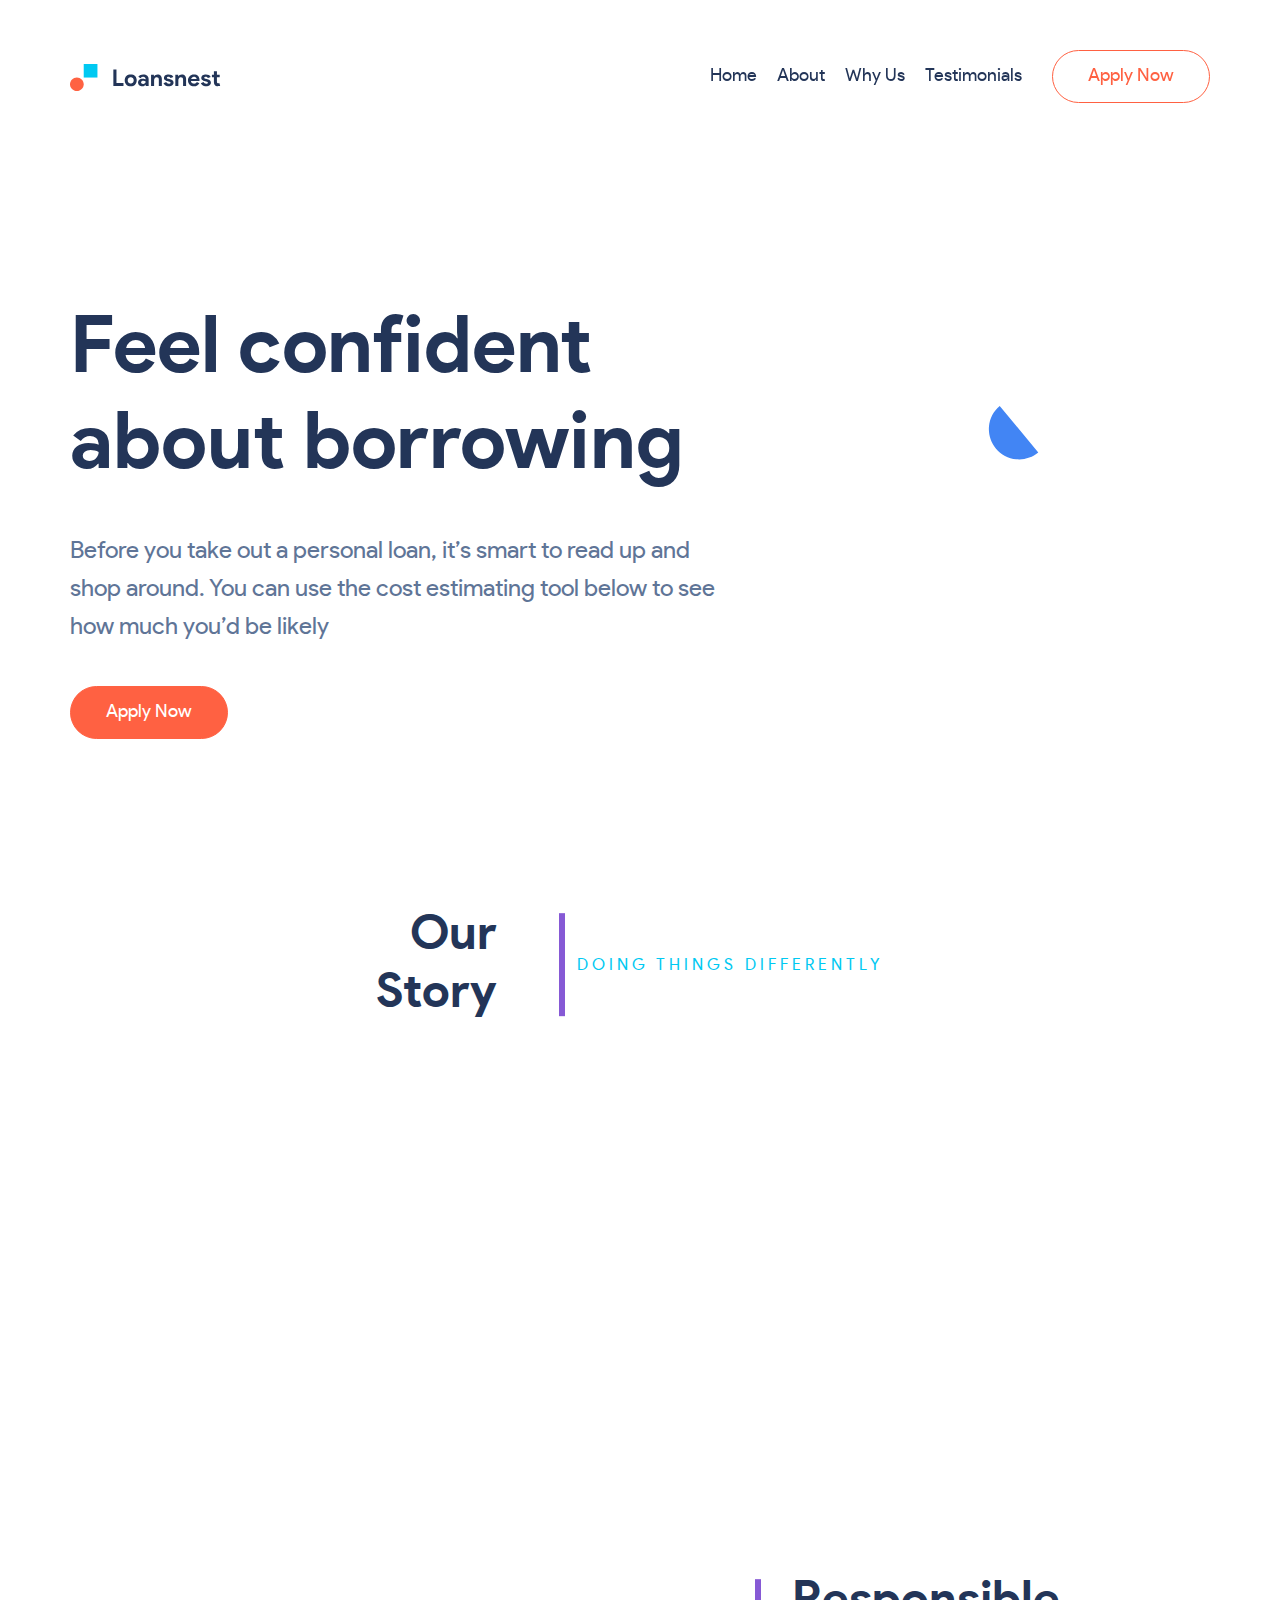
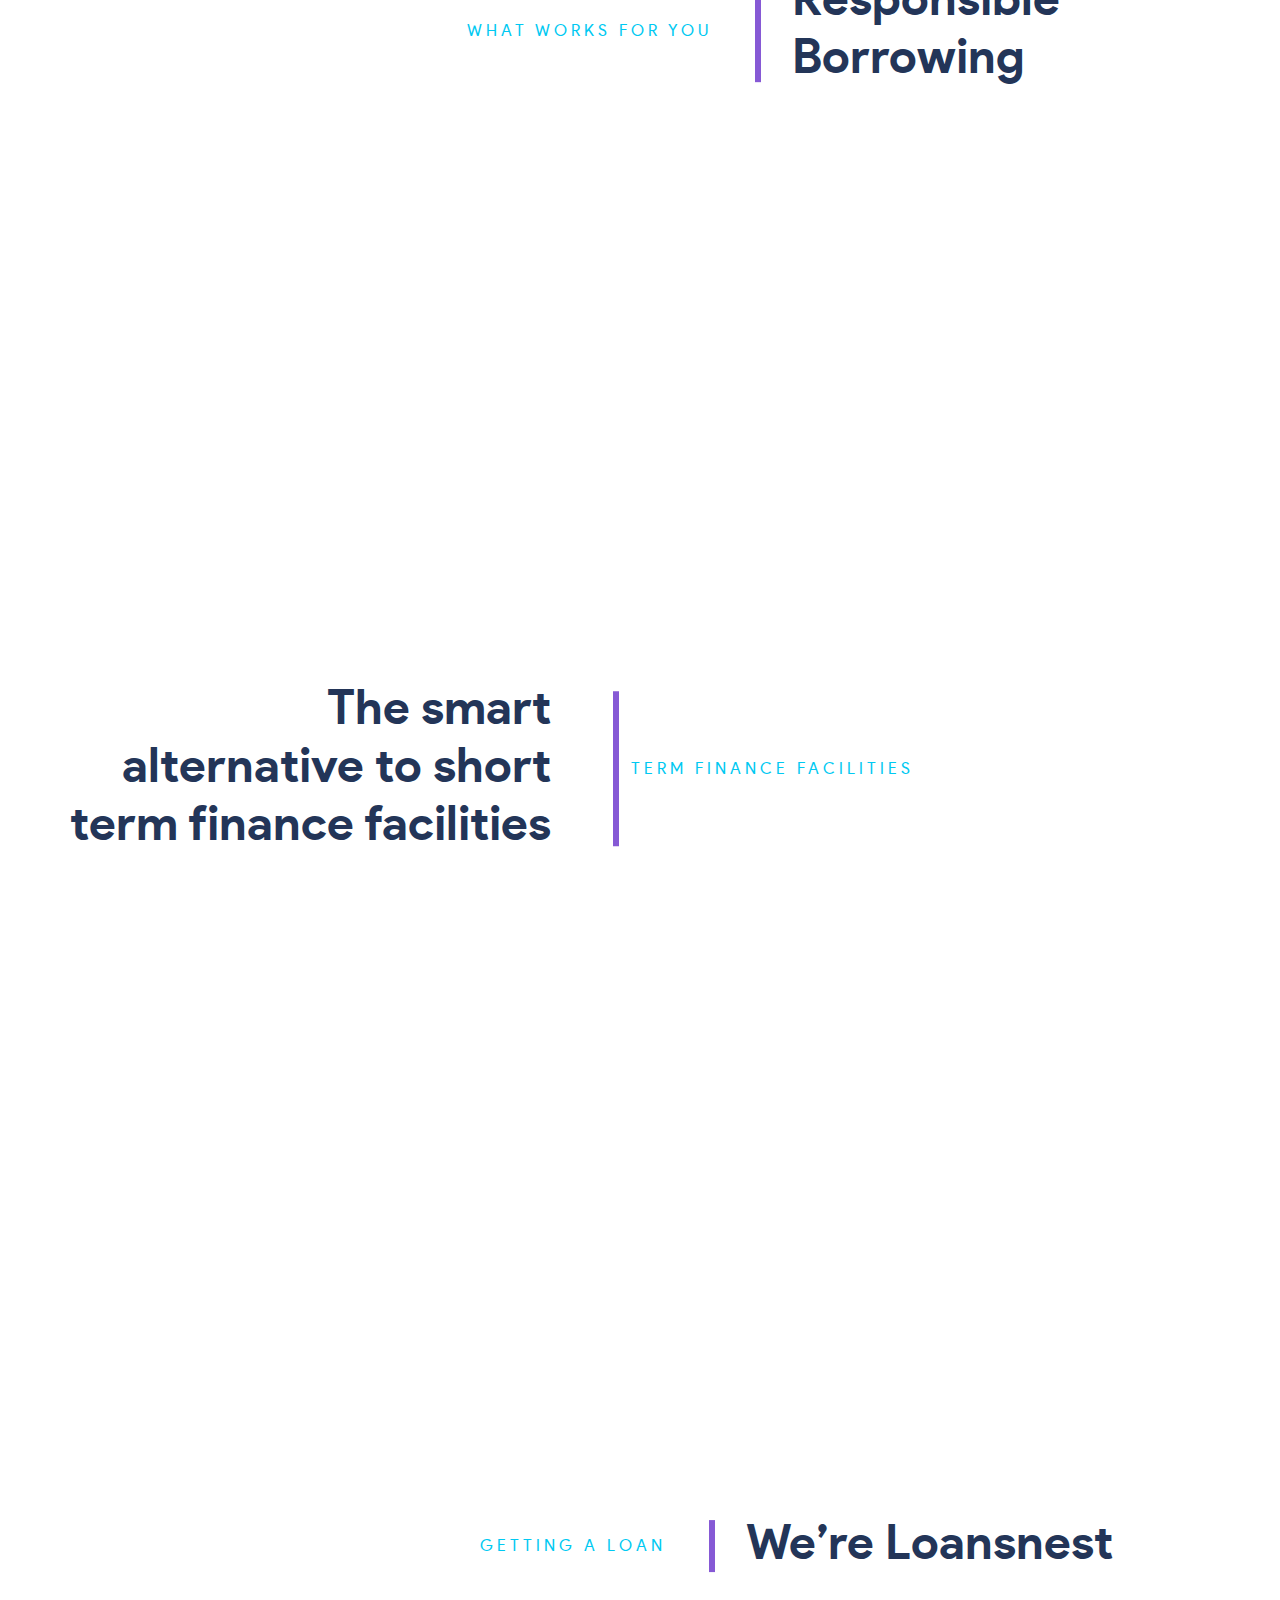
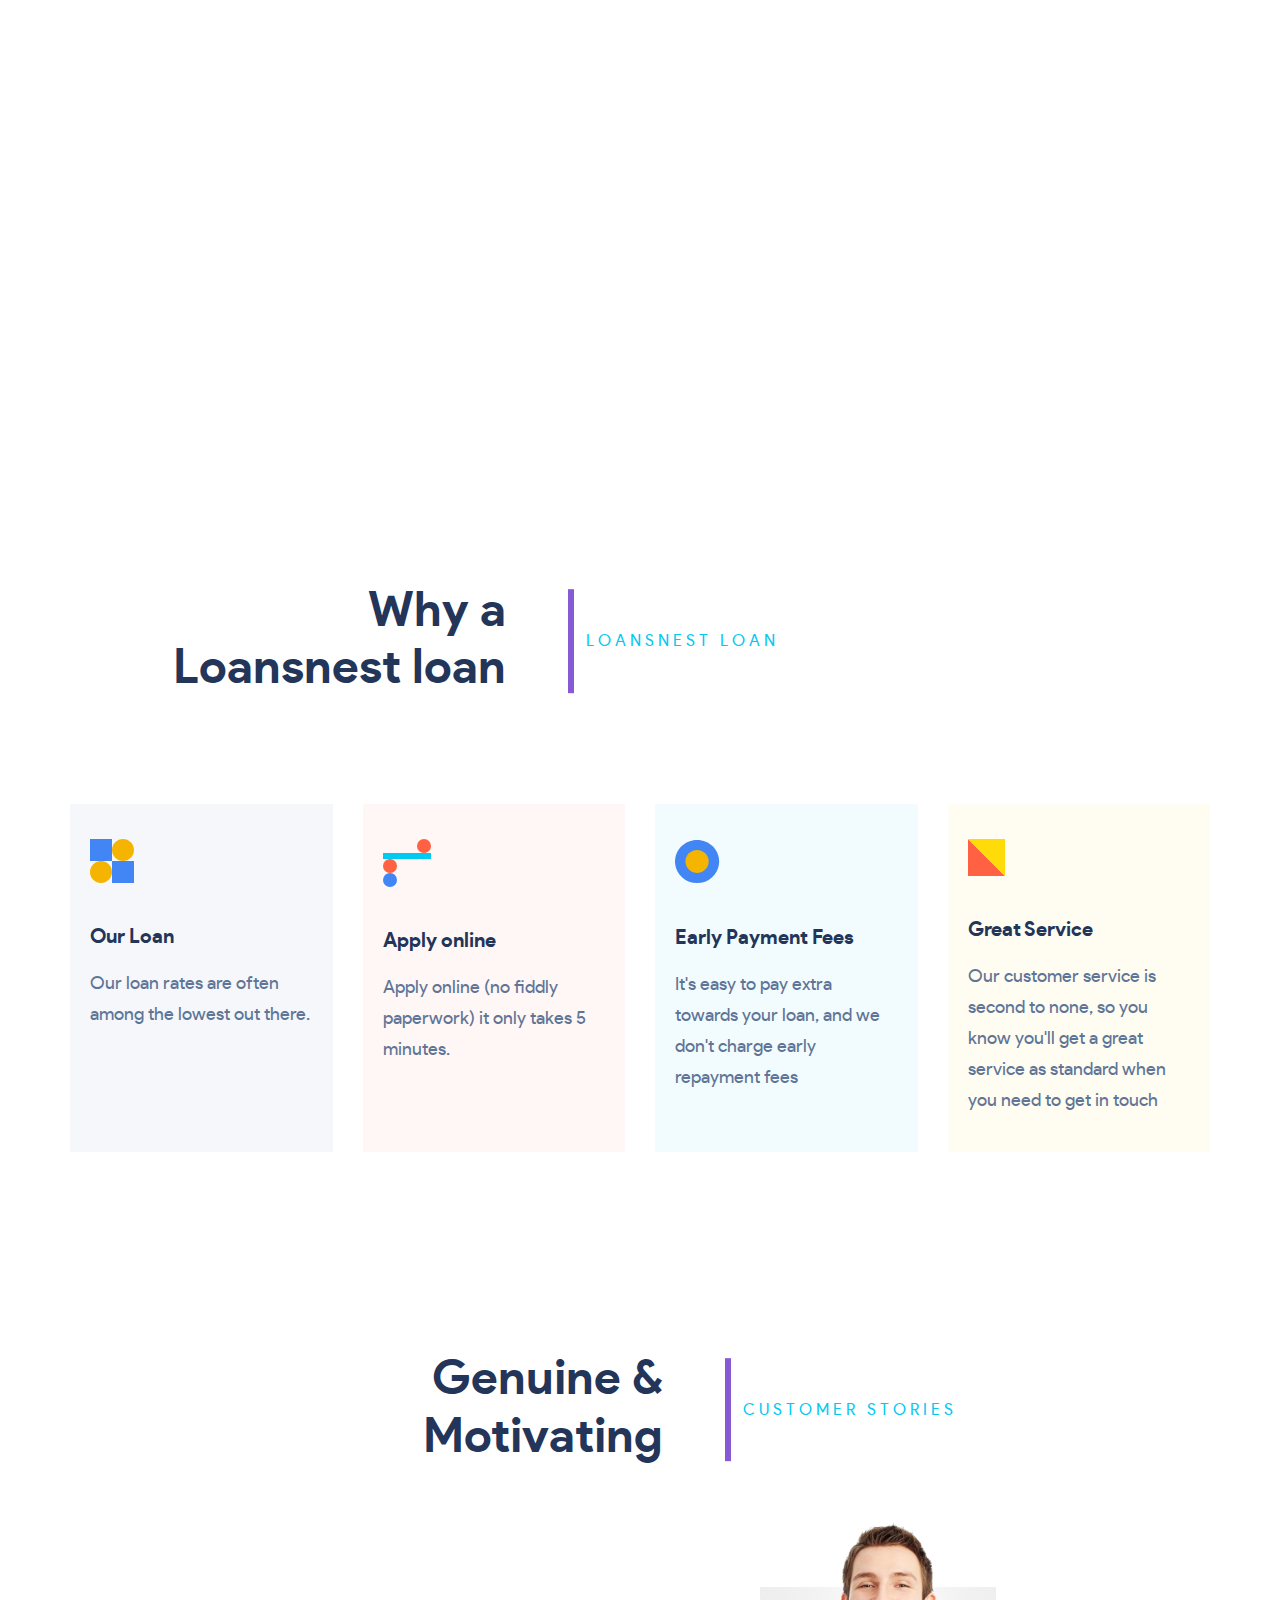
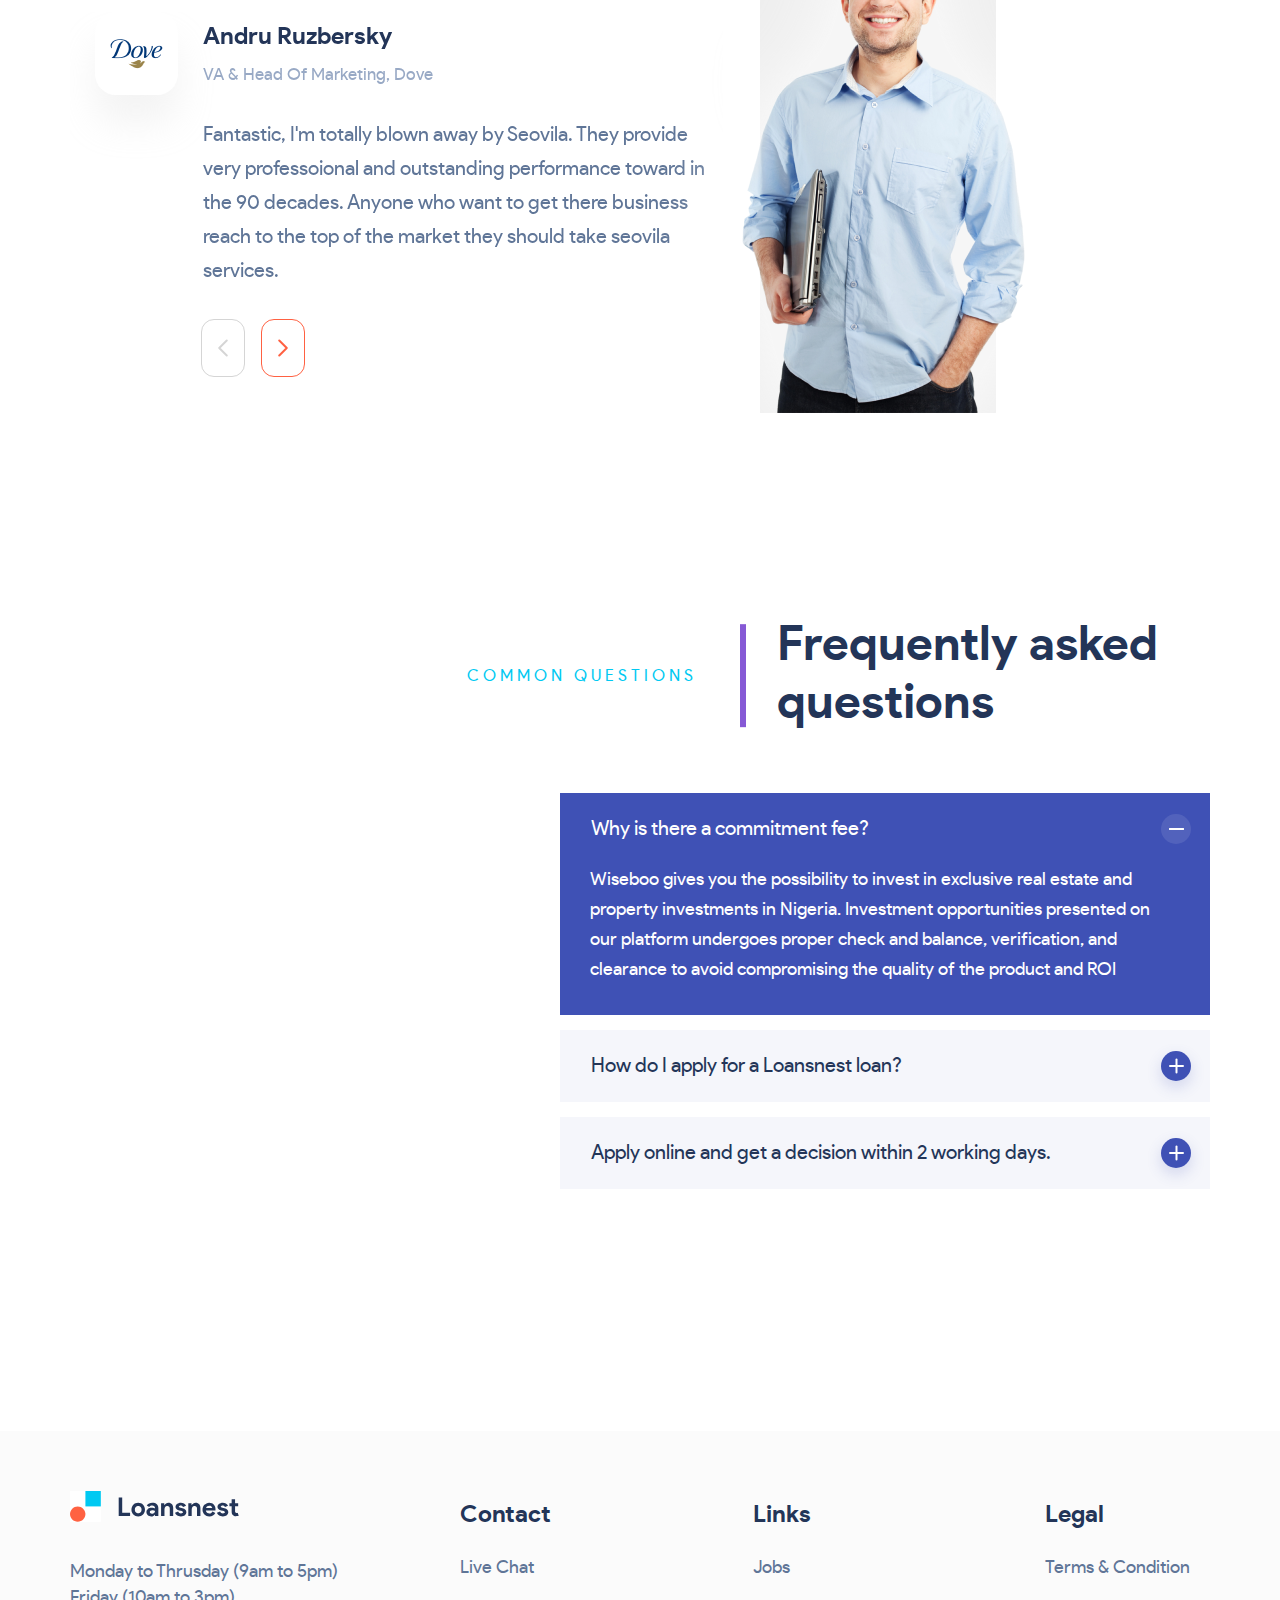
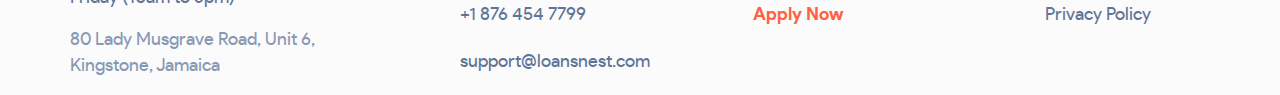
<file: index.html>
<!DOCTYPE html>
<html lang="zxx">
  <head>
    <meta charset="utf-8" />
    <title>Loansnest | Feel confident about borrowing</title>

    <!-- mobile responsive meta -->
    <meta name="viewport" content="width=device-width, initial-scale=1" />
    <meta name="viewport" content="width=device-width, initial-scale=1, maximum-scale=1" />

    <!-- Critical CSS -->
    <link href="css/critical.css" rel="stylesheet" />

    <!--Favicon-->
    <link rel="shortcut icon" href="images/favicon.png" type="image/x-icon" />
    <link rel="icon" href="images/favicon.png" type="image/x-icon" />
  </head>

  <body>

 

<!-- Navbar Start -->
<nav class="main-nav navbar navbar-expand-lg">
  <div class="container">
    <!-- Logo -->
    <a class="navbar-brand" href="index.html">
      <img class="logo-main" src="images/logo.svg" alt="logo">
      <img class="logo-mobile" src="images/logo-mobile.svg" alt="logo">
    </a>
    <!-- Toogle Button -->
    <button class="navbar-toggler collapsed" type="button" data-toggle="collapse" data-target="#mainNav">
      <span class="icon-bar"></span>
      <span class="icon-bar"></span>
      <span class="icon-bar"></span>
    </button>
    <div class="collapse navbar-collapse nav-list" id="mainNav">
      <!-- Navigation Links -->
      <ul class="navbar-nav ml-auto">
        <li class="nav-item">
          <a class="nav-link scroll-to" href="#hero" >Home</a>
        </li>
        <li class="nav-item">
          <a class="nav-link scroll-to" href="#about">About</a>
        </li>
        <li class="nav-item">
          <a class="nav-link scroll-to" href="#why">Why Us</a>
        </li>
        <li class="nav-item">
          <a class="nav-link scroll-to" href="#testimonial">Testimonials</a>
        </li>
      </ul>
      <div class="account-list list-inline">
        <li class="list-inline-item">
          <a href="http://application.loansnest.com/personal/" class="btn btn-base-outline">Apply Now</a>
        </li>
      </div>
    </div>
  </div>
</nav>
<!-- Navbar End -->

<section class="hero" id="hero">
  <div class="container">
    <div class="row">
      <div class="col-lg-8 col-12 order-2 order-lg-1">
        <div class="hero-content">
          <h1>
            Feel confident about borrowing
          </h1>
          <p>
            Before you take out a personal loan, it’s smart to read up and shop around. You can use the cost estimating tool below to see how much you’d be likely 
          </p>
          <a href="http://application.loansnest.com/personal/" class="btn btn-base">Apply Now</a>
        </div>
      </div>
      <div class="col-lg-4 col-12 ml-auto order-1 order-lg-2">
        <div class="hero-illustration">
          <svg class="hide-mobile" viewBox="0 0 330 396" fill="none" xmlns="http://www.w3.org/2000/svg">
            <path class="right-half" d="M169 396c42.7 0 83.651-17.068 113.844-47.449C313.038 318.17 330 276.965 330 234s-16.962-84.17-47.156-114.551C252.651 89.068 211.7 72 169 72v324z" fill="#4285F4"/>
            <path class="square" fill="#00C9F2" d="M0 0h169v166H0z"/>
            <path class="circle" d="M12.662 239.059c0-40.35 32.628-73.059 72.88-73.059 40.251 0 72.879 32.709 72.879 73.059 0 40.351-32.628 73.059-72.88 73.059-40.251 0-72.88-32.708-72.88-73.059z" fill="#FF6142"/>
            <path class="bottom-half" d="M168.969 396a84.781 84.781 0 00-6.37-32.247 84.31 84.31 0 00-18.138-27.337 83.663 83.663 0 00-27.147-18.268 83.161 83.161 0 00-32.021-6.414 83.16 83.16 0 00-32.02 6.414 83.664 83.664 0 00-27.147 18.268 84.32 84.32 0 00-18.14 27.337A84.77 84.77 0 001.618 396H168.97z" fill="#FFDC09"/>
          </svg>
          <svg class="hide-desktop" width="181" height="182" viewBox="0 0 181 182" fill="none" xmlns="http://www.w3.org/2000/svg">
            <path class="right-half" d="M90.586 181.746c23.979 0 46.976-9.574 63.932-26.616C171.474 138.088 181 114.974 181 90.873c0-24.1-9.526-47.215-26.482-64.257S114.565 0 90.586 0v181.746z" fill="#4285F4"/>
            <path class="square" fill="#00C9F2" d="M13.022 0h77.564v76.187H13.022z"/>
            <path class="circle" d="M18.834 109.717c0-18.519 14.974-33.53 33.448-33.53s33.449 15.011 33.449 33.53c0 18.52-14.975 33.531-33.449 33.531-18.474 0-33.448-15.011-33.448-33.531z" fill="#FF6142"/>
            <path class="bottom-half" d="M90.572 181.746a38.91 38.91 0 00-2.924-14.8 38.689 38.689 0 00-8.325-12.546 38.366 38.366 0 00-12.458-8.384 38.162 38.162 0 00-29.393 0 38.369 38.369 0 00-12.459 8.384 38.69 38.69 0 00-8.325 12.546 38.905 38.905 0 00-2.923 14.8h76.807z" fill="#F4B400"/>
          </svg>
        </div>
      </div>
    </div>
  </div>
</section>

<section class="story" id="about">
  <div class="container">
    <div class="row">
      <div class="col-lg-11 col-12 ml-auto">
        <div class="section-title">
          <h2>
            Our <br>Story
          </h2>
          <p>
            DOING THINGS DIFFERENTLY
          </p>
        </div>
        <div class="story-wrapper">
          <div class="story-illustration">
            <svg viewBox="0 0 246 246" fill="none" xmlns="http://www.w3.org/2000/svg">
              <path class="square" fill="#4285F4" d="M0 245.352V122.407h122.945v122.945z"/>
              <g class="right-circle">
                <path fill-rule="evenodd" clip-rule="evenodd" d="M123 183.471c0-33.966 27.534-61.5 61.5-61.5s61.5 27.534 61.5 61.5c0 33.965-27.534 61.5-61.5 61.5s-61.5-27.535-61.5-61.5z" fill="#0F9D58"/>
                <path fill="#fff" d="M184.5 183.471v-61.5H246v61.5z"/>
              </g>
              <path class="top-circle" fill-rule="evenodd" clip-rule="evenodd" d="M1.05 61.302C1.05 27.453 28.49.013 62.34.013c33.848 0 61.288 27.44 61.288 61.289 0 33.849-27.44 61.289-61.289 61.289-33.848 0-61.288-27.44-61.288-61.289z" fill="#FF6142"/>
            </svg>
          </div>
          <div class="story-content">
            <p data-aos="fade-up" data-aos-duration="800" data-aos-delay="1000" data-aos-once="true">
              Our founders saw an opportunity to create a better ﬁnancial services experience, giving people access to simpler loans. It's efﬁcient and online which keeps our overheads low and allows us to pass on the rewards to our customers, so everyone wins. We're proud to do things differently by obsessing about tech, data, and delivering an exceptional customer experience.
            </p>
          </div>
        </div>
      </div>
    </div>
  </div>
</section>

<section class="hiw">
  <div class="container">
    <div class="row">
      <div class="col-lg-11">
        <div class="section-title right">
          <h2>
            Responsible<br>Borrowing
          </h2>
          <p>
            WHAT WORKS FOR YOU
          </p>
        </div>
        <div class="hiw-wrapper">
          <div class="hiw-content">
            <p data-aos="fade-up" data-aos-duration="800" data-aos-delay="1000" data-aos-once="true">
              Before you take out a personal loan, it’s smart to read up and shop
              around. Taking out a loan should be done with carefull consideration
            </p>
          </div>
          <div class="hiw-illustration">
            <svg width="160" height="272" viewBox="0 0 160 272" fill="none" xmlns="http://www.w3.org/2000/svg">
              <circle class="circle-one" cx="80" cy="80" r="80" fill="#4285F4"/>
              <circle class="circle-two" cx="80" cy="192" r="80" fill="#8659D5"/>
            </svg>
            <!-- <div class="circle-one"></div>
            <div class="circle-two"></div> -->
          </div>
        </div>
      </div>
    </div>
  </div>
</section>

<section class="tff">
  <div class="container">
    <div class="row">
      <div class="col-lg-12 col-12">
        <div class="section-title">
          <h2>
            The smart <br>
            alternative to short <br>
            term  finance facilities
          </h2>
          <p>
            TERM FINANCE FACILITIES
          </p>
        </div>
        <div class="tff-wrapper">
          <div class="tff-illustration">
            <svg width="242" height="425" viewBox="0 0 242 425" fill="none" xmlns="http://www.w3.org/2000/svg">
              <path class="bottom-half" d="M120.654 424.399c-32 0-62.688-12.607-85.315-35.047C12.712 366.912 0 336.477 0 304.742s12.712-62.17 35.339-84.61c22.627-22.44 53.316-35.047 85.315-35.047v239.314z" fill="#4285F4"/>
              <path class="top-half" d="M37.55 101a84.42 84.42 0 006.358 32.145 84.033 84.033 0 0018.104 27.251 83.484 83.484 0 0027.095 18.21 83.086 83.086 0 0063.92 0 83.487 83.487 0 0027.094-18.21 84.023 84.023 0 0018.105-27.251A84.402 84.402 0 00204.583 101H37.551z" fill="#FF6142"/>
              <circle class="circle" cx="121.214" cy="50.481" r="50.481" fill="#FFDC09"/>
            </svg>
          </div>
          <div class="tff-content">
            <p data-aos="fade-up" data-aos-duration="800" data-aos-delay="1000" data-aos-once="true">
              We give our customers a fair deal as standard and our products are built so that we win when you win. We listen to what you want and change with your needs
            </p>
            <ul data-aos="fade-up" data-aos-duration="800" data-aos-delay="1200" data-aos-once="true">
              <li>Secured</li>
              <li>Unsecured</li>
            </ul>
          </div>
        </div>
      </div>
    </div>
  </div>
</section>

<section class="company">
  <div class="container">
    <div class="row">
      <div class="col-lg-11 col-12">
        <div class="section-title right">
          <h2>
            We’re Loansnest
          </h2>
          <p>
            Getting a loan
          </p>
        </div>
        <div class="company-wrapper">
          <div class="company-content">
            <p data-aos="fade-up" data-aos-duration="800" data-aos-delay="1000" data-aos-once="true">
              Technology has the power to simplify our lives: that’s the principle on which we founded LoansNest. Getting a loan shouldn’t be a complicated or lengthy process in the digital age.  We've helped individuals take the stress out of money by building our business on simplicity, speed, honesty and transparency. 
            </p>
          </div>
          <div class="company-illustration">
            <svg width="219" height="312" viewBox="0 0 219 312" fill="none" xmlns="http://www.w3.org/2000/svg">
              <path class="left-circle" d="M105 104.43a106.272 106.272 0 00-40.181 7.882 105.105 105.105 0 00-34.065 22.445 103.474 103.474 0 00-22.761 33.592A102.295 102.295 0 000 207.974c0 13.598 2.715 27.062 7.993 39.624a103.474 103.474 0 0022.761 33.592 105.127 105.127 0 0034.065 22.447A106.27 106.27 0 00105 311.518V104.43z" fill="#FF6142"/>
              <path class="bottom-circle" d="M105 254.134a57.714 57.714 0 004.339 21.96 57.409 57.409 0 0012.356 18.617 57.012 57.012 0 0018.492 12.44 56.665 56.665 0 0043.626 0 57.012 57.012 0 0018.492-12.44 57.425 57.425 0 0012.356-18.617 57.714 57.714 0 004.339-21.96H105z" fill="#FFDC09"/>
              <path class="square" fill="#FFDC09" d="M219 104v65H105v-65z"/>
              <path class="top-circle" fill-rule="evenodd" clip-rule="evenodd" d="M105.009 104.502l.485-.001a102.628 102.628 0 0039.541-8.038 103.342 103.342 0 0033.479-22.683 104.306 104.306 0 0022.323-33.873A104.972 104.972 0 00208.601 0L105.22.272l-.485.001.274 104.229z" fill="#0F9D58"/>
              <ellipse class="ellipse" cx="164" cy="211.5" rx="43" ry="42.5" fill="#4285F4"/>
            </svg>
          </div>
        </div>
      </div>
    </div>
  </div>
</section>

<section class="feature" id="why">
  <div class="container">
    <div class="row">
      <div class="col-12">
        <div class="section-title">
          <h2>
            Why a <br>Loansnest loan
          </h2>
          <p>
            Loansnest Loan
          </p>
        </div>
      </div>
      <div class="col-lg-3 col-md-6 col-12">
        <div class="feature-item cl-1">
          <div class="icon">
            <svg width="44" height="44" viewBox="0 0 44 44" fill="none" xmlns="http://www.w3.org/2000/svg"><path fill-rule="evenodd" clip-rule="evenodd" d="M33 0c6.075 0 11 4.925 11 11s-4.925 11-11 11-11-4.925-11-11S26.925 0 33 0zM11 22c6.075 0 11 4.925 11 11s-4.925 11-11 11S0 39.075 0 33s4.925-11 11-11z" fill="#F4B400"/><path fill="#4285F4" d="M0 0h22v22H0zM22 22h22v22H22z"/></svg>
          </div>
          <h3>Our Loan</h3>
          <p>
            Our loan rates are often among the lowest out there. 
          </p>
        </div>
      </div>
      <div class="col-lg-3 col-md-6 col-12">
        <div class="feature-item cl-2">
          <div class="icon">
            <svg width="48" height="48" viewBox="0 0 48 48" fill="none" xmlns="http://www.w3.org/2000/svg"><path fill="#00C9F2" d="M0 20v-6h48v6z"/><circle cx="41" cy="7" r="7" fill="#FF6142"/><circle cx="7" cy="27" r="7" fill="#FF6142"/><circle cx="7" cy="41" r="7" fill="#4285F4"/></svg>
          </div>
          <h3>Apply online</h3>
          <p>
            Apply online (no ﬁddly paperwork) it only takes 5 minutes. 
          </p>
        </div>
      </div>
      <div class="col-lg-3 col-md-6 col-12">
        <div class="feature-item cl-3">
          <div class="icon">
            <svg width="45" height="45" viewBox="0 0 45 45" fill="none" xmlns="http://www.w3.org/2000/svg"><path fill-rule="evenodd" clip-rule="evenodd" d="M0 22.5C0 10.559 9.882.879 22.072.879s22.072 9.68 22.072 21.62c0 11.942-9.882 21.622-22.072 21.622S0 34.44 0 22.5z" fill="#4285F4"/><path fill-rule="evenodd" clip-rule="evenodd" d="M10.416 22.5c0-6.306 5.218-11.418 11.656-11.418 6.438 0 11.657 5.112 11.657 11.418 0 6.306-5.22 11.418-11.657 11.418-6.438 0-11.656-5.112-11.656-11.418z" fill="#F4B400"/></svg>
          </div>
          <h3>Early Payment  Fees </h3>
          <p>
            It's easy to pay extra towards your loan, and we don't charge early repayment fees  
          </p>
        </div>
      </div>
      <div class="col-lg-3 col-md-6 col-12">
        <div class="feature-item cl-4">
          <div class="icon">
            <svg width="37" height="37" viewBox="0 0 37 37" fill="none" xmlns="http://www.w3.org/2000/svg"><path d="M0 0l17.956 17.956L37 37H0V0z" fill="#FF6142"/><path d="M37 37L19.044 19.044 0 0h37v37z" fill="#FFDC09"/></svg>
          </div>
          <h3>Great Service</h3>
          <p>
            Our customer service is second to none, so you know you'll get a great service as standard when you need to get in touch 
          </p>
        </div>
      </div>
    </div>
  </div>
</section>

<section class="testimonial" id="testimonial">
  <div class="container">
    <div class="row">
      <div class="col-12">
        <div class="section-title">
          <h2>
            Genuine & <br>Motivating
          </h2>
          <p>
            CUSTOMER STORIES
          </p>
        </div>
      </div>
    </div>
    <div class="row">
      <div class="col-lg-7 col-12 order-2 order-lg-1">
        <div class="testimonial-slider">
          <div class="testimonial-slider-item">
            <div class="content">
              <div class="logo">
                <img src="images/testimonial-logo.png" alt="testimonial-logo">
              </div>
              <div class="text-content">
                <h3>Andru Ruzbersky</h3>
                <span>VA & Head Of Marketing, Dove</span>
                <p>
                  Fantastic, I'm totally blown away by Seovila. They provide very professoional and outstanding performance toward in the 90 decades. Anyone who want to get there business reach to the top of the market  they should take seovila services. 
                </p>
              </div>
            </div>
          </div>
          <div class="testimonial-slider-item">
            <div class="content">
              <div class="logo">
                <img src="images/testimonial-logo.png" alt="testimonial-logo">
              </div>
              <div class="text-content">
                <h3>Andru Ruzbersky</h3>
                <span>VA & Head Of Marketing, Dove</span>
                <p>
                  Fantastic, I'm totally blown away by Seovila. They provide very professoional and outstanding performance toward in the 90 decades. Anyone who want to get there business reach to the top of the market  they should take seovila services. 
                </p>
              </div>
            </div>
          </div>
        </div>
      </div>
      <div class="col-lg-5 col-12 order-1 order-lg-2">
        <div class="testimonial-image-wrapper">
          <div class="testimonial-image">
            <img src="images/testimonial-client.png" alt="testimonial-client">
          </div>
          <div class="testimonial-illustration">
            <svg width="147" height="401" viewBox="0 0 147 401" fill="none" xmlns="http://www.w3.org/2000/svg">
              <path class="square" fill="#8659D5" d="M0 254h147v147H0z"/>
              <g class="circle">
                <path fill-rule="evenodd" clip-rule="evenodd" d="M68 146c29.823 0 54 24.177 54 54s-24.177 54-54 54-54-24.177-54-54 24.177-54 54-54z" fill="#FFDC09"/>
                <path fill="#fff" d="M68 200h54v54H68z"/>
              </g>
              <path class="half-circle" fill-rule="evenodd" clip-rule="evenodd" d="M63 145.771c39.806 0 72.074-32.632 72.074-72.885C135.074 32.632 102.806 0 63.001 0H63v145.771z" fill="#FF6142"/>
            </svg>
          </div>
        </div>
      </div>
    </div>
  </div>
</section>

<section class="faq">
  <div class="container">
    <div class="row">
      <div class="col-lg-11 ml-auto">
        <div class="section-title right">
          <h2>
            Frequently asked <br>questions
          </h2>
          <p>
            COMMON QUESTIONS
          </p>
        </div>
        <div class="faq-wrapper">
          <div class="faq-illustration">
            <svg width="272" height="331" viewBox="0 0 272 331" fill="none" xmlns="http://www.w3.org/2000/svg">
              <path class="right-half" d="M200.508 196.46c18.946-.008 37.114-7.595 50.506-21.092 13.392-13.497 20.911-31.798 20.903-50.878-.008-19.08-7.542-37.375-20.945-50.86-13.403-13.487-31.578-21.058-50.525-21.05l.03 71.94.031 71.94z" fill="#00C9F2"/>
              <path class="right-bar" fill="#4285F4" d="M133.659 196.49h133.659v133.659H133.659z"/>
              <path class="left-half" d="M0 66.364c0 17.601 7.04 34.481 19.574 46.927 12.533 12.446 29.531 19.438 47.255 19.438 17.725 0 34.723-6.992 47.256-19.438 12.533-12.446 19.574-29.326 19.574-46.927H0z" fill="#FF6142"/>
              <path class="left-bar" fill="#FFDC09" d="M0 132.516h133.659v197.632H0z"/>
            </svg>
          </div>
          <div class="faq-accordion" id="faqAccordion">
            <div class="faq-accordion-item">
              <div class="header">
                <h5 class="mb-0">
                  <button class="btn btn-link" type="button" data-toggle="collapse" data-target="#collapseOne" aria-expanded="true">
                    Why is there a commitment fee?
                    <div class="circle"></div>
                  </button>
                </h5>
              </div>
          
              <div id="collapseOne" class="collapse show" data-parent="#faqAccordion">
                <div class="body">
                  Wiseboo gives you the possibility to invest in exclusive real estate and property investments in Nigeria. Investment opportunities presented on our platform undergoes proper check and balance, verification, and clearance to avoid compromising the quality of the product and ROI
                </div>
              </div>
            </div>
            <div class="faq-accordion-item">
              <div class="header">
                <h5 class="mb-0">
                  <button class="btn btn-link collapsed" type="button" data-toggle="collapse" data-target="#collapseTwo" aria-expanded="false">
                    How do I apply for a Loansnest loan?
                    <div class="circle"></div>
                  </button>
                </h5>
              </div>
              <div id="collapseTwo" class="collapse" data-parent="#faqAccordion">
                <div class="body">
                  Wiseboo gives you the possibility to invest in exclusive real estate and property investments in Nigeria. Investment opportunities presented on our platform undergoes proper check and balance, verification, and clearance to avoid compromising the quality of the product and ROI
                </div>
              </div>
            </div>
            <div class="faq-accordion-item">
              <div class="header" id="headingThree">
                <h5 class="mb-0">
                  <button class="btn btn-link collapsed" type="button" data-toggle="collapse" data-target="#collapseThree" aria-expanded="false">
                    Apply online and get a decision within 2 working days.
                    <div class="circle"></div>
                  </button>
                </h5>
              </div>
              <div id="collapseThree" class="collapse" data-parent="#faqAccordion">
                <div class="body">
                  Wiseboo gives you the possibility to invest in exclusive real estate and property investments in Nigeria. Investment opportunities presented on our platform undergoes proper check and balance, verification, and clearance to avoid compromising the quality of the product and ROI
                </div>
              </div>
            </div>
          </div>
        </div>
      </div>
    </div>
  </div>
</section>

<footer class="footer">
  <div class="container">
    <div class="row">
      <div class="col-lg-4 col-md-6">
        <div class="footer-content">
          <img src="images/logo.svg" alt="footer-logo">
          <p>
            Monday to Thrusday (9am to 5pm)
            <br>
            Friday (10am to 3pm)
          </p>
          <p>
            80 Lady Musgrave Road, Unit 6, 
            <br>
            Kingstone, Jamaica
          </p>
        </div>
      </div>
      <div class="col-lg-3 col-md-6">
        <div class="footer-widget">
          <h3>
            Contact
          </h3>
          <ul>
            <li><a href="#">Live Chat</a></li>
            <li><a href="tel:+1 876 454 7799">+1 876 454 7799</a></li>
            <li><a href="mailto:support@loansnest.com">support@loansnest.com</a></li>
          </ul>
        </div>
      </div>
      <div class="col-lg-2 col-md-6">
        <div class="footer-widget">
          <h3>
            Links
          </h3>
          <ul>
            <li><a href="#">Jobs</a></li>
            <li><a href="http://application.loansnest.com/personal/" class="featured">Apply Now</a></li>
          </ul>
        </div>
      </div>
      <div class="col-lg-2 col-md-6 ml-auto">
        <div class="footer-widget">
          <h3>
            Legal
          </h3>
          <ul>
            <li><a href="terms-condition.html">Terms & Condition</a></li>
            <li><a href="#">Privacy Policy</a></li>
          </ul>
        </div>
      </div>
      <!-- <div class="col-12">
        <div class="footer-bottom-bar">
          <p>
            Design with 
            <svg width="18" height="16" viewBox="0 0 18 16" fill="none" xmlns="http://www.w3.org/2000/svg">
              <path d="M15.63 2.45765C15.2469 2.0744 14.7921 1.77038 14.2915 1.56296C13.7909 1.35554 13.2544 1.24878 12.7125 1.24878C12.1706 1.24878 11.6341 1.35554 11.1335 1.56296C10.6329 1.77038 10.1781 2.0744 9.795 2.45765L9 3.25265L8.205 2.45765C7.43123 1.68388 6.38177 1.24918 5.2875 1.24918C4.19322 1.24918 3.14377 1.68388 2.37 2.45765C1.59623 3.23142 1.16153 4.28087 1.16153 5.37515C1.16153 6.46942 1.59623 7.51888 2.37 8.29265L3.165 9.08765L9 14.9226L14.835 9.08765L15.63 8.29265C16.0132 7.90958 16.3173 7.45476 16.5247 6.95416C16.7321 6.45357 16.8389 5.91701 16.8389 5.37515C16.8389 4.83328 16.7321 4.29673 16.5247 3.79613C16.3173 3.29554 16.0132 2.84072 15.63 2.45765V2.45765Z" stroke="#FF0000" stroke-width="1.5" stroke-linecap="round" stroke-linejoin="round"/>
            </svg>
            by Matt & Co.  2020 All Rights Reserved Nestvested Limited 
          </p>
        </div>
      </div> -->
    </div>
  </div>
</footer>

<!-- Non Critical CSS -->
<link href="css/non-critical.css" rel="stylesheet" />
<!-- Vendor JS -->
<script src="js/vendor-min.js"></script>
<!-- Main JS -->
<script src="js/script-min.js"></script>
</body>
</html>
</file>
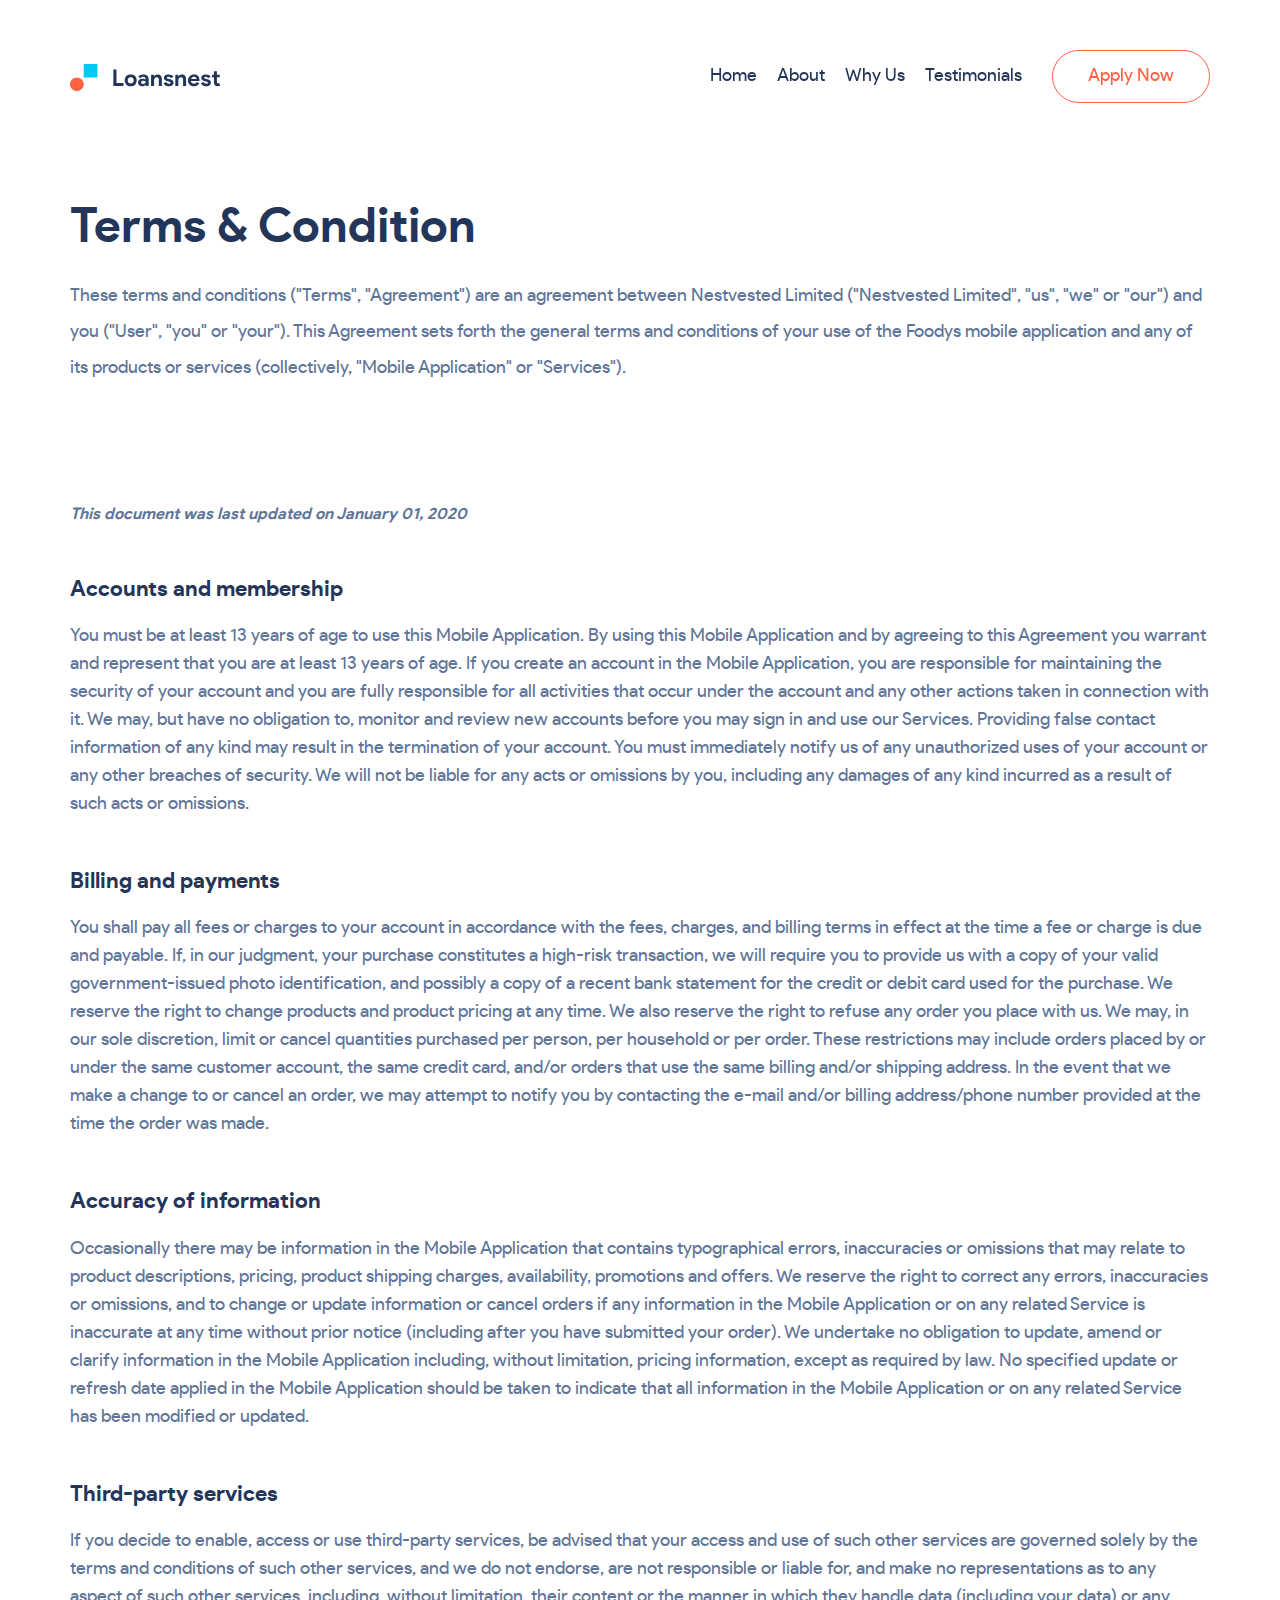
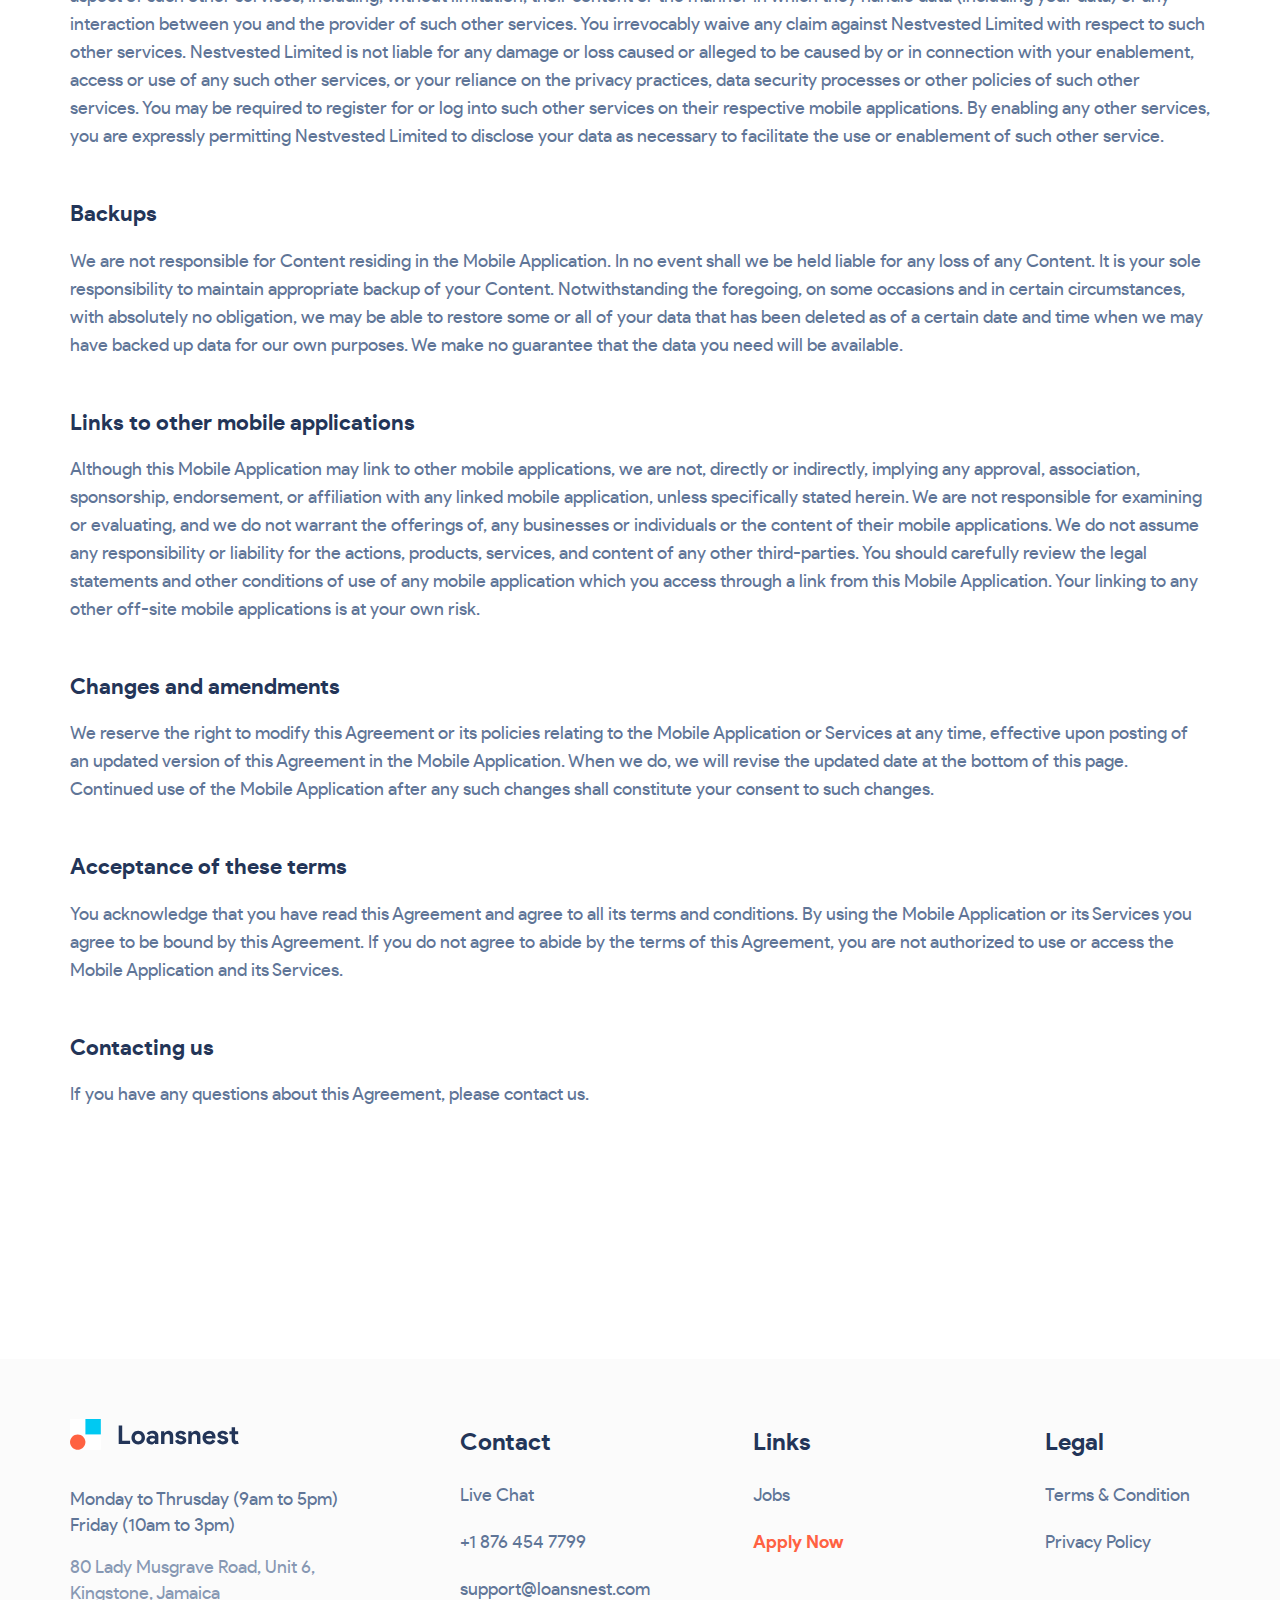
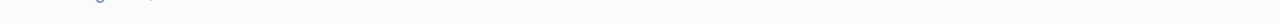
<file: terms-condition.html>
<!DOCTYPE html>
<html lang="zxx">
  <head>
    <meta charset="utf-8" />
    <title>Loansnest | Feel confident about borrowing</title>

    <!-- mobile responsive meta -->
    <meta name="viewport" content="width=device-width, initial-scale=1" />
    <meta name="viewport" content="width=device-width, initial-scale=1, maximum-scale=1" />

    <!-- Critical CSS -->
    <link href="css/critical.css" rel="stylesheet" />

    <!--Favicon-->
    <link rel="shortcut icon" href="images/favicon.png" type="image/x-icon" />
    <link rel="icon" href="images/favicon.png" type="image/x-icon" />
  </head>

  <body>

 

<!-- Navbar Start -->
<nav class="main-nav navbar navbar-expand-lg">
  <div class="container">
    <!-- Logo -->
    <a class="navbar-brand" href="index.html">
      <img class="logo-main" src="images/logo.svg" alt="logo">
      <img class="logo-mobile" src="images/logo-mobile.svg" alt="logo">
    </a>
    <!-- Toogle Button -->
    <button class="navbar-toggler collapsed" type="button" data-toggle="collapse" data-target="#mainNav">
      <span class="icon-bar"></span>
      <span class="icon-bar"></span>
      <span class="icon-bar"></span>
    </button>
    <div class="collapse navbar-collapse nav-list" id="mainNav">
      <!-- Navigation Links -->
      <ul class="navbar-nav ml-auto">
        <li class="nav-item">
          <a class="nav-link scroll-to" href="#hero" >Home</a>
        </li>
        <li class="nav-item">
          <a class="nav-link scroll-to" href="#about">About</a>
        </li>
        <li class="nav-item">
          <a class="nav-link scroll-to" href="#why">Why Us</a>
        </li>
        <li class="nav-item">
          <a class="nav-link scroll-to" href="#testimonial">Testimonials</a>
        </li>
      </ul>
      <div class="account-list list-inline">
        <li class="list-inline-item">
          <a href="http://application.loansnest.com/personal/" class="btn btn-base-outline">Apply Now</a>
        </li>
      </div>
    </div>
  </div>
</nav>
<!-- Navbar End -->

<section class="page-header">
  <div class="container">
    <div class="row">
      <div class="col-12">
        <h2>
          Terms & Condition
        </h2>
        <p>
          These terms and conditions ("Terms", "Agreement") are an agreement between Nestvested Limited ("Nestvested Limited", "us", "we" or "our") and you ("User", "you" or "your"). This Agreement sets forth the general terms and conditions of your use of the Foodys mobile application and any of its products or services (collectively, "Mobile Application" or "Services").
        </p>
      </div>
    </div>
  </div>
</section>

<section class="toc">
  <div class="container">
    <div class="row">
      <div class="col-12">
        <div class="toc-content">
          <span>This document was last updated on January 01, 2020</span>
          <div class="toc-item">
            <h3>Accounts and membership</h3>
            <p>
              You must be at least 13 years of age to use this Mobile Application. By using this Mobile Application and by agreeing to this Agreement you warrant and represent that you are at least 13 years of age. If you create an account in the Mobile Application, you are responsible for maintaining the security of your account and you are fully responsible for all activities that occur under the account and any other actions taken in connection with it. We may, but have no obligation to, monitor and review new accounts before you may sign in and use our Services. Providing false contact information of any kind may result in the termination of your account. You must immediately notify us of any unauthorized uses of your account or any other breaches of security. We will not be liable for any acts or omissions by you, including any damages of any kind incurred as a result of such acts or omissions.
            </p>
          </div>
          <div class="toc-item">
            <h3>Billing and payments</h3>
            <p>
              You shall pay all fees or charges to your account in accordance with the fees, charges, and billing terms in effect at the time a fee or charge is due and payable. If, in our judgment, your purchase constitutes a high-risk transaction, we will require you to provide us with a copy of your valid government-issued photo identification, and possibly a copy of a recent bank statement for the credit or debit card used for the purchase. We reserve the right to change products and product pricing at any time. We also reserve the right to refuse any order you place with us. We may, in our sole discretion, limit or cancel quantities purchased per person, per household or per order. These restrictions may include orders placed by or under the same customer account, the same credit card, and/or orders that use the same billing and/or shipping address. In the event that we make a change to or cancel an order, we may attempt to notify you by contacting the e-mail and/or billing address/phone number provided at the time the order was made.
            </p>
          </div>
          <div class="toc-item">
            <h3>Accuracy of information</h3>
            <p>
              Occasionally there may be information in the Mobile Application that contains typographical errors, inaccuracies or omissions that may relate to product descriptions, pricing, product shipping charges, availability, promotions and offers. We reserve the right to correct any errors, inaccuracies or omissions, and to change or update information or cancel orders if any information in the Mobile Application or on any related Service is inaccurate at any time without prior notice (including after you have submitted your order). We undertake no obligation to update, amend or clarify information in the Mobile Application including, without limitation, pricing information, except as required by law. No specified update or refresh date applied in the Mobile Application should be taken to indicate that all information in the Mobile Application or on any related Service has been modified or updated.
            </p>
          </div>
          <div class="toc-item">
            <h3>Third-party services</h3>
            <p>
              If you decide to enable, access or use third-party services, be advised that your access and use of such other services are governed solely by the terms and conditions of such other services, and we do not endorse, are not responsible or liable for, and make no representations as to any aspect of such other services, including, without limitation, their content or the manner in which they handle data (including your data) or any interaction between you and the provider of such other services. You irrevocably waive any claim against Nestvested Limited with respect to such other services. Nestvested Limited is not liable for any damage or loss caused or alleged to be caused by or in connection with your enablement, access or use of any such other services, or your reliance on the privacy practices, data security processes or other policies of such other services. You may be required to register for or log into such other services on their respective mobile applications. By enabling any other services, you are expressly permitting Nestvested Limited to disclose your data as necessary to facilitate the use or enablement of such other service.
            </p>
          </div>
          <div class="toc-item">
            <h3>Backups</h3>
            <p>
              We are not responsible for Content residing in the Mobile Application. In no event shall we be held liable for any loss of any Content. It is your sole responsibility to maintain appropriate backup of your Content. Notwithstanding the foregoing, on some occasions and in certain circumstances, with absolutely no obligation, we may be able to restore some or all of your data that has been deleted as of a certain date and time when we may have backed up data for our own purposes. We make no guarantee that the data you need will be available.
            </p>
          </div>
          <div class="toc-item">
            <h3>Links to other mobile applications</h3>
            <p>
              Although this Mobile Application may link to other mobile applications, we are not, directly or indirectly, implying any approval, association, sponsorship, endorsement, or affiliation with any linked mobile application, unless specifically stated herein. We are not responsible for examining or evaluating, and we do not warrant the offerings of, any businesses or individuals or the content of their mobile applications. We do not assume any responsibility or liability for the actions, products, services, and content of any other third-parties. You should carefully review the legal statements and other conditions of use of any mobile application which you access through a link from this Mobile Application. Your linking to any other off-site mobile applications is at your own risk.
            </p>
          </div>
          <div class="toc-item">
            <h3>Changes and amendments</h3>
            <p>
              We reserve the right to modify this Agreement or its policies relating to the Mobile Application or Services at any time, effective upon posting of an updated version of this Agreement in the Mobile Application. When we do, we will revise the updated date at the bottom of this page. Continued use of the Mobile Application after any such changes shall constitute your consent to such changes.
            </p>
          </div>
          <div class="toc-item">
            <h3>Acceptance of these terms</h3>
            <p>
              You acknowledge that you have read this Agreement and agree to all its terms and conditions. By using the Mobile Application or its Services you agree to be bound by this Agreement. If you do not agree to abide by the terms of this Agreement, you are not authorized to use or access the Mobile Application and its Services.
            </p>
          </div>
          <div class="toc-item">
            <h3>Contacting us</h3>
            <p>
              If you have any questions about this Agreement, please contact us.
            </p>
          </div>
        </div>
      </div>
    </div>
  </div>
</section>

<footer class="footer">
  <div class="container">
    <div class="row">
      <div class="col-lg-4 col-md-6">
        <div class="footer-content">
          <img src="images/logo.svg" alt="footer-logo">
          <p>
            Monday to Thrusday (9am to 5pm)
            <br>
            Friday (10am to 3pm)
          </p>
          <p>
            80 Lady Musgrave Road, Unit 6, 
            <br>
            Kingstone, Jamaica
          </p>
        </div>
      </div>
      <div class="col-lg-3 col-md-6">
        <div class="footer-widget">
          <h3>
            Contact
          </h3>
          <ul>
            <li><a href="#">Live Chat</a></li>
            <li><a href="tel:+1 876 454 7799">+1 876 454 7799</a></li>
            <li><a href="mailto:support@loansnest.com">support@loansnest.com</a></li>
          </ul>
        </div>
      </div>
      <div class="col-lg-2 col-md-6">
        <div class="footer-widget">
          <h3>
            Links
          </h3>
          <ul>
            <li><a href="#">Jobs</a></li>
            <li><a href="http://application.loansnest.com/personal/" class="featured">Apply Now</a></li>
          </ul>
        </div>
      </div>
      <div class="col-lg-2 col-md-6 ml-auto">
        <div class="footer-widget">
          <h3>
            Legal
          </h3>
          <ul>
            <li><a href="terms-condition.html">Terms & Condition</a></li>
            <li><a href="#">Privacy Policy</a></li>
          </ul>
        </div>
      </div>
      <!-- <div class="col-12">
        <div class="footer-bottom-bar">
          <p>
            Design with 
            <svg width="18" height="16" viewBox="0 0 18 16" fill="none" xmlns="http://www.w3.org/2000/svg">
              <path d="M15.63 2.45765C15.2469 2.0744 14.7921 1.77038 14.2915 1.56296C13.7909 1.35554 13.2544 1.24878 12.7125 1.24878C12.1706 1.24878 11.6341 1.35554 11.1335 1.56296C10.6329 1.77038 10.1781 2.0744 9.795 2.45765L9 3.25265L8.205 2.45765C7.43123 1.68388 6.38177 1.24918 5.2875 1.24918C4.19322 1.24918 3.14377 1.68388 2.37 2.45765C1.59623 3.23142 1.16153 4.28087 1.16153 5.37515C1.16153 6.46942 1.59623 7.51888 2.37 8.29265L3.165 9.08765L9 14.9226L14.835 9.08765L15.63 8.29265C16.0132 7.90958 16.3173 7.45476 16.5247 6.95416C16.7321 6.45357 16.8389 5.91701 16.8389 5.37515C16.8389 4.83328 16.7321 4.29673 16.5247 3.79613C16.3173 3.29554 16.0132 2.84072 15.63 2.45765V2.45765Z" stroke="#FF0000" stroke-width="1.5" stroke-linecap="round" stroke-linejoin="round"/>
            </svg>
            by Matt & Co.  2020 All Rights Reserved Nestvested Limited 
          </p>
        </div>
      </div> -->
    </div>
  </div>
</footer>

<!-- Non Critical CSS -->
<link href="css/non-critical.css" rel="stylesheet" />
<!-- Vendor JS -->
<script src="js/vendor-min.js"></script>
<!-- Main JS -->
<script src="js/script-min.js"></script>
</body>
</html>
</file>
<file: css/non-critical.css>
@charset "UTF-8";
/* Slider */
.slick-slider {
  position: relative;
  display: block;
  box-sizing: border-box;
  -webkit-user-select: none;
  -moz-user-select: none;
  -ms-user-select: none;
  user-select: none;
  -webkit-touch-callout: none;
  -khtml-user-select: none;
  touch-action: pan-y;
  -webkit-tap-highlight-color: transparent;
}

.slick-list {
  position: relative;
  display: block;
  overflow: hidden;
  margin: 0;
  padding: 0;
}

.slick-list:focus {
  outline: none;
}

.slick-list.dragging {
  cursor: pointer;
  cursor: hand;
}

.slick-slider .slick-track,
.slick-slider .slick-list {
  -webkit-transform: translate3d(0, 0, 0);
  transform: translate3d(0, 0, 0);
}

.slick-track {
  position: relative;
  top: 0;
  left: 0;
  display: block;
  margin-left: auto;
  margin-right: auto;
}

.slick-track:before,
.slick-track:after {
  display: table;
  content: '';
}

.slick-track:after {
  clear: both;
}

.slick-loading .slick-track {
  visibility: hidden;
}

.slick-slide {
  display: none;
  float: left;
  height: 100%;
  min-height: 1px;
}

[dir='rtl'] .slick-slide {
  float: right;
}

.slick-slide img {
  display: block;
}

.slick-slide.slick-loading img {
  display: none;
}

.slick-slide.dragging img {
  pointer-events: none;
}

.slick-initialized .slick-slide {
  display: block;
}

.slick-loading .slick-slide {
  visibility: hidden;
}

.slick-vertical .slick-slide {
  display: block;
  height: auto;
  border: 1px solid transparent;
}

.slick-arrow.slick-hidden {
  display: none;
}

/* Icons */
@font-face {
  font-family: 'slick';
  font-weight: normal;
  font-style: normal;
  src: url("../fonts/slick.eot");
  src: url("../fonts/slick.eot?#iefix") format("embedded-opentype"), url("../fonts/slick.woff") format("woff"), url("../fonts/slick.ttf") format("truetype"), url("../fonts/slick.svg#slick") format("svg");
  font-display: swap;
}

/* Arrows */
.slick-prev,
.slick-next {
  font-size: 0;
  line-height: 0;
  position: absolute;
  top: 50%;
  display: block;
  width: 20px;
  height: 20px;
  padding: 0;
  -webkit-transform: translate(0, -50%);
  transform: translate(0, -50%);
  cursor: pointer;
  color: transparent;
  border: none;
  outline: none;
  background: transparent;
}

.slick-prev:hover,
.slick-prev:focus,
.slick-next:hover,
.slick-next:focus {
  color: transparent;
  outline: none;
  background: transparent;
}

.slick-prev:hover:before,
.slick-prev:focus:before,
.slick-next:hover:before,
.slick-next:focus:before {
  opacity: 1;
}

.slick-prev.slick-disabled:before,
.slick-next.slick-disabled:before {
  opacity: .25;
}

.slick-prev:before,
.slick-next:before {
  font-family: 'slick';
  font-size: 20px;
  line-height: 1;
  opacity: .75;
  color: white;
  -webkit-font-smoothing: antialiased;
  -moz-osx-font-smoothing: grayscale;
}

.slick-prev {
  left: -25px;
}

[dir='rtl'] .slick-prev {
  right: -25px;
  left: auto;
}

.slick-prev:before {
  content: '←';
}

[dir='rtl'] .slick-prev:before {
  content: '→';
}

.slick-next {
  right: -25px;
}

[dir='rtl'] .slick-next {
  right: auto;
  left: -25px;
}

.slick-next:before {
  content: '→';
}

[dir='rtl'] .slick-next:before {
  content: '←';
}

/* Dots */
.slick-dotted.slick-slider {
  margin-bottom: 30px;
}

.slick-dots {
  position: absolute;
  bottom: -25px;
  display: block;
  width: 100%;
  padding: 0;
  margin: 0;
  list-style: none;
  text-align: center;
}

.slick-dots li {
  position: relative;
  display: inline-block;
  width: 20px;
  height: 20px;
  margin: 0 5px;
  padding: 0;
  cursor: pointer;
}

.slick-dots li button {
  font-size: 0;
  line-height: 0;
  display: block;
  width: 20px;
  height: 20px;
  padding: 5px;
  cursor: pointer;
  color: transparent;
  border: 0;
  outline: none;
  background: transparent;
}

.slick-dots li button:hover,
.slick-dots li button:focus {
  outline: none;
}

.slick-dots li button:hover:before,
.slick-dots li button:focus:before {
  opacity: 1;
}

.slick-dots li button:before {
  font-family: 'slick';
  font-size: 6px;
  line-height: 20px;
  position: absolute;
  top: 0;
  left: 0;
  width: 20px;
  height: 20px;
  content: '•';
  text-align: center;
  opacity: .25;
  color: black;
  -webkit-font-smoothing: antialiased;
  -moz-osx-font-smoothing: grayscale;
}

.slick-dots li.slick-active button:before {
  opacity: .75;
  color: black;
}

[data-aos][data-aos][data-aos-duration="50"], body[data-aos-duration="50"] [data-aos] {
  transition-duration: 50ms;
}

[data-aos][data-aos][data-aos-delay="50"], body[data-aos-delay="50"] [data-aos] {
  transition-delay: 0;
}

[data-aos][data-aos][data-aos-delay="50"].aos-animate, body[data-aos-delay="50"] [data-aos].aos-animate {
  transition-delay: 50ms;
}

[data-aos][data-aos][data-aos-duration="100"], body[data-aos-duration="100"] [data-aos] {
  transition-duration: .1s;
}

[data-aos][data-aos][data-aos-delay="100"], body[data-aos-delay="100"] [data-aos] {
  transition-delay: 0;
}

[data-aos][data-aos][data-aos-delay="100"].aos-animate, body[data-aos-delay="100"] [data-aos].aos-animate {
  transition-delay: .1s;
}

[data-aos][data-aos][data-aos-duration="150"], body[data-aos-duration="150"] [data-aos] {
  transition-duration: .15s;
}

[data-aos][data-aos][data-aos-delay="150"], body[data-aos-delay="150"] [data-aos] {
  transition-delay: 0;
}

[data-aos][data-aos][data-aos-delay="150"].aos-animate, body[data-aos-delay="150"] [data-aos].aos-animate {
  transition-delay: .15s;
}

[data-aos][data-aos][data-aos-duration="200"], body[data-aos-duration="200"] [data-aos] {
  transition-duration: .2s;
}

[data-aos][data-aos][data-aos-delay="200"], body[data-aos-delay="200"] [data-aos] {
  transition-delay: 0;
}

[data-aos][data-aos][data-aos-delay="200"].aos-animate, body[data-aos-delay="200"] [data-aos].aos-animate {
  transition-delay: .2s;
}

[data-aos][data-aos][data-aos-duration="250"], body[data-aos-duration="250"] [data-aos] {
  transition-duration: .25s;
}

[data-aos][data-aos][data-aos-delay="250"], body[data-aos-delay="250"] [data-aos] {
  transition-delay: 0;
}

[data-aos][data-aos][data-aos-delay="250"].aos-animate, body[data-aos-delay="250"] [data-aos].aos-animate {
  transition-delay: .25s;
}

[data-aos][data-aos][data-aos-duration="300"], body[data-aos-duration="300"] [data-aos] {
  transition-duration: .3s;
}

[data-aos][data-aos][data-aos-delay="300"], body[data-aos-delay="300"] [data-aos] {
  transition-delay: 0;
}

[data-aos][data-aos][data-aos-delay="300"].aos-animate, body[data-aos-delay="300"] [data-aos].aos-animate {
  transition-delay: .3s;
}

[data-aos][data-aos][data-aos-duration="350"], body[data-aos-duration="350"] [data-aos] {
  transition-duration: .35s;
}

[data-aos][data-aos][data-aos-delay="350"], body[data-aos-delay="350"] [data-aos] {
  transition-delay: 0;
}

[data-aos][data-aos][data-aos-delay="350"].aos-animate, body[data-aos-delay="350"] [data-aos].aos-animate {
  transition-delay: .35s;
}

[data-aos][data-aos][data-aos-duration="400"], body[data-aos-duration="400"] [data-aos] {
  transition-duration: .4s;
}

[data-aos][data-aos][data-aos-delay="400"], body[data-aos-delay="400"] [data-aos] {
  transition-delay: 0;
}

[data-aos][data-aos][data-aos-delay="400"].aos-animate, body[data-aos-delay="400"] [data-aos].aos-animate {
  transition-delay: .4s;
}

[data-aos][data-aos][data-aos-duration="450"], body[data-aos-duration="450"] [data-aos] {
  transition-duration: .45s;
}

[data-aos][data-aos][data-aos-delay="450"], body[data-aos-delay="450"] [data-aos] {
  transition-delay: 0;
}

[data-aos][data-aos][data-aos-delay="450"].aos-animate, body[data-aos-delay="450"] [data-aos].aos-animate {
  transition-delay: .45s;
}

[data-aos][data-aos][data-aos-duration="500"], body[data-aos-duration="500"] [data-aos] {
  transition-duration: .5s;
}

[data-aos][data-aos][data-aos-delay="500"], body[data-aos-delay="500"] [data-aos] {
  transition-delay: 0;
}

[data-aos][data-aos][data-aos-delay="500"].aos-animate, body[data-aos-delay="500"] [data-aos].aos-animate {
  transition-delay: .5s;
}

[data-aos][data-aos][data-aos-duration="550"], body[data-aos-duration="550"] [data-aos] {
  transition-duration: .55s;
}

[data-aos][data-aos][data-aos-delay="550"], body[data-aos-delay="550"] [data-aos] {
  transition-delay: 0;
}

[data-aos][data-aos][data-aos-delay="550"].aos-animate, body[data-aos-delay="550"] [data-aos].aos-animate {
  transition-delay: .55s;
}

[data-aos][data-aos][data-aos-duration="600"], body[data-aos-duration="600"] [data-aos] {
  transition-duration: .6s;
}

[data-aos][data-aos][data-aos-delay="600"], body[data-aos-delay="600"] [data-aos] {
  transition-delay: 0;
}

[data-aos][data-aos][data-aos-delay="600"].aos-animate, body[data-aos-delay="600"] [data-aos].aos-animate {
  transition-delay: .6s;
}

[data-aos][data-aos][data-aos-duration="650"], body[data-aos-duration="650"] [data-aos] {
  transition-duration: .65s;
}

[data-aos][data-aos][data-aos-delay="650"], body[data-aos-delay="650"] [data-aos] {
  transition-delay: 0;
}

[data-aos][data-aos][data-aos-delay="650"].aos-animate, body[data-aos-delay="650"] [data-aos].aos-animate {
  transition-delay: .65s;
}

[data-aos][data-aos][data-aos-duration="700"], body[data-aos-duration="700"] [data-aos] {
  transition-duration: .7s;
}

[data-aos][data-aos][data-aos-delay="700"], body[data-aos-delay="700"] [data-aos] {
  transition-delay: 0;
}

[data-aos][data-aos][data-aos-delay="700"].aos-animate, body[data-aos-delay="700"] [data-aos].aos-animate {
  transition-delay: .7s;
}

[data-aos][data-aos][data-aos-duration="750"], body[data-aos-duration="750"] [data-aos] {
  transition-duration: .75s;
}

[data-aos][data-aos][data-aos-delay="750"], body[data-aos-delay="750"] [data-aos] {
  transition-delay: 0;
}

[data-aos][data-aos][data-aos-delay="750"].aos-animate, body[data-aos-delay="750"] [data-aos].aos-animate {
  transition-delay: .75s;
}

[data-aos][data-aos][data-aos-duration="800"], body[data-aos-duration="800"] [data-aos] {
  transition-duration: .8s;
}

[data-aos][data-aos][data-aos-delay="800"], body[data-aos-delay="800"] [data-aos] {
  transition-delay: 0;
}

[data-aos][data-aos][data-aos-delay="800"].aos-animate, body[data-aos-delay="800"] [data-aos].aos-animate {
  transition-delay: .8s;
}

[data-aos][data-aos][data-aos-duration="850"], body[data-aos-duration="850"] [data-aos] {
  transition-duration: .85s;
}

[data-aos][data-aos][data-aos-delay="850"], body[data-aos-delay="850"] [data-aos] {
  transition-delay: 0;
}

[data-aos][data-aos][data-aos-delay="850"].aos-animate, body[data-aos-delay="850"] [data-aos].aos-animate {
  transition-delay: .85s;
}

[data-aos][data-aos][data-aos-duration="900"], body[data-aos-duration="900"] [data-aos] {
  transition-duration: .9s;
}

[data-aos][data-aos][data-aos-delay="900"], body[data-aos-delay="900"] [data-aos] {
  transition-delay: 0;
}

[data-aos][data-aos][data-aos-delay="900"].aos-animate, body[data-aos-delay="900"] [data-aos].aos-animate {
  transition-delay: .9s;
}

[data-aos][data-aos][data-aos-duration="950"], body[data-aos-duration="950"] [data-aos] {
  transition-duration: .95s;
}

[data-aos][data-aos][data-aos-delay="950"], body[data-aos-delay="950"] [data-aos] {
  transition-delay: 0;
}

[data-aos][data-aos][data-aos-delay="950"].aos-animate, body[data-aos-delay="950"] [data-aos].aos-animate {
  transition-delay: .95s;
}

[data-aos][data-aos][data-aos-duration="1000"], body[data-aos-duration="1000"] [data-aos] {
  transition-duration: 1s;
}

[data-aos][data-aos][data-aos-delay="1000"], body[data-aos-delay="1000"] [data-aos] {
  transition-delay: 0;
}

[data-aos][data-aos][data-aos-delay="1000"].aos-animate, body[data-aos-delay="1000"] [data-aos].aos-animate {
  transition-delay: 1s;
}

[data-aos][data-aos][data-aos-duration="1050"], body[data-aos-duration="1050"] [data-aos] {
  transition-duration: 1.05s;
}

[data-aos][data-aos][data-aos-delay="1050"], body[data-aos-delay="1050"] [data-aos] {
  transition-delay: 0;
}

[data-aos][data-aos][data-aos-delay="1050"].aos-animate, body[data-aos-delay="1050"] [data-aos].aos-animate {
  transition-delay: 1.05s;
}

[data-aos][data-aos][data-aos-duration="1100"], body[data-aos-duration="1100"] [data-aos] {
  transition-duration: 1.1s;
}

[data-aos][data-aos][data-aos-delay="1100"], body[data-aos-delay="1100"] [data-aos] {
  transition-delay: 0;
}

[data-aos][data-aos][data-aos-delay="1100"].aos-animate, body[data-aos-delay="1100"] [data-aos].aos-animate {
  transition-delay: 1.1s;
}

[data-aos][data-aos][data-aos-duration="1150"], body[data-aos-duration="1150"] [data-aos] {
  transition-duration: 1.15s;
}

[data-aos][data-aos][data-aos-delay="1150"], body[data-aos-delay="1150"] [data-aos] {
  transition-delay: 0;
}

[data-aos][data-aos][data-aos-delay="1150"].aos-animate, body[data-aos-delay="1150"] [data-aos].aos-animate {
  transition-delay: 1.15s;
}

[data-aos][data-aos][data-aos-duration="1200"], body[data-aos-duration="1200"] [data-aos] {
  transition-duration: 1.2s;
}

[data-aos][data-aos][data-aos-delay="1200"], body[data-aos-delay="1200"] [data-aos] {
  transition-delay: 0;
}

[data-aos][data-aos][data-aos-delay="1200"].aos-animate, body[data-aos-delay="1200"] [data-aos].aos-animate {
  transition-delay: 1.2s;
}

[data-aos][data-aos][data-aos-duration="1250"], body[data-aos-duration="1250"] [data-aos] {
  transition-duration: 1.25s;
}

[data-aos][data-aos][data-aos-delay="1250"], body[data-aos-delay="1250"] [data-aos] {
  transition-delay: 0;
}

[data-aos][data-aos][data-aos-delay="1250"].aos-animate, body[data-aos-delay="1250"] [data-aos].aos-animate {
  transition-delay: 1.25s;
}

[data-aos][data-aos][data-aos-duration="1300"], body[data-aos-duration="1300"] [data-aos] {
  transition-duration: 1.3s;
}

[data-aos][data-aos][data-aos-delay="1300"], body[data-aos-delay="1300"] [data-aos] {
  transition-delay: 0;
}

[data-aos][data-aos][data-aos-delay="1300"].aos-animate, body[data-aos-delay="1300"] [data-aos].aos-animate {
  transition-delay: 1.3s;
}

[data-aos][data-aos][data-aos-duration="1350"], body[data-aos-duration="1350"] [data-aos] {
  transition-duration: 1.35s;
}

[data-aos][data-aos][data-aos-delay="1350"], body[data-aos-delay="1350"] [data-aos] {
  transition-delay: 0;
}

[data-aos][data-aos][data-aos-delay="1350"].aos-animate, body[data-aos-delay="1350"] [data-aos].aos-animate {
  transition-delay: 1.35s;
}

[data-aos][data-aos][data-aos-duration="1400"], body[data-aos-duration="1400"] [data-aos] {
  transition-duration: 1.4s;
}

[data-aos][data-aos][data-aos-delay="1400"], body[data-aos-delay="1400"] [data-aos] {
  transition-delay: 0;
}

[data-aos][data-aos][data-aos-delay="1400"].aos-animate, body[data-aos-delay="1400"] [data-aos].aos-animate {
  transition-delay: 1.4s;
}

[data-aos][data-aos][data-aos-duration="1450"], body[data-aos-duration="1450"] [data-aos] {
  transition-duration: 1.45s;
}

[data-aos][data-aos][data-aos-delay="1450"], body[data-aos-delay="1450"] [data-aos] {
  transition-delay: 0;
}

[data-aos][data-aos][data-aos-delay="1450"].aos-animate, body[data-aos-delay="1450"] [data-aos].aos-animate {
  transition-delay: 1.45s;
}

[data-aos][data-aos][data-aos-duration="1500"], body[data-aos-duration="1500"] [data-aos] {
  transition-duration: 1.5s;
}

[data-aos][data-aos][data-aos-delay="1500"], body[data-aos-delay="1500"] [data-aos] {
  transition-delay: 0;
}

[data-aos][data-aos][data-aos-delay="1500"].aos-animate, body[data-aos-delay="1500"] [data-aos].aos-animate {
  transition-delay: 1.5s;
}

[data-aos][data-aos][data-aos-duration="1550"], body[data-aos-duration="1550"] [data-aos] {
  transition-duration: 1.55s;
}

[data-aos][data-aos][data-aos-delay="1550"], body[data-aos-delay="1550"] [data-aos] {
  transition-delay: 0;
}

[data-aos][data-aos][data-aos-delay="1550"].aos-animate, body[data-aos-delay="1550"] [data-aos].aos-animate {
  transition-delay: 1.55s;
}

[data-aos][data-aos][data-aos-duration="1600"], body[data-aos-duration="1600"] [data-aos] {
  transition-duration: 1.6s;
}

[data-aos][data-aos][data-aos-delay="1600"], body[data-aos-delay="1600"] [data-aos] {
  transition-delay: 0;
}

[data-aos][data-aos][data-aos-delay="1600"].aos-animate, body[data-aos-delay="1600"] [data-aos].aos-animate {
  transition-delay: 1.6s;
}

[data-aos][data-aos][data-aos-duration="1650"], body[data-aos-duration="1650"] [data-aos] {
  transition-duration: 1.65s;
}

[data-aos][data-aos][data-aos-delay="1650"], body[data-aos-delay="1650"] [data-aos] {
  transition-delay: 0;
}

[data-aos][data-aos][data-aos-delay="1650"].aos-animate, body[data-aos-delay="1650"] [data-aos].aos-animate {
  transition-delay: 1.65s;
}

[data-aos][data-aos][data-aos-duration="1700"], body[data-aos-duration="1700"] [data-aos] {
  transition-duration: 1.7s;
}

[data-aos][data-aos][data-aos-delay="1700"], body[data-aos-delay="1700"] [data-aos] {
  transition-delay: 0;
}

[data-aos][data-aos][data-aos-delay="1700"].aos-animate, body[data-aos-delay="1700"] [data-aos].aos-animate {
  transition-delay: 1.7s;
}

[data-aos][data-aos][data-aos-duration="1750"], body[data-aos-duration="1750"] [data-aos] {
  transition-duration: 1.75s;
}

[data-aos][data-aos][data-aos-delay="1750"], body[data-aos-delay="1750"] [data-aos] {
  transition-delay: 0;
}

[data-aos][data-aos][data-aos-delay="1750"].aos-animate, body[data-aos-delay="1750"] [data-aos].aos-animate {
  transition-delay: 1.75s;
}

[data-aos][data-aos][data-aos-duration="1800"], body[data-aos-duration="1800"] [data-aos] {
  transition-duration: 1.8s;
}

[data-aos][data-aos][data-aos-delay="1800"], body[data-aos-delay="1800"] [data-aos] {
  transition-delay: 0;
}

[data-aos][data-aos][data-aos-delay="1800"].aos-animate, body[data-aos-delay="1800"] [data-aos].aos-animate {
  transition-delay: 1.8s;
}

[data-aos][data-aos][data-aos-duration="1850"], body[data-aos-duration="1850"] [data-aos] {
  transition-duration: 1.85s;
}

[data-aos][data-aos][data-aos-delay="1850"], body[data-aos-delay="1850"] [data-aos] {
  transition-delay: 0;
}

[data-aos][data-aos][data-aos-delay="1850"].aos-animate, body[data-aos-delay="1850"] [data-aos].aos-animate {
  transition-delay: 1.85s;
}

[data-aos][data-aos][data-aos-duration="1900"], body[data-aos-duration="1900"] [data-aos] {
  transition-duration: 1.9s;
}

[data-aos][data-aos][data-aos-delay="1900"], body[data-aos-delay="1900"] [data-aos] {
  transition-delay: 0;
}

[data-aos][data-aos][data-aos-delay="1900"].aos-animate, body[data-aos-delay="1900"] [data-aos].aos-animate {
  transition-delay: 1.9s;
}

[data-aos][data-aos][data-aos-duration="1950"], body[data-aos-duration="1950"] [data-aos] {
  transition-duration: 1.95s;
}

[data-aos][data-aos][data-aos-delay="1950"], body[data-aos-delay="1950"] [data-aos] {
  transition-delay: 0;
}

[data-aos][data-aos][data-aos-delay="1950"].aos-animate, body[data-aos-delay="1950"] [data-aos].aos-animate {
  transition-delay: 1.95s;
}

[data-aos][data-aos][data-aos-duration="2000"], body[data-aos-duration="2000"] [data-aos] {
  transition-duration: 2s;
}

[data-aos][data-aos][data-aos-delay="2000"], body[data-aos-delay="2000"] [data-aos] {
  transition-delay: 0;
}

[data-aos][data-aos][data-aos-delay="2000"].aos-animate, body[data-aos-delay="2000"] [data-aos].aos-animate {
  transition-delay: 2s;
}

[data-aos][data-aos][data-aos-duration="2050"], body[data-aos-duration="2050"] [data-aos] {
  transition-duration: 2.05s;
}

[data-aos][data-aos][data-aos-delay="2050"], body[data-aos-delay="2050"] [data-aos] {
  transition-delay: 0;
}

[data-aos][data-aos][data-aos-delay="2050"].aos-animate, body[data-aos-delay="2050"] [data-aos].aos-animate {
  transition-delay: 2.05s;
}

[data-aos][data-aos][data-aos-duration="2100"], body[data-aos-duration="2100"] [data-aos] {
  transition-duration: 2.1s;
}

[data-aos][data-aos][data-aos-delay="2100"], body[data-aos-delay="2100"] [data-aos] {
  transition-delay: 0;
}

[data-aos][data-aos][data-aos-delay="2100"].aos-animate, body[data-aos-delay="2100"] [data-aos].aos-animate {
  transition-delay: 2.1s;
}

[data-aos][data-aos][data-aos-duration="2150"], body[data-aos-duration="2150"] [data-aos] {
  transition-duration: 2.15s;
}

[data-aos][data-aos][data-aos-delay="2150"], body[data-aos-delay="2150"] [data-aos] {
  transition-delay: 0;
}

[data-aos][data-aos][data-aos-delay="2150"].aos-animate, body[data-aos-delay="2150"] [data-aos].aos-animate {
  transition-delay: 2.15s;
}

[data-aos][data-aos][data-aos-duration="2200"], body[data-aos-duration="2200"] [data-aos] {
  transition-duration: 2.2s;
}

[data-aos][data-aos][data-aos-delay="2200"], body[data-aos-delay="2200"] [data-aos] {
  transition-delay: 0;
}

[data-aos][data-aos][data-aos-delay="2200"].aos-animate, body[data-aos-delay="2200"] [data-aos].aos-animate {
  transition-delay: 2.2s;
}

[data-aos][data-aos][data-aos-duration="2250"], body[data-aos-duration="2250"] [data-aos] {
  transition-duration: 2.25s;
}

[data-aos][data-aos][data-aos-delay="2250"], body[data-aos-delay="2250"] [data-aos] {
  transition-delay: 0;
}

[data-aos][data-aos][data-aos-delay="2250"].aos-animate, body[data-aos-delay="2250"] [data-aos].aos-animate {
  transition-delay: 2.25s;
}

[data-aos][data-aos][data-aos-duration="2300"], body[data-aos-duration="2300"] [data-aos] {
  transition-duration: 2.3s;
}

[data-aos][data-aos][data-aos-delay="2300"], body[data-aos-delay="2300"] [data-aos] {
  transition-delay: 0;
}

[data-aos][data-aos][data-aos-delay="2300"].aos-animate, body[data-aos-delay="2300"] [data-aos].aos-animate {
  transition-delay: 2.3s;
}

[data-aos][data-aos][data-aos-duration="2350"], body[data-aos-duration="2350"] [data-aos] {
  transition-duration: 2.35s;
}

[data-aos][data-aos][data-aos-delay="2350"], body[data-aos-delay="2350"] [data-aos] {
  transition-delay: 0;
}

[data-aos][data-aos][data-aos-delay="2350"].aos-animate, body[data-aos-delay="2350"] [data-aos].aos-animate {
  transition-delay: 2.35s;
}

[data-aos][data-aos][data-aos-duration="2400"], body[data-aos-duration="2400"] [data-aos] {
  transition-duration: 2.4s;
}

[data-aos][data-aos][data-aos-delay="2400"], body[data-aos-delay="2400"] [data-aos] {
  transition-delay: 0;
}

[data-aos][data-aos][data-aos-delay="2400"].aos-animate, body[data-aos-delay="2400"] [data-aos].aos-animate {
  transition-delay: 2.4s;
}

[data-aos][data-aos][data-aos-duration="2450"], body[data-aos-duration="2450"] [data-aos] {
  transition-duration: 2.45s;
}

[data-aos][data-aos][data-aos-delay="2450"], body[data-aos-delay="2450"] [data-aos] {
  transition-delay: 0;
}

[data-aos][data-aos][data-aos-delay="2450"].aos-animate, body[data-aos-delay="2450"] [data-aos].aos-animate {
  transition-delay: 2.45s;
}

[data-aos][data-aos][data-aos-duration="2500"], body[data-aos-duration="2500"] [data-aos] {
  transition-duration: 2.5s;
}

[data-aos][data-aos][data-aos-delay="2500"], body[data-aos-delay="2500"] [data-aos] {
  transition-delay: 0;
}

[data-aos][data-aos][data-aos-delay="2500"].aos-animate, body[data-aos-delay="2500"] [data-aos].aos-animate {
  transition-delay: 2.5s;
}

[data-aos][data-aos][data-aos-duration="2550"], body[data-aos-duration="2550"] [data-aos] {
  transition-duration: 2.55s;
}

[data-aos][data-aos][data-aos-delay="2550"], body[data-aos-delay="2550"] [data-aos] {
  transition-delay: 0;
}

[data-aos][data-aos][data-aos-delay="2550"].aos-animate, body[data-aos-delay="2550"] [data-aos].aos-animate {
  transition-delay: 2.55s;
}

[data-aos][data-aos][data-aos-duration="2600"], body[data-aos-duration="2600"] [data-aos] {
  transition-duration: 2.6s;
}

[data-aos][data-aos][data-aos-delay="2600"], body[data-aos-delay="2600"] [data-aos] {
  transition-delay: 0;
}

[data-aos][data-aos][data-aos-delay="2600"].aos-animate, body[data-aos-delay="2600"] [data-aos].aos-animate {
  transition-delay: 2.6s;
}

[data-aos][data-aos][data-aos-duration="2650"], body[data-aos-duration="2650"] [data-aos] {
  transition-duration: 2.65s;
}

[data-aos][data-aos][data-aos-delay="2650"], body[data-aos-delay="2650"] [data-aos] {
  transition-delay: 0;
}

[data-aos][data-aos][data-aos-delay="2650"].aos-animate, body[data-aos-delay="2650"] [data-aos].aos-animate {
  transition-delay: 2.65s;
}

[data-aos][data-aos][data-aos-duration="2700"], body[data-aos-duration="2700"] [data-aos] {
  transition-duration: 2.7s;
}

[data-aos][data-aos][data-aos-delay="2700"], body[data-aos-delay="2700"] [data-aos] {
  transition-delay: 0;
}

[data-aos][data-aos][data-aos-delay="2700"].aos-animate, body[data-aos-delay="2700"] [data-aos].aos-animate {
  transition-delay: 2.7s;
}

[data-aos][data-aos][data-aos-duration="2750"], body[data-aos-duration="2750"] [data-aos] {
  transition-duration: 2.75s;
}

[data-aos][data-aos][data-aos-delay="2750"], body[data-aos-delay="2750"] [data-aos] {
  transition-delay: 0;
}

[data-aos][data-aos][data-aos-delay="2750"].aos-animate, body[data-aos-delay="2750"] [data-aos].aos-animate {
  transition-delay: 2.75s;
}

[data-aos][data-aos][data-aos-duration="2800"], body[data-aos-duration="2800"] [data-aos] {
  transition-duration: 2.8s;
}

[data-aos][data-aos][data-aos-delay="2800"], body[data-aos-delay="2800"] [data-aos] {
  transition-delay: 0;
}

[data-aos][data-aos][data-aos-delay="2800"].aos-animate, body[data-aos-delay="2800"] [data-aos].aos-animate {
  transition-delay: 2.8s;
}

[data-aos][data-aos][data-aos-duration="2850"], body[data-aos-duration="2850"] [data-aos] {
  transition-duration: 2.85s;
}

[data-aos][data-aos][data-aos-delay="2850"], body[data-aos-delay="2850"] [data-aos] {
  transition-delay: 0;
}

[data-aos][data-aos][data-aos-delay="2850"].aos-animate, body[data-aos-delay="2850"] [data-aos].aos-animate {
  transition-delay: 2.85s;
}

[data-aos][data-aos][data-aos-duration="2900"], body[data-aos-duration="2900"] [data-aos] {
  transition-duration: 2.9s;
}

[data-aos][data-aos][data-aos-delay="2900"], body[data-aos-delay="2900"] [data-aos] {
  transition-delay: 0;
}

[data-aos][data-aos][data-aos-delay="2900"].aos-animate, body[data-aos-delay="2900"] [data-aos].aos-animate {
  transition-delay: 2.9s;
}

[data-aos][data-aos][data-aos-duration="2950"], body[data-aos-duration="2950"] [data-aos] {
  transition-duration: 2.95s;
}

[data-aos][data-aos][data-aos-delay="2950"], body[data-aos-delay="2950"] [data-aos] {
  transition-delay: 0;
}

[data-aos][data-aos][data-aos-delay="2950"].aos-animate, body[data-aos-delay="2950"] [data-aos].aos-animate {
  transition-delay: 2.95s;
}

[data-aos][data-aos][data-aos-duration="3000"], body[data-aos-duration="3000"] [data-aos] {
  transition-duration: 3s;
}

[data-aos][data-aos][data-aos-delay="3000"], body[data-aos-delay="3000"] [data-aos] {
  transition-delay: 0;
}

[data-aos][data-aos][data-aos-delay="3000"].aos-animate, body[data-aos-delay="3000"] [data-aos].aos-animate {
  transition-delay: 3s;
}

[data-aos][data-aos][data-aos-easing=linear], body[data-aos-easing=linear] [data-aos] {
  transition-timing-function: cubic-bezier(0.25, 0.25, 0.75, 0.75);
}

[data-aos][data-aos][data-aos-easing=ease], body[data-aos-easing=ease] [data-aos] {
  transition-timing-function: ease;
}

[data-aos][data-aos][data-aos-easing=ease-in], body[data-aos-easing=ease-in] [data-aos] {
  transition-timing-function: ease-in;
}

[data-aos][data-aos][data-aos-easing=ease-out], body[data-aos-easing=ease-out] [data-aos] {
  transition-timing-function: ease-out;
}

[data-aos][data-aos][data-aos-easing=ease-in-out], body[data-aos-easing=ease-in-out] [data-aos] {
  transition-timing-function: ease-in-out;
}

[data-aos][data-aos][data-aos-easing=ease-in-back], body[data-aos-easing=ease-in-back] [data-aos] {
  transition-timing-function: cubic-bezier(0.6, -0.28, 0.735, 0.045);
}

[data-aos][data-aos][data-aos-easing=ease-out-back], body[data-aos-easing=ease-out-back] [data-aos] {
  transition-timing-function: cubic-bezier(0.175, 0.885, 0.32, 1.275);
}

[data-aos][data-aos][data-aos-easing=ease-in-out-back], body[data-aos-easing=ease-in-out-back] [data-aos] {
  transition-timing-function: cubic-bezier(0.68, -0.55, 0.265, 1.55);
}

[data-aos][data-aos][data-aos-easing=ease-in-sine], body[data-aos-easing=ease-in-sine] [data-aos] {
  transition-timing-function: cubic-bezier(0.47, 0, 0.745, 0.715);
}

[data-aos][data-aos][data-aos-easing=ease-out-sine], body[data-aos-easing=ease-out-sine] [data-aos] {
  transition-timing-function: cubic-bezier(0.39, 0.575, 0.565, 1);
}

[data-aos][data-aos][data-aos-easing=ease-in-out-sine], body[data-aos-easing=ease-in-out-sine] [data-aos] {
  transition-timing-function: cubic-bezier(0.445, 0.05, 0.55, 0.95);
}

[data-aos][data-aos][data-aos-easing=ease-in-quad], body[data-aos-easing=ease-in-quad] [data-aos] {
  transition-timing-function: cubic-bezier(0.55, 0.085, 0.68, 0.53);
}

[data-aos][data-aos][data-aos-easing=ease-out-quad], body[data-aos-easing=ease-out-quad] [data-aos] {
  transition-timing-function: cubic-bezier(0.25, 0.46, 0.45, 0.94);
}

[data-aos][data-aos][data-aos-easing=ease-in-out-quad], body[data-aos-easing=ease-in-out-quad] [data-aos] {
  transition-timing-function: cubic-bezier(0.455, 0.03, 0.515, 0.955);
}

[data-aos][data-aos][data-aos-easing=ease-in-cubic], body[data-aos-easing=ease-in-cubic] [data-aos] {
  transition-timing-function: cubic-bezier(0.55, 0.085, 0.68, 0.53);
}

[data-aos][data-aos][data-aos-easing=ease-out-cubic], body[data-aos-easing=ease-out-cubic] [data-aos] {
  transition-timing-function: cubic-bezier(0.25, 0.46, 0.45, 0.94);
}

[data-aos][data-aos][data-aos-easing=ease-in-out-cubic], body[data-aos-easing=ease-in-out-cubic] [data-aos] {
  transition-timing-function: cubic-bezier(0.455, 0.03, 0.515, 0.955);
}

[data-aos][data-aos][data-aos-easing=ease-in-quart], body[data-aos-easing=ease-in-quart] [data-aos] {
  transition-timing-function: cubic-bezier(0.55, 0.085, 0.68, 0.53);
}

[data-aos][data-aos][data-aos-easing=ease-out-quart], body[data-aos-easing=ease-out-quart] [data-aos] {
  transition-timing-function: cubic-bezier(0.25, 0.46, 0.45, 0.94);
}

[data-aos][data-aos][data-aos-easing=ease-in-out-quart], body[data-aos-easing=ease-in-out-quart] [data-aos] {
  transition-timing-function: cubic-bezier(0.455, 0.03, 0.515, 0.955);
}

[data-aos^=fade][data-aos^=fade] {
  opacity: 0;
  transition-property: opacity,-webkit-transform;
  transition-property: opacity,transform;
  transition-property: opacity,transform,-webkit-transform;
}

[data-aos^=fade][data-aos^=fade].aos-animate {
  opacity: 1;
  -webkit-transform: translateZ(0);
          transform: translateZ(0);
}

[data-aos=fade-up] {
  -webkit-transform: translate3d(0, 100px, 0);
          transform: translate3d(0, 100px, 0);
}

[data-aos=fade-down] {
  -webkit-transform: translate3d(0, -100px, 0);
          transform: translate3d(0, -100px, 0);
}

[data-aos=fade-right] {
  -webkit-transform: translate3d(-100px, 0, 0);
          transform: translate3d(-100px, 0, 0);
}

[data-aos=fade-left] {
  -webkit-transform: translate3d(100px, 0, 0);
          transform: translate3d(100px, 0, 0);
}

[data-aos=fade-up-right] {
  -webkit-transform: translate3d(-100px, 100px, 0);
          transform: translate3d(-100px, 100px, 0);
}

[data-aos=fade-up-left] {
  -webkit-transform: translate3d(100px, 100px, 0);
          transform: translate3d(100px, 100px, 0);
}

[data-aos=fade-down-right] {
  -webkit-transform: translate3d(-100px, -100px, 0);
          transform: translate3d(-100px, -100px, 0);
}

[data-aos=fade-down-left] {
  -webkit-transform: translate3d(100px, -100px, 0);
          transform: translate3d(100px, -100px, 0);
}

[data-aos^=zoom][data-aos^=zoom] {
  opacity: 0;
  transition-property: opacity,-webkit-transform;
  transition-property: opacity,transform;
  transition-property: opacity,transform,-webkit-transform;
}

[data-aos^=zoom][data-aos^=zoom].aos-animate {
  opacity: 1;
  -webkit-transform: translateZ(0) scale(1);
          transform: translateZ(0) scale(1);
}

[data-aos=zoom-in] {
  -webkit-transform: scale(0.6);
          transform: scale(0.6);
}

[data-aos=zoom-in-up] {
  -webkit-transform: translate3d(0, 100px, 0) scale(0.6);
          transform: translate3d(0, 100px, 0) scale(0.6);
}

[data-aos=zoom-in-down] {
  -webkit-transform: translate3d(0, -100px, 0) scale(0.6);
          transform: translate3d(0, -100px, 0) scale(0.6);
}

[data-aos=zoom-in-right] {
  -webkit-transform: translate3d(-100px, 0, 0) scale(0.6);
          transform: translate3d(-100px, 0, 0) scale(0.6);
}

[data-aos=zoom-in-left] {
  -webkit-transform: translate3d(100px, 0, 0) scale(0.6);
          transform: translate3d(100px, 0, 0) scale(0.6);
}

[data-aos=zoom-out] {
  -webkit-transform: scale(1.2);
          transform: scale(1.2);
}

[data-aos=zoom-out-up] {
  -webkit-transform: translate3d(0, 100px, 0) scale(1.2);
          transform: translate3d(0, 100px, 0) scale(1.2);
}

[data-aos=zoom-out-down] {
  -webkit-transform: translate3d(0, -100px, 0) scale(1.2);
          transform: translate3d(0, -100px, 0) scale(1.2);
}

[data-aos=zoom-out-right] {
  -webkit-transform: translate3d(-100px, 0, 0) scale(1.2);
          transform: translate3d(-100px, 0, 0) scale(1.2);
}

[data-aos=zoom-out-left] {
  -webkit-transform: translate3d(100px, 0, 0) scale(1.2);
          transform: translate3d(100px, 0, 0) scale(1.2);
}

[data-aos^=slide][data-aos^=slide] {
  transition-property: -webkit-transform;
  transition-property: transform;
  transition-property: transform, -webkit-transform;
}

[data-aos^=slide][data-aos^=slide].aos-animate {
  -webkit-transform: translateZ(0);
          transform: translateZ(0);
}

[data-aos=slide-up] {
  -webkit-transform: translate3d(0, 100%, 0);
          transform: translate3d(0, 100%, 0);
}

[data-aos=slide-down] {
  -webkit-transform: translate3d(0, -100%, 0);
          transform: translate3d(0, -100%, 0);
}

[data-aos=slide-right] {
  -webkit-transform: translate3d(-100%, 0, 0);
          transform: translate3d(-100%, 0, 0);
}

[data-aos=slide-left] {
  -webkit-transform: translate3d(100%, 0, 0);
          transform: translate3d(100%, 0, 0);
}

[data-aos^=flip][data-aos^=flip] {
  -webkit-backface-visibility: hidden;
          backface-visibility: hidden;
  transition-property: -webkit-transform;
  transition-property: transform;
  transition-property: transform, -webkit-transform;
}

[data-aos=flip-left] {
  -webkit-transform: perspective(2500px) rotateY(-100deg);
          transform: perspective(2500px) rotateY(-100deg);
}

[data-aos=flip-left].aos-animate {
  -webkit-transform: perspective(2500px) rotateY(0);
          transform: perspective(2500px) rotateY(0);
}

[data-aos=flip-right] {
  -webkit-transform: perspective(2500px) rotateY(100deg);
          transform: perspective(2500px) rotateY(100deg);
}

[data-aos=flip-right].aos-animate {
  -webkit-transform: perspective(2500px) rotateY(0);
          transform: perspective(2500px) rotateY(0);
}

[data-aos=flip-up] {
  -webkit-transform: perspective(2500px) rotateX(-100deg);
          transform: perspective(2500px) rotateX(-100deg);
}

[data-aos=flip-up].aos-animate {
  -webkit-transform: perspective(2500px) rotateX(0);
          transform: perspective(2500px) rotateX(0);
}

[data-aos=flip-down] {
  -webkit-transform: perspective(2500px) rotateX(100deg);
          transform: perspective(2500px) rotateX(100deg);
}

[data-aos=flip-down].aos-animate {
  -webkit-transform: perspective(2500px) rotateX(0);
          transform: perspective(2500px) rotateX(0);
}

/*!
 * animate.css -http://daneden.me/animate
 * Version - 3.6.0
 * Licensed under the MIT license - http://opensource.org/licenses/MIT
 *
 * Copyright (c) 2018 Daniel Eden
 */
.animated {
  -webkit-animation-duration: 1s;
  animation-duration: 1s;
  -webkit-animation-fill-mode: both;
  animation-fill-mode: both;
}

.animated.infinite {
  -webkit-animation-iteration-count: infinite;
  animation-iteration-count: infinite;
}

@-webkit-keyframes bounce {
  from,
  20%,
  53%,
  80%,
  to {
    -webkit-animation-timing-function: cubic-bezier(0.215, 0.61, 0.355, 1);
    animation-timing-function: cubic-bezier(0.215, 0.61, 0.355, 1);
    -webkit-transform: translate3d(0, 0, 0);
    transform: translate3d(0, 0, 0);
  }
  40%,
  43% {
    -webkit-animation-timing-function: cubic-bezier(0.755, 0.05, 0.855, 0.06);
    animation-timing-function: cubic-bezier(0.755, 0.05, 0.855, 0.06);
    -webkit-transform: translate3d(0, -30px, 0);
    transform: translate3d(0, -30px, 0);
  }
  70% {
    -webkit-animation-timing-function: cubic-bezier(0.755, 0.05, 0.855, 0.06);
    animation-timing-function: cubic-bezier(0.755, 0.05, 0.855, 0.06);
    -webkit-transform: translate3d(0, -15px, 0);
    transform: translate3d(0, -15px, 0);
  }
  90% {
    -webkit-transform: translate3d(0, -4px, 0);
    transform: translate3d(0, -4px, 0);
  }
}

@keyframes bounce {
  from,
  20%,
  53%,
  80%,
  to {
    -webkit-animation-timing-function: cubic-bezier(0.215, 0.61, 0.355, 1);
    animation-timing-function: cubic-bezier(0.215, 0.61, 0.355, 1);
    -webkit-transform: translate3d(0, 0, 0);
    transform: translate3d(0, 0, 0);
  }
  40%,
  43% {
    -webkit-animation-timing-function: cubic-bezier(0.755, 0.05, 0.855, 0.06);
    animation-timing-function: cubic-bezier(0.755, 0.05, 0.855, 0.06);
    -webkit-transform: translate3d(0, -30px, 0);
    transform: translate3d(0, -30px, 0);
  }
  70% {
    -webkit-animation-timing-function: cubic-bezier(0.755, 0.05, 0.855, 0.06);
    animation-timing-function: cubic-bezier(0.755, 0.05, 0.855, 0.06);
    -webkit-transform: translate3d(0, -15px, 0);
    transform: translate3d(0, -15px, 0);
  }
  90% {
    -webkit-transform: translate3d(0, -4px, 0);
    transform: translate3d(0, -4px, 0);
  }
}

.bounce {
  -webkit-animation-name: bounce;
  animation-name: bounce;
  -webkit-transform-origin: center bottom;
  transform-origin: center bottom;
}

@-webkit-keyframes flash {
  from,
  50%,
  to {
    opacity: 1;
  }
  25%,
  75% {
    opacity: 0;
  }
}

@keyframes flash {
  from,
  50%,
  to {
    opacity: 1;
  }
  25%,
  75% {
    opacity: 0;
  }
}

.flash {
  -webkit-animation-name: flash;
  animation-name: flash;
}

/* originally authored by Nick Pettit - https://github.com/nickpettit/glide */
@-webkit-keyframes pulse {
  from {
    -webkit-transform: scale3d(1, 1, 1);
    transform: scale3d(1, 1, 1);
  }
  50% {
    -webkit-transform: scale3d(1.05, 1.05, 1.05);
    transform: scale3d(1.05, 1.05, 1.05);
  }
  to {
    -webkit-transform: scale3d(1, 1, 1);
    transform: scale3d(1, 1, 1);
  }
}

@keyframes pulse {
  from {
    -webkit-transform: scale3d(1, 1, 1);
    transform: scale3d(1, 1, 1);
  }
  50% {
    -webkit-transform: scale3d(1.05, 1.05, 1.05);
    transform: scale3d(1.05, 1.05, 1.05);
  }
  to {
    -webkit-transform: scale3d(1, 1, 1);
    transform: scale3d(1, 1, 1);
  }
}

.pulse {
  -webkit-animation-name: pulse;
  animation-name: pulse;
}

@-webkit-keyframes rubberBand {
  from {
    -webkit-transform: scale3d(1, 1, 1);
    transform: scale3d(1, 1, 1);
  }
  30% {
    -webkit-transform: scale3d(1.25, 0.75, 1);
    transform: scale3d(1.25, 0.75, 1);
  }
  40% {
    -webkit-transform: scale3d(0.75, 1.25, 1);
    transform: scale3d(0.75, 1.25, 1);
  }
  50% {
    -webkit-transform: scale3d(1.15, 0.85, 1);
    transform: scale3d(1.15, 0.85, 1);
  }
  65% {
    -webkit-transform: scale3d(0.95, 1.05, 1);
    transform: scale3d(0.95, 1.05, 1);
  }
  75% {
    -webkit-transform: scale3d(1.05, 0.95, 1);
    transform: scale3d(1.05, 0.95, 1);
  }
  to {
    -webkit-transform: scale3d(1, 1, 1);
    transform: scale3d(1, 1, 1);
  }
}

@keyframes rubberBand {
  from {
    -webkit-transform: scale3d(1, 1, 1);
    transform: scale3d(1, 1, 1);
  }
  30% {
    -webkit-transform: scale3d(1.25, 0.75, 1);
    transform: scale3d(1.25, 0.75, 1);
  }
  40% {
    -webkit-transform: scale3d(0.75, 1.25, 1);
    transform: scale3d(0.75, 1.25, 1);
  }
  50% {
    -webkit-transform: scale3d(1.15, 0.85, 1);
    transform: scale3d(1.15, 0.85, 1);
  }
  65% {
    -webkit-transform: scale3d(0.95, 1.05, 1);
    transform: scale3d(0.95, 1.05, 1);
  }
  75% {
    -webkit-transform: scale3d(1.05, 0.95, 1);
    transform: scale3d(1.05, 0.95, 1);
  }
  to {
    -webkit-transform: scale3d(1, 1, 1);
    transform: scale3d(1, 1, 1);
  }
}

.rubberBand {
  -webkit-animation-name: rubberBand;
  animation-name: rubberBand;
}

@-webkit-keyframes shake {
  from,
  to {
    -webkit-transform: translate3d(0, 0, 0);
    transform: translate3d(0, 0, 0);
  }
  10%,
  30%,
  50%,
  70%,
  90% {
    -webkit-transform: translate3d(-10px, 0, 0);
    transform: translate3d(-10px, 0, 0);
  }
  20%,
  40%,
  60%,
  80% {
    -webkit-transform: translate3d(10px, 0, 0);
    transform: translate3d(10px, 0, 0);
  }
}

@keyframes shake {
  from,
  to {
    -webkit-transform: translate3d(0, 0, 0);
    transform: translate3d(0, 0, 0);
  }
  10%,
  30%,
  50%,
  70%,
  90% {
    -webkit-transform: translate3d(-10px, 0, 0);
    transform: translate3d(-10px, 0, 0);
  }
  20%,
  40%,
  60%,
  80% {
    -webkit-transform: translate3d(10px, 0, 0);
    transform: translate3d(10px, 0, 0);
  }
}

.shake {
  -webkit-animation-name: shake;
  animation-name: shake;
}

@-webkit-keyframes headShake {
  0% {
    -webkit-transform: translateX(0);
    transform: translateX(0);
  }
  6.5% {
    -webkit-transform: translateX(-6px) rotateY(-9deg);
    transform: translateX(-6px) rotateY(-9deg);
  }
  18.5% {
    -webkit-transform: translateX(5px) rotateY(7deg);
    transform: translateX(5px) rotateY(7deg);
  }
  31.5% {
    -webkit-transform: translateX(-3px) rotateY(-5deg);
    transform: translateX(-3px) rotateY(-5deg);
  }
  43.5% {
    -webkit-transform: translateX(2px) rotateY(3deg);
    transform: translateX(2px) rotateY(3deg);
  }
  50% {
    -webkit-transform: translateX(0);
    transform: translateX(0);
  }
}

@keyframes headShake {
  0% {
    -webkit-transform: translateX(0);
    transform: translateX(0);
  }
  6.5% {
    -webkit-transform: translateX(-6px) rotateY(-9deg);
    transform: translateX(-6px) rotateY(-9deg);
  }
  18.5% {
    -webkit-transform: translateX(5px) rotateY(7deg);
    transform: translateX(5px) rotateY(7deg);
  }
  31.5% {
    -webkit-transform: translateX(-3px) rotateY(-5deg);
    transform: translateX(-3px) rotateY(-5deg);
  }
  43.5% {
    -webkit-transform: translateX(2px) rotateY(3deg);
    transform: translateX(2px) rotateY(3deg);
  }
  50% {
    -webkit-transform: translateX(0);
    transform: translateX(0);
  }
}

.headShake {
  -webkit-animation-timing-function: ease-in-out;
  animation-timing-function: ease-in-out;
  -webkit-animation-name: headShake;
  animation-name: headShake;
}

@-webkit-keyframes swing {
  20% {
    -webkit-transform: rotate3d(0, 0, 1, 15deg);
    transform: rotate3d(0, 0, 1, 15deg);
  }
  40% {
    -webkit-transform: rotate3d(0, 0, 1, -10deg);
    transform: rotate3d(0, 0, 1, -10deg);
  }
  60% {
    -webkit-transform: rotate3d(0, 0, 1, 5deg);
    transform: rotate3d(0, 0, 1, 5deg);
  }
  80% {
    -webkit-transform: rotate3d(0, 0, 1, -5deg);
    transform: rotate3d(0, 0, 1, -5deg);
  }
  to {
    -webkit-transform: rotate3d(0, 0, 1, 0deg);
    transform: rotate3d(0, 0, 1, 0deg);
  }
}

@keyframes swing {
  20% {
    -webkit-transform: rotate3d(0, 0, 1, 15deg);
    transform: rotate3d(0, 0, 1, 15deg);
  }
  40% {
    -webkit-transform: rotate3d(0, 0, 1, -10deg);
    transform: rotate3d(0, 0, 1, -10deg);
  }
  60% {
    -webkit-transform: rotate3d(0, 0, 1, 5deg);
    transform: rotate3d(0, 0, 1, 5deg);
  }
  80% {
    -webkit-transform: rotate3d(0, 0, 1, -5deg);
    transform: rotate3d(0, 0, 1, -5deg);
  }
  to {
    -webkit-transform: rotate3d(0, 0, 1, 0deg);
    transform: rotate3d(0, 0, 1, 0deg);
  }
}

.swing {
  -webkit-transform-origin: top center;
  transform-origin: top center;
  -webkit-animation-name: swing;
  animation-name: swing;
}

@-webkit-keyframes tada {
  from {
    -webkit-transform: scale3d(1, 1, 1);
    transform: scale3d(1, 1, 1);
  }
  10%,
  20% {
    -webkit-transform: scale3d(0.9, 0.9, 0.9) rotate3d(0, 0, 1, -3deg);
    transform: scale3d(0.9, 0.9, 0.9) rotate3d(0, 0, 1, -3deg);
  }
  30%,
  50%,
  70%,
  90% {
    -webkit-transform: scale3d(1.1, 1.1, 1.1) rotate3d(0, 0, 1, 3deg);
    transform: scale3d(1.1, 1.1, 1.1) rotate3d(0, 0, 1, 3deg);
  }
  40%,
  60%,
  80% {
    -webkit-transform: scale3d(1.1, 1.1, 1.1) rotate3d(0, 0, 1, -3deg);
    transform: scale3d(1.1, 1.1, 1.1) rotate3d(0, 0, 1, -3deg);
  }
  to {
    -webkit-transform: scale3d(1, 1, 1);
    transform: scale3d(1, 1, 1);
  }
}

@keyframes tada {
  from {
    -webkit-transform: scale3d(1, 1, 1);
    transform: scale3d(1, 1, 1);
  }
  10%,
  20% {
    -webkit-transform: scale3d(0.9, 0.9, 0.9) rotate3d(0, 0, 1, -3deg);
    transform: scale3d(0.9, 0.9, 0.9) rotate3d(0, 0, 1, -3deg);
  }
  30%,
  50%,
  70%,
  90% {
    -webkit-transform: scale3d(1.1, 1.1, 1.1) rotate3d(0, 0, 1, 3deg);
    transform: scale3d(1.1, 1.1, 1.1) rotate3d(0, 0, 1, 3deg);
  }
  40%,
  60%,
  80% {
    -webkit-transform: scale3d(1.1, 1.1, 1.1) rotate3d(0, 0, 1, -3deg);
    transform: scale3d(1.1, 1.1, 1.1) rotate3d(0, 0, 1, -3deg);
  }
  to {
    -webkit-transform: scale3d(1, 1, 1);
    transform: scale3d(1, 1, 1);
  }
}

.tada {
  -webkit-animation-name: tada;
  animation-name: tada;
}

/* originally authored by Nick Pettit - https://github.com/nickpettit/glide */
@-webkit-keyframes wobble {
  from {
    -webkit-transform: translate3d(0, 0, 0);
    transform: translate3d(0, 0, 0);
  }
  15% {
    -webkit-transform: translate3d(-25%, 0, 0) rotate3d(0, 0, 1, -5deg);
    transform: translate3d(-25%, 0, 0) rotate3d(0, 0, 1, -5deg);
  }
  30% {
    -webkit-transform: translate3d(20%, 0, 0) rotate3d(0, 0, 1, 3deg);
    transform: translate3d(20%, 0, 0) rotate3d(0, 0, 1, 3deg);
  }
  45% {
    -webkit-transform: translate3d(-15%, 0, 0) rotate3d(0, 0, 1, -3deg);
    transform: translate3d(-15%, 0, 0) rotate3d(0, 0, 1, -3deg);
  }
  60% {
    -webkit-transform: translate3d(10%, 0, 0) rotate3d(0, 0, 1, 2deg);
    transform: translate3d(10%, 0, 0) rotate3d(0, 0, 1, 2deg);
  }
  75% {
    -webkit-transform: translate3d(-5%, 0, 0) rotate3d(0, 0, 1, -1deg);
    transform: translate3d(-5%, 0, 0) rotate3d(0, 0, 1, -1deg);
  }
  to {
    -webkit-transform: translate3d(0, 0, 0);
    transform: translate3d(0, 0, 0);
  }
}

@keyframes wobble {
  from {
    -webkit-transform: translate3d(0, 0, 0);
    transform: translate3d(0, 0, 0);
  }
  15% {
    -webkit-transform: translate3d(-25%, 0, 0) rotate3d(0, 0, 1, -5deg);
    transform: translate3d(-25%, 0, 0) rotate3d(0, 0, 1, -5deg);
  }
  30% {
    -webkit-transform: translate3d(20%, 0, 0) rotate3d(0, 0, 1, 3deg);
    transform: translate3d(20%, 0, 0) rotate3d(0, 0, 1, 3deg);
  }
  45% {
    -webkit-transform: translate3d(-15%, 0, 0) rotate3d(0, 0, 1, -3deg);
    transform: translate3d(-15%, 0, 0) rotate3d(0, 0, 1, -3deg);
  }
  60% {
    -webkit-transform: translate3d(10%, 0, 0) rotate3d(0, 0, 1, 2deg);
    transform: translate3d(10%, 0, 0) rotate3d(0, 0, 1, 2deg);
  }
  75% {
    -webkit-transform: translate3d(-5%, 0, 0) rotate3d(0, 0, 1, -1deg);
    transform: translate3d(-5%, 0, 0) rotate3d(0, 0, 1, -1deg);
  }
  to {
    -webkit-transform: translate3d(0, 0, 0);
    transform: translate3d(0, 0, 0);
  }
}

.wobble {
  -webkit-animation-name: wobble;
  animation-name: wobble;
}

@-webkit-keyframes jello {
  from,
  11.1%,
  to {
    -webkit-transform: translate3d(0, 0, 0);
    transform: translate3d(0, 0, 0);
  }
  22.2% {
    -webkit-transform: skewX(-12.5deg) skewY(-12.5deg);
    transform: skewX(-12.5deg) skewY(-12.5deg);
  }
  33.3% {
    -webkit-transform: skewX(6.25deg) skewY(6.25deg);
    transform: skewX(6.25deg) skewY(6.25deg);
  }
  44.4% {
    -webkit-transform: skewX(-3.125deg) skewY(-3.125deg);
    transform: skewX(-3.125deg) skewY(-3.125deg);
  }
  55.5% {
    -webkit-transform: skewX(1.5625deg) skewY(1.5625deg);
    transform: skewX(1.5625deg) skewY(1.5625deg);
  }
  66.6% {
    -webkit-transform: skewX(-0.78125deg) skewY(-0.78125deg);
    transform: skewX(-0.78125deg) skewY(-0.78125deg);
  }
  77.7% {
    -webkit-transform: skewX(0.39062deg) skewY(0.39062deg);
    transform: skewX(0.39062deg) skewY(0.39062deg);
  }
  88.8% {
    -webkit-transform: skewX(-0.19531deg) skewY(-0.19531deg);
    transform: skewX(-0.19531deg) skewY(-0.19531deg);
  }
}

@keyframes jello {
  from,
  11.1%,
  to {
    -webkit-transform: translate3d(0, 0, 0);
    transform: translate3d(0, 0, 0);
  }
  22.2% {
    -webkit-transform: skewX(-12.5deg) skewY(-12.5deg);
    transform: skewX(-12.5deg) skewY(-12.5deg);
  }
  33.3% {
    -webkit-transform: skewX(6.25deg) skewY(6.25deg);
    transform: skewX(6.25deg) skewY(6.25deg);
  }
  44.4% {
    -webkit-transform: skewX(-3.125deg) skewY(-3.125deg);
    transform: skewX(-3.125deg) skewY(-3.125deg);
  }
  55.5% {
    -webkit-transform: skewX(1.5625deg) skewY(1.5625deg);
    transform: skewX(1.5625deg) skewY(1.5625deg);
  }
  66.6% {
    -webkit-transform: skewX(-0.78125deg) skewY(-0.78125deg);
    transform: skewX(-0.78125deg) skewY(-0.78125deg);
  }
  77.7% {
    -webkit-transform: skewX(0.39062deg) skewY(0.39062deg);
    transform: skewX(0.39062deg) skewY(0.39062deg);
  }
  88.8% {
    -webkit-transform: skewX(-0.19531deg) skewY(-0.19531deg);
    transform: skewX(-0.19531deg) skewY(-0.19531deg);
  }
}

.jello {
  -webkit-animation-name: jello;
  animation-name: jello;
  -webkit-transform-origin: center;
  transform-origin: center;
}

@-webkit-keyframes bounceIn {
  from,
  20%,
  40%,
  60%,
  80%,
  to {
    -webkit-animation-timing-function: cubic-bezier(0.215, 0.61, 0.355, 1);
    animation-timing-function: cubic-bezier(0.215, 0.61, 0.355, 1);
  }
  0% {
    opacity: 0;
    -webkit-transform: scale3d(0.3, 0.3, 0.3);
    transform: scale3d(0.3, 0.3, 0.3);
  }
  20% {
    -webkit-transform: scale3d(1.1, 1.1, 1.1);
    transform: scale3d(1.1, 1.1, 1.1);
  }
  40% {
    -webkit-transform: scale3d(0.9, 0.9, 0.9);
    transform: scale3d(0.9, 0.9, 0.9);
  }
  60% {
    opacity: 1;
    -webkit-transform: scale3d(1.03, 1.03, 1.03);
    transform: scale3d(1.03, 1.03, 1.03);
  }
  80% {
    -webkit-transform: scale3d(0.97, 0.97, 0.97);
    transform: scale3d(0.97, 0.97, 0.97);
  }
  to {
    opacity: 1;
    -webkit-transform: scale3d(1, 1, 1);
    transform: scale3d(1, 1, 1);
  }
}

@keyframes bounceIn {
  from,
  20%,
  40%,
  60%,
  80%,
  to {
    -webkit-animation-timing-function: cubic-bezier(0.215, 0.61, 0.355, 1);
    animation-timing-function: cubic-bezier(0.215, 0.61, 0.355, 1);
  }
  0% {
    opacity: 0;
    -webkit-transform: scale3d(0.3, 0.3, 0.3);
    transform: scale3d(0.3, 0.3, 0.3);
  }
  20% {
    -webkit-transform: scale3d(1.1, 1.1, 1.1);
    transform: scale3d(1.1, 1.1, 1.1);
  }
  40% {
    -webkit-transform: scale3d(0.9, 0.9, 0.9);
    transform: scale3d(0.9, 0.9, 0.9);
  }
  60% {
    opacity: 1;
    -webkit-transform: scale3d(1.03, 1.03, 1.03);
    transform: scale3d(1.03, 1.03, 1.03);
  }
  80% {
    -webkit-transform: scale3d(0.97, 0.97, 0.97);
    transform: scale3d(0.97, 0.97, 0.97);
  }
  to {
    opacity: 1;
    -webkit-transform: scale3d(1, 1, 1);
    transform: scale3d(1, 1, 1);
  }
}

.bounceIn {
  -webkit-animation-duration: 0.75s;
  animation-duration: 0.75s;
  -webkit-animation-name: bounceIn;
  animation-name: bounceIn;
}

@-webkit-keyframes bounceInDown {
  from,
  60%,
  75%,
  90%,
  to {
    -webkit-animation-timing-function: cubic-bezier(0.215, 0.61, 0.355, 1);
    animation-timing-function: cubic-bezier(0.215, 0.61, 0.355, 1);
  }
  0% {
    opacity: 0;
    -webkit-transform: translate3d(0, -3000px, 0);
    transform: translate3d(0, -3000px, 0);
  }
  60% {
    opacity: 1;
    -webkit-transform: translate3d(0, 25px, 0);
    transform: translate3d(0, 25px, 0);
  }
  75% {
    -webkit-transform: translate3d(0, -10px, 0);
    transform: translate3d(0, -10px, 0);
  }
  90% {
    -webkit-transform: translate3d(0, 5px, 0);
    transform: translate3d(0, 5px, 0);
  }
  to {
    -webkit-transform: translate3d(0, 0, 0);
    transform: translate3d(0, 0, 0);
  }
}

@keyframes bounceInDown {
  from,
  60%,
  75%,
  90%,
  to {
    -webkit-animation-timing-function: cubic-bezier(0.215, 0.61, 0.355, 1);
    animation-timing-function: cubic-bezier(0.215, 0.61, 0.355, 1);
  }
  0% {
    opacity: 0;
    -webkit-transform: translate3d(0, -3000px, 0);
    transform: translate3d(0, -3000px, 0);
  }
  60% {
    opacity: 1;
    -webkit-transform: translate3d(0, 25px, 0);
    transform: translate3d(0, 25px, 0);
  }
  75% {
    -webkit-transform: translate3d(0, -10px, 0);
    transform: translate3d(0, -10px, 0);
  }
  90% {
    -webkit-transform: translate3d(0, 5px, 0);
    transform: translate3d(0, 5px, 0);
  }
  to {
    -webkit-transform: translate3d(0, 0, 0);
    transform: translate3d(0, 0, 0);
  }
}

.bounceInDown {
  -webkit-animation-name: bounceInDown;
  animation-name: bounceInDown;
}

@-webkit-keyframes bounceInLeft {
  from,
  60%,
  75%,
  90%,
  to {
    -webkit-animation-timing-function: cubic-bezier(0.215, 0.61, 0.355, 1);
    animation-timing-function: cubic-bezier(0.215, 0.61, 0.355, 1);
  }
  0% {
    opacity: 0;
    -webkit-transform: translate3d(-3000px, 0, 0);
    transform: translate3d(-3000px, 0, 0);
  }
  60% {
    opacity: 1;
    -webkit-transform: translate3d(25px, 0, 0);
    transform: translate3d(25px, 0, 0);
  }
  75% {
    -webkit-transform: translate3d(-10px, 0, 0);
    transform: translate3d(-10px, 0, 0);
  }
  90% {
    -webkit-transform: translate3d(5px, 0, 0);
    transform: translate3d(5px, 0, 0);
  }
  to {
    -webkit-transform: translate3d(0, 0, 0);
    transform: translate3d(0, 0, 0);
  }
}

@keyframes bounceInLeft {
  from,
  60%,
  75%,
  90%,
  to {
    -webkit-animation-timing-function: cubic-bezier(0.215, 0.61, 0.355, 1);
    animation-timing-function: cubic-bezier(0.215, 0.61, 0.355, 1);
  }
  0% {
    opacity: 0;
    -webkit-transform: translate3d(-3000px, 0, 0);
    transform: translate3d(-3000px, 0, 0);
  }
  60% {
    opacity: 1;
    -webkit-transform: translate3d(25px, 0, 0);
    transform: translate3d(25px, 0, 0);
  }
  75% {
    -webkit-transform: translate3d(-10px, 0, 0);
    transform: translate3d(-10px, 0, 0);
  }
  90% {
    -webkit-transform: translate3d(5px, 0, 0);
    transform: translate3d(5px, 0, 0);
  }
  to {
    -webkit-transform: translate3d(0, 0, 0);
    transform: translate3d(0, 0, 0);
  }
}

.bounceInLeft {
  -webkit-animation-name: bounceInLeft;
  animation-name: bounceInLeft;
}

@-webkit-keyframes bounceInRight {
  from,
  60%,
  75%,
  90%,
  to {
    -webkit-animation-timing-function: cubic-bezier(0.215, 0.61, 0.355, 1);
    animation-timing-function: cubic-bezier(0.215, 0.61, 0.355, 1);
  }
  from {
    opacity: 0;
    -webkit-transform: translate3d(3000px, 0, 0);
    transform: translate3d(3000px, 0, 0);
  }
  60% {
    opacity: 1;
    -webkit-transform: translate3d(-25px, 0, 0);
    transform: translate3d(-25px, 0, 0);
  }
  75% {
    -webkit-transform: translate3d(10px, 0, 0);
    transform: translate3d(10px, 0, 0);
  }
  90% {
    -webkit-transform: translate3d(-5px, 0, 0);
    transform: translate3d(-5px, 0, 0);
  }
  to {
    -webkit-transform: translate3d(0, 0, 0);
    transform: translate3d(0, 0, 0);
  }
}

@keyframes bounceInRight {
  from,
  60%,
  75%,
  90%,
  to {
    -webkit-animation-timing-function: cubic-bezier(0.215, 0.61, 0.355, 1);
    animation-timing-function: cubic-bezier(0.215, 0.61, 0.355, 1);
  }
  from {
    opacity: 0;
    -webkit-transform: translate3d(3000px, 0, 0);
    transform: translate3d(3000px, 0, 0);
  }
  60% {
    opacity: 1;
    -webkit-transform: translate3d(-25px, 0, 0);
    transform: translate3d(-25px, 0, 0);
  }
  75% {
    -webkit-transform: translate3d(10px, 0, 0);
    transform: translate3d(10px, 0, 0);
  }
  90% {
    -webkit-transform: translate3d(-5px, 0, 0);
    transform: translate3d(-5px, 0, 0);
  }
  to {
    -webkit-transform: translate3d(0, 0, 0);
    transform: translate3d(0, 0, 0);
  }
}

.bounceInRight {
  -webkit-animation-name: bounceInRight;
  animation-name: bounceInRight;
}

@-webkit-keyframes bounceInUp {
  from,
  60%,
  75%,
  90%,
  to {
    -webkit-animation-timing-function: cubic-bezier(0.215, 0.61, 0.355, 1);
    animation-timing-function: cubic-bezier(0.215, 0.61, 0.355, 1);
  }
  from {
    opacity: 0;
    -webkit-transform: translate3d(0, 3000px, 0);
    transform: translate3d(0, 3000px, 0);
  }
  60% {
    opacity: 1;
    -webkit-transform: translate3d(0, -20px, 0);
    transform: translate3d(0, -20px, 0);
  }
  75% {
    -webkit-transform: translate3d(0, 10px, 0);
    transform: translate3d(0, 10px, 0);
  }
  90% {
    -webkit-transform: translate3d(0, -5px, 0);
    transform: translate3d(0, -5px, 0);
  }
  to {
    -webkit-transform: translate3d(0, 0, 0);
    transform: translate3d(0, 0, 0);
  }
}

@keyframes bounceInUp {
  from,
  60%,
  75%,
  90%,
  to {
    -webkit-animation-timing-function: cubic-bezier(0.215, 0.61, 0.355, 1);
    animation-timing-function: cubic-bezier(0.215, 0.61, 0.355, 1);
  }
  from {
    opacity: 0;
    -webkit-transform: translate3d(0, 3000px, 0);
    transform: translate3d(0, 3000px, 0);
  }
  60% {
    opacity: 1;
    -webkit-transform: translate3d(0, -20px, 0);
    transform: translate3d(0, -20px, 0);
  }
  75% {
    -webkit-transform: translate3d(0, 10px, 0);
    transform: translate3d(0, 10px, 0);
  }
  90% {
    -webkit-transform: translate3d(0, -5px, 0);
    transform: translate3d(0, -5px, 0);
  }
  to {
    -webkit-transform: translate3d(0, 0, 0);
    transform: translate3d(0, 0, 0);
  }
}

.bounceInUp {
  -webkit-animation-name: bounceInUp;
  animation-name: bounceInUp;
}

@-webkit-keyframes bounceOut {
  20% {
    -webkit-transform: scale3d(0.9, 0.9, 0.9);
    transform: scale3d(0.9, 0.9, 0.9);
  }
  50%,
  55% {
    opacity: 1;
    -webkit-transform: scale3d(1.1, 1.1, 1.1);
    transform: scale3d(1.1, 1.1, 1.1);
  }
  to {
    opacity: 0;
    -webkit-transform: scale3d(0.3, 0.3, 0.3);
    transform: scale3d(0.3, 0.3, 0.3);
  }
}

@keyframes bounceOut {
  20% {
    -webkit-transform: scale3d(0.9, 0.9, 0.9);
    transform: scale3d(0.9, 0.9, 0.9);
  }
  50%,
  55% {
    opacity: 1;
    -webkit-transform: scale3d(1.1, 1.1, 1.1);
    transform: scale3d(1.1, 1.1, 1.1);
  }
  to {
    opacity: 0;
    -webkit-transform: scale3d(0.3, 0.3, 0.3);
    transform: scale3d(0.3, 0.3, 0.3);
  }
}

.bounceOut {
  -webkit-animation-duration: 0.75s;
  animation-duration: 0.75s;
  -webkit-animation-name: bounceOut;
  animation-name: bounceOut;
}

@-webkit-keyframes bounceOutDown {
  20% {
    -webkit-transform: translate3d(0, 10px, 0);
    transform: translate3d(0, 10px, 0);
  }
  40%,
  45% {
    opacity: 1;
    -webkit-transform: translate3d(0, -20px, 0);
    transform: translate3d(0, -20px, 0);
  }
  to {
    opacity: 0;
    -webkit-transform: translate3d(0, 2000px, 0);
    transform: translate3d(0, 2000px, 0);
  }
}

@keyframes bounceOutDown {
  20% {
    -webkit-transform: translate3d(0, 10px, 0);
    transform: translate3d(0, 10px, 0);
  }
  40%,
  45% {
    opacity: 1;
    -webkit-transform: translate3d(0, -20px, 0);
    transform: translate3d(0, -20px, 0);
  }
  to {
    opacity: 0;
    -webkit-transform: translate3d(0, 2000px, 0);
    transform: translate3d(0, 2000px, 0);
  }
}

.bounceOutDown {
  -webkit-animation-name: bounceOutDown;
  animation-name: bounceOutDown;
}

@-webkit-keyframes bounceOutLeft {
  20% {
    opacity: 1;
    -webkit-transform: translate3d(20px, 0, 0);
    transform: translate3d(20px, 0, 0);
  }
  to {
    opacity: 0;
    -webkit-transform: translate3d(-2000px, 0, 0);
    transform: translate3d(-2000px, 0, 0);
  }
}

@keyframes bounceOutLeft {
  20% {
    opacity: 1;
    -webkit-transform: translate3d(20px, 0, 0);
    transform: translate3d(20px, 0, 0);
  }
  to {
    opacity: 0;
    -webkit-transform: translate3d(-2000px, 0, 0);
    transform: translate3d(-2000px, 0, 0);
  }
}

.bounceOutLeft {
  -webkit-animation-name: bounceOutLeft;
  animation-name: bounceOutLeft;
}

@-webkit-keyframes bounceOutRight {
  20% {
    opacity: 1;
    -webkit-transform: translate3d(-20px, 0, 0);
    transform: translate3d(-20px, 0, 0);
  }
  to {
    opacity: 0;
    -webkit-transform: translate3d(2000px, 0, 0);
    transform: translate3d(2000px, 0, 0);
  }
}

@keyframes bounceOutRight {
  20% {
    opacity: 1;
    -webkit-transform: translate3d(-20px, 0, 0);
    transform: translate3d(-20px, 0, 0);
  }
  to {
    opacity: 0;
    -webkit-transform: translate3d(2000px, 0, 0);
    transform: translate3d(2000px, 0, 0);
  }
}

.bounceOutRight {
  -webkit-animation-name: bounceOutRight;
  animation-name: bounceOutRight;
}

@-webkit-keyframes bounceOutUp {
  20% {
    -webkit-transform: translate3d(0, -10px, 0);
    transform: translate3d(0, -10px, 0);
  }
  40%,
  45% {
    opacity: 1;
    -webkit-transform: translate3d(0, 20px, 0);
    transform: translate3d(0, 20px, 0);
  }
  to {
    opacity: 0;
    -webkit-transform: translate3d(0, -2000px, 0);
    transform: translate3d(0, -2000px, 0);
  }
}

@keyframes bounceOutUp {
  20% {
    -webkit-transform: translate3d(0, -10px, 0);
    transform: translate3d(0, -10px, 0);
  }
  40%,
  45% {
    opacity: 1;
    -webkit-transform: translate3d(0, 20px, 0);
    transform: translate3d(0, 20px, 0);
  }
  to {
    opacity: 0;
    -webkit-transform: translate3d(0, -2000px, 0);
    transform: translate3d(0, -2000px, 0);
  }
}

.bounceOutUp {
  -webkit-animation-name: bounceOutUp;
  animation-name: bounceOutUp;
}

@-webkit-keyframes fadeIn {
  from {
    opacity: 0;
  }
  to {
    opacity: 1;
  }
}

@keyframes fadeIn {
  from {
    opacity: 0;
  }
  to {
    opacity: 1;
  }
}

.fadeIn {
  -webkit-animation-name: fadeIn;
  animation-name: fadeIn;
}

@-webkit-keyframes fadeInDown {
  from {
    opacity: 0;
    -webkit-transform: translate3d(0, -100%, 0);
    transform: translate3d(0, -100%, 0);
  }
  to {
    opacity: 1;
    -webkit-transform: translate3d(0, 0, 0);
    transform: translate3d(0, 0, 0);
  }
}

@keyframes fadeInDown {
  from {
    opacity: 0;
    -webkit-transform: translate3d(0, -100%, 0);
    transform: translate3d(0, -100%, 0);
  }
  to {
    opacity: 1;
    -webkit-transform: translate3d(0, 0, 0);
    transform: translate3d(0, 0, 0);
  }
}

.fadeInDown {
  -webkit-animation-name: fadeInDown;
  animation-name: fadeInDown;
}

@-webkit-keyframes fadeInDownBig {
  from {
    opacity: 0;
    -webkit-transform: translate3d(0, -2000px, 0);
    transform: translate3d(0, -2000px, 0);
  }
  to {
    opacity: 1;
    -webkit-transform: translate3d(0, 0, 0);
    transform: translate3d(0, 0, 0);
  }
}

@keyframes fadeInDownBig {
  from {
    opacity: 0;
    -webkit-transform: translate3d(0, -2000px, 0);
    transform: translate3d(0, -2000px, 0);
  }
  to {
    opacity: 1;
    -webkit-transform: translate3d(0, 0, 0);
    transform: translate3d(0, 0, 0);
  }
}

.fadeInDownBig {
  -webkit-animation-name: fadeInDownBig;
  animation-name: fadeInDownBig;
}

@-webkit-keyframes fadeInLeft {
  from {
    opacity: 0;
    -webkit-transform: translate3d(-100%, 0, 0);
    transform: translate3d(-100%, 0, 0);
  }
  to {
    opacity: 1;
    -webkit-transform: translate3d(0, 0, 0);
    transform: translate3d(0, 0, 0);
  }
}

@keyframes fadeInLeft {
  from {
    opacity: 0;
    -webkit-transform: translate3d(-100%, 0, 0);
    transform: translate3d(-100%, 0, 0);
  }
  to {
    opacity: 1;
    -webkit-transform: translate3d(0, 0, 0);
    transform: translate3d(0, 0, 0);
  }
}

.fadeInLeft {
  -webkit-animation-name: fadeInLeft;
  animation-name: fadeInLeft;
}

@-webkit-keyframes fadeInLeftBig {
  from {
    opacity: 0;
    -webkit-transform: translate3d(-2000px, 0, 0);
    transform: translate3d(-2000px, 0, 0);
  }
  to {
    opacity: 1;
    -webkit-transform: translate3d(0, 0, 0);
    transform: translate3d(0, 0, 0);
  }
}

@keyframes fadeInLeftBig {
  from {
    opacity: 0;
    -webkit-transform: translate3d(-2000px, 0, 0);
    transform: translate3d(-2000px, 0, 0);
  }
  to {
    opacity: 1;
    -webkit-transform: translate3d(0, 0, 0);
    transform: translate3d(0, 0, 0);
  }
}

.fadeInLeftBig {
  -webkit-animation-name: fadeInLeftBig;
  animation-name: fadeInLeftBig;
}

@-webkit-keyframes fadeInRight {
  from {
    opacity: 0;
    -webkit-transform: translate3d(100%, 0, 0);
    transform: translate3d(100%, 0, 0);
  }
  to {
    opacity: 1;
    -webkit-transform: translate3d(0, 0, 0);
    transform: translate3d(0, 0, 0);
  }
}

@keyframes fadeInRight {
  from {
    opacity: 0;
    -webkit-transform: translate3d(100%, 0, 0);
    transform: translate3d(100%, 0, 0);
  }
  to {
    opacity: 1;
    -webkit-transform: translate3d(0, 0, 0);
    transform: translate3d(0, 0, 0);
  }
}

.fadeInRight {
  -webkit-animation-name: fadeInRight;
  animation-name: fadeInRight;
}

@-webkit-keyframes fadeInRightBig {
  from {
    opacity: 0;
    -webkit-transform: translate3d(2000px, 0, 0);
    transform: translate3d(2000px, 0, 0);
  }
  to {
    opacity: 1;
    -webkit-transform: translate3d(0, 0, 0);
    transform: translate3d(0, 0, 0);
  }
}

@keyframes fadeInRightBig {
  from {
    opacity: 0;
    -webkit-transform: translate3d(2000px, 0, 0);
    transform: translate3d(2000px, 0, 0);
  }
  to {
    opacity: 1;
    -webkit-transform: translate3d(0, 0, 0);
    transform: translate3d(0, 0, 0);
  }
}

.fadeInRightBig {
  -webkit-animation-name: fadeInRightBig;
  animation-name: fadeInRightBig;
}

@-webkit-keyframes fadeInUp {
  from {
    opacity: 0;
    -webkit-transform: translate3d(0, 100%, 0);
    transform: translate3d(0, 100%, 0);
  }
  to {
    opacity: 1;
    -webkit-transform: translate3d(0, 0, 0);
    transform: translate3d(0, 0, 0);
  }
}

@keyframes fadeInUp {
  from {
    opacity: 0;
    -webkit-transform: translate3d(0, 100%, 0);
    transform: translate3d(0, 100%, 0);
  }
  to {
    opacity: 1;
    -webkit-transform: translate3d(0, 0, 0);
    transform: translate3d(0, 0, 0);
  }
}

.fadeInUp {
  -webkit-animation-name: fadeInUp;
  animation-name: fadeInUp;
}

@-webkit-keyframes fadeInUpBig {
  from {
    opacity: 0;
    -webkit-transform: translate3d(0, 2000px, 0);
    transform: translate3d(0, 2000px, 0);
  }
  to {
    opacity: 1;
    -webkit-transform: translate3d(0, 0, 0);
    transform: translate3d(0, 0, 0);
  }
}

@keyframes fadeInUpBig {
  from {
    opacity: 0;
    -webkit-transform: translate3d(0, 2000px, 0);
    transform: translate3d(0, 2000px, 0);
  }
  to {
    opacity: 1;
    -webkit-transform: translate3d(0, 0, 0);
    transform: translate3d(0, 0, 0);
  }
}

.fadeInUpBig {
  -webkit-animation-name: fadeInUpBig;
  animation-name: fadeInUpBig;
}

@-webkit-keyframes fadeOut {
  from {
    opacity: 1;
  }
  to {
    opacity: 0;
  }
}

@keyframes fadeOut {
  from {
    opacity: 1;
  }
  to {
    opacity: 0;
  }
}

.fadeOut {
  -webkit-animation-name: fadeOut;
  animation-name: fadeOut;
}

@-webkit-keyframes fadeOutDown {
  from {
    opacity: 1;
  }
  to {
    opacity: 0;
    -webkit-transform: translate3d(0, 100%, 0);
    transform: translate3d(0, 100%, 0);
  }
}

@keyframes fadeOutDown {
  from {
    opacity: 1;
  }
  to {
    opacity: 0;
    -webkit-transform: translate3d(0, 100%, 0);
    transform: translate3d(0, 100%, 0);
  }
}

.fadeOutDown {
  -webkit-animation-name: fadeOutDown;
  animation-name: fadeOutDown;
}

@-webkit-keyframes fadeOutDownBig {
  from {
    opacity: 1;
  }
  to {
    opacity: 0;
    -webkit-transform: translate3d(0, 2000px, 0);
    transform: translate3d(0, 2000px, 0);
  }
}

@keyframes fadeOutDownBig {
  from {
    opacity: 1;
  }
  to {
    opacity: 0;
    -webkit-transform: translate3d(0, 2000px, 0);
    transform: translate3d(0, 2000px, 0);
  }
}

.fadeOutDownBig {
  -webkit-animation-name: fadeOutDownBig;
  animation-name: fadeOutDownBig;
}

@-webkit-keyframes fadeOutLeft {
  from {
    opacity: 1;
  }
  to {
    opacity: 0;
    -webkit-transform: translate3d(-100%, 0, 0);
    transform: translate3d(-100%, 0, 0);
  }
}

@keyframes fadeOutLeft {
  from {
    opacity: 1;
  }
  to {
    opacity: 0;
    -webkit-transform: translate3d(-100%, 0, 0);
    transform: translate3d(-100%, 0, 0);
  }
}

.fadeOutLeft {
  -webkit-animation-name: fadeOutLeft;
  animation-name: fadeOutLeft;
}

@-webkit-keyframes fadeOutLeftBig {
  from {
    opacity: 1;
  }
  to {
    opacity: 0;
    -webkit-transform: translate3d(-2000px, 0, 0);
    transform: translate3d(-2000px, 0, 0);
  }
}

@keyframes fadeOutLeftBig {
  from {
    opacity: 1;
  }
  to {
    opacity: 0;
    -webkit-transform: translate3d(-2000px, 0, 0);
    transform: translate3d(-2000px, 0, 0);
  }
}

.fadeOutLeftBig {
  -webkit-animation-name: fadeOutLeftBig;
  animation-name: fadeOutLeftBig;
}

@-webkit-keyframes fadeOutRight {
  from {
    opacity: 1;
  }
  to {
    opacity: 0;
    -webkit-transform: translate3d(100%, 0, 0);
    transform: translate3d(100%, 0, 0);
  }
}

@keyframes fadeOutRight {
  from {
    opacity: 1;
  }
  to {
    opacity: 0;
    -webkit-transform: translate3d(100%, 0, 0);
    transform: translate3d(100%, 0, 0);
  }
}

.fadeOutRight {
  -webkit-animation-name: fadeOutRight;
  animation-name: fadeOutRight;
}

@-webkit-keyframes fadeOutRightBig {
  from {
    opacity: 1;
  }
  to {
    opacity: 0;
    -webkit-transform: translate3d(2000px, 0, 0);
    transform: translate3d(2000px, 0, 0);
  }
}

@keyframes fadeOutRightBig {
  from {
    opacity: 1;
  }
  to {
    opacity: 0;
    -webkit-transform: translate3d(2000px, 0, 0);
    transform: translate3d(2000px, 0, 0);
  }
}

.fadeOutRightBig {
  -webkit-animation-name: fadeOutRightBig;
  animation-name: fadeOutRightBig;
}

@-webkit-keyframes fadeOutUp {
  from {
    opacity: 1;
  }
  to {
    opacity: 0;
    -webkit-transform: translate3d(0, -100%, 0);
    transform: translate3d(0, -100%, 0);
  }
}

@keyframes fadeOutUp {
  from {
    opacity: 1;
  }
  to {
    opacity: 0;
    -webkit-transform: translate3d(0, -100%, 0);
    transform: translate3d(0, -100%, 0);
  }
}

.fadeOutUp {
  -webkit-animation-name: fadeOutUp;
  animation-name: fadeOutUp;
}

@-webkit-keyframes fadeOutUpBig {
  from {
    opacity: 1;
  }
  to {
    opacity: 0;
    -webkit-transform: translate3d(0, -2000px, 0);
    transform: translate3d(0, -2000px, 0);
  }
}

@keyframes fadeOutUpBig {
  from {
    opacity: 1;
  }
  to {
    opacity: 0;
    -webkit-transform: translate3d(0, -2000px, 0);
    transform: translate3d(0, -2000px, 0);
  }
}

.fadeOutUpBig {
  -webkit-animation-name: fadeOutUpBig;
  animation-name: fadeOutUpBig;
}

@-webkit-keyframes flip {
  from {
    -webkit-transform: perspective(400px) rotate3d(0, 1, 0, -360deg);
    transform: perspective(400px) rotate3d(0, 1, 0, -360deg);
    -webkit-animation-timing-function: ease-out;
    animation-timing-function: ease-out;
  }
  40% {
    -webkit-transform: perspective(400px) translate3d(0, 0, 150px) rotate3d(0, 1, 0, -190deg);
    transform: perspective(400px) translate3d(0, 0, 150px) rotate3d(0, 1, 0, -190deg);
    -webkit-animation-timing-function: ease-out;
    animation-timing-function: ease-out;
  }
  50% {
    -webkit-transform: perspective(400px) translate3d(0, 0, 150px) rotate3d(0, 1, 0, -170deg);
    transform: perspective(400px) translate3d(0, 0, 150px) rotate3d(0, 1, 0, -170deg);
    -webkit-animation-timing-function: ease-in;
    animation-timing-function: ease-in;
  }
  80% {
    -webkit-transform: perspective(400px) scale3d(0.95, 0.95, 0.95);
    transform: perspective(400px) scale3d(0.95, 0.95, 0.95);
    -webkit-animation-timing-function: ease-in;
    animation-timing-function: ease-in;
  }
  to {
    -webkit-transform: perspective(400px);
    transform: perspective(400px);
    -webkit-animation-timing-function: ease-in;
    animation-timing-function: ease-in;
  }
}

@keyframes flip {
  from {
    -webkit-transform: perspective(400px) rotate3d(0, 1, 0, -360deg);
    transform: perspective(400px) rotate3d(0, 1, 0, -360deg);
    -webkit-animation-timing-function: ease-out;
    animation-timing-function: ease-out;
  }
  40% {
    -webkit-transform: perspective(400px) translate3d(0, 0, 150px) rotate3d(0, 1, 0, -190deg);
    transform: perspective(400px) translate3d(0, 0, 150px) rotate3d(0, 1, 0, -190deg);
    -webkit-animation-timing-function: ease-out;
    animation-timing-function: ease-out;
  }
  50% {
    -webkit-transform: perspective(400px) translate3d(0, 0, 150px) rotate3d(0, 1, 0, -170deg);
    transform: perspective(400px) translate3d(0, 0, 150px) rotate3d(0, 1, 0, -170deg);
    -webkit-animation-timing-function: ease-in;
    animation-timing-function: ease-in;
  }
  80% {
    -webkit-transform: perspective(400px) scale3d(0.95, 0.95, 0.95);
    transform: perspective(400px) scale3d(0.95, 0.95, 0.95);
    -webkit-animation-timing-function: ease-in;
    animation-timing-function: ease-in;
  }
  to {
    -webkit-transform: perspective(400px);
    transform: perspective(400px);
    -webkit-animation-timing-function: ease-in;
    animation-timing-function: ease-in;
  }
}

.animated.flip {
  -webkit-backface-visibility: visible;
  backface-visibility: visible;
  -webkit-animation-name: flip;
  animation-name: flip;
}

@-webkit-keyframes flipInX {
  from {
    -webkit-transform: perspective(400px) rotate3d(1, 0, 0, 90deg);
    transform: perspective(400px) rotate3d(1, 0, 0, 90deg);
    -webkit-animation-timing-function: ease-in;
    animation-timing-function: ease-in;
    opacity: 0;
  }
  40% {
    -webkit-transform: perspective(400px) rotate3d(1, 0, 0, -20deg);
    transform: perspective(400px) rotate3d(1, 0, 0, -20deg);
    -webkit-animation-timing-function: ease-in;
    animation-timing-function: ease-in;
  }
  60% {
    -webkit-transform: perspective(400px) rotate3d(1, 0, 0, 10deg);
    transform: perspective(400px) rotate3d(1, 0, 0, 10deg);
    opacity: 1;
  }
  80% {
    -webkit-transform: perspective(400px) rotate3d(1, 0, 0, -5deg);
    transform: perspective(400px) rotate3d(1, 0, 0, -5deg);
  }
  to {
    -webkit-transform: perspective(400px);
    transform: perspective(400px);
  }
}

@keyframes flipInX {
  from {
    -webkit-transform: perspective(400px) rotate3d(1, 0, 0, 90deg);
    transform: perspective(400px) rotate3d(1, 0, 0, 90deg);
    -webkit-animation-timing-function: ease-in;
    animation-timing-function: ease-in;
    opacity: 0;
  }
  40% {
    -webkit-transform: perspective(400px) rotate3d(1, 0, 0, -20deg);
    transform: perspective(400px) rotate3d(1, 0, 0, -20deg);
    -webkit-animation-timing-function: ease-in;
    animation-timing-function: ease-in;
  }
  60% {
    -webkit-transform: perspective(400px) rotate3d(1, 0, 0, 10deg);
    transform: perspective(400px) rotate3d(1, 0, 0, 10deg);
    opacity: 1;
  }
  80% {
    -webkit-transform: perspective(400px) rotate3d(1, 0, 0, -5deg);
    transform: perspective(400px) rotate3d(1, 0, 0, -5deg);
  }
  to {
    -webkit-transform: perspective(400px);
    transform: perspective(400px);
  }
}

.flipInX {
  -webkit-backface-visibility: visible !important;
  backface-visibility: visible !important;
  -webkit-animation-name: flipInX;
  animation-name: flipInX;
}

@-webkit-keyframes flipInY {
  from {
    -webkit-transform: perspective(400px) rotate3d(0, 1, 0, 90deg);
    transform: perspective(400px) rotate3d(0, 1, 0, 90deg);
    -webkit-animation-timing-function: ease-in;
    animation-timing-function: ease-in;
    opacity: 0;
  }
  40% {
    -webkit-transform: perspective(400px) rotate3d(0, 1, 0, -20deg);
    transform: perspective(400px) rotate3d(0, 1, 0, -20deg);
    -webkit-animation-timing-function: ease-in;
    animation-timing-function: ease-in;
  }
  60% {
    -webkit-transform: perspective(400px) rotate3d(0, 1, 0, 10deg);
    transform: perspective(400px) rotate3d(0, 1, 0, 10deg);
    opacity: 1;
  }
  80% {
    -webkit-transform: perspective(400px) rotate3d(0, 1, 0, -5deg);
    transform: perspective(400px) rotate3d(0, 1, 0, -5deg);
  }
  to {
    -webkit-transform: perspective(400px);
    transform: perspective(400px);
  }
}

@keyframes flipInY {
  from {
    -webkit-transform: perspective(400px) rotate3d(0, 1, 0, 90deg);
    transform: perspective(400px) rotate3d(0, 1, 0, 90deg);
    -webkit-animation-timing-function: ease-in;
    animation-timing-function: ease-in;
    opacity: 0;
  }
  40% {
    -webkit-transform: perspective(400px) rotate3d(0, 1, 0, -20deg);
    transform: perspective(400px) rotate3d(0, 1, 0, -20deg);
    -webkit-animation-timing-function: ease-in;
    animation-timing-function: ease-in;
  }
  60% {
    -webkit-transform: perspective(400px) rotate3d(0, 1, 0, 10deg);
    transform: perspective(400px) rotate3d(0, 1, 0, 10deg);
    opacity: 1;
  }
  80% {
    -webkit-transform: perspective(400px) rotate3d(0, 1, 0, -5deg);
    transform: perspective(400px) rotate3d(0, 1, 0, -5deg);
  }
  to {
    -webkit-transform: perspective(400px);
    transform: perspective(400px);
  }
}

.flipInY {
  -webkit-backface-visibility: visible !important;
  backface-visibility: visible !important;
  -webkit-animation-name: flipInY;
  animation-name: flipInY;
}

@-webkit-keyframes flipOutX {
  from {
    -webkit-transform: perspective(400px);
    transform: perspective(400px);
  }
  30% {
    -webkit-transform: perspective(400px) rotate3d(1, 0, 0, -20deg);
    transform: perspective(400px) rotate3d(1, 0, 0, -20deg);
    opacity: 1;
  }
  to {
    -webkit-transform: perspective(400px) rotate3d(1, 0, 0, 90deg);
    transform: perspective(400px) rotate3d(1, 0, 0, 90deg);
    opacity: 0;
  }
}

@keyframes flipOutX {
  from {
    -webkit-transform: perspective(400px);
    transform: perspective(400px);
  }
  30% {
    -webkit-transform: perspective(400px) rotate3d(1, 0, 0, -20deg);
    transform: perspective(400px) rotate3d(1, 0, 0, -20deg);
    opacity: 1;
  }
  to {
    -webkit-transform: perspective(400px) rotate3d(1, 0, 0, 90deg);
    transform: perspective(400px) rotate3d(1, 0, 0, 90deg);
    opacity: 0;
  }
}

.flipOutX {
  -webkit-animation-duration: 0.75s;
  animation-duration: 0.75s;
  -webkit-animation-name: flipOutX;
  animation-name: flipOutX;
  -webkit-backface-visibility: visible !important;
  backface-visibility: visible !important;
}

@-webkit-keyframes flipOutY {
  from {
    -webkit-transform: perspective(400px);
    transform: perspective(400px);
  }
  30% {
    -webkit-transform: perspective(400px) rotate3d(0, 1, 0, -15deg);
    transform: perspective(400px) rotate3d(0, 1, 0, -15deg);
    opacity: 1;
  }
  to {
    -webkit-transform: perspective(400px) rotate3d(0, 1, 0, 90deg);
    transform: perspective(400px) rotate3d(0, 1, 0, 90deg);
    opacity: 0;
  }
}

@keyframes flipOutY {
  from {
    -webkit-transform: perspective(400px);
    transform: perspective(400px);
  }
  30% {
    -webkit-transform: perspective(400px) rotate3d(0, 1, 0, -15deg);
    transform: perspective(400px) rotate3d(0, 1, 0, -15deg);
    opacity: 1;
  }
  to {
    -webkit-transform: perspective(400px) rotate3d(0, 1, 0, 90deg);
    transform: perspective(400px) rotate3d(0, 1, 0, 90deg);
    opacity: 0;
  }
}

.flipOutY {
  -webkit-animation-duration: 0.75s;
  animation-duration: 0.75s;
  -webkit-backface-visibility: visible !important;
  backface-visibility: visible !important;
  -webkit-animation-name: flipOutY;
  animation-name: flipOutY;
}

@-webkit-keyframes lightSpeedIn {
  from {
    -webkit-transform: translate3d(100%, 0, 0) skewX(-30deg);
    transform: translate3d(100%, 0, 0) skewX(-30deg);
    opacity: 0;
  }
  60% {
    -webkit-transform: skewX(20deg);
    transform: skewX(20deg);
    opacity: 1;
  }
  80% {
    -webkit-transform: skewX(-5deg);
    transform: skewX(-5deg);
    opacity: 1;
  }
  to {
    -webkit-transform: translate3d(0, 0, 0);
    transform: translate3d(0, 0, 0);
    opacity: 1;
  }
}

@keyframes lightSpeedIn {
  from {
    -webkit-transform: translate3d(100%, 0, 0) skewX(-30deg);
    transform: translate3d(100%, 0, 0) skewX(-30deg);
    opacity: 0;
  }
  60% {
    -webkit-transform: skewX(20deg);
    transform: skewX(20deg);
    opacity: 1;
  }
  80% {
    -webkit-transform: skewX(-5deg);
    transform: skewX(-5deg);
    opacity: 1;
  }
  to {
    -webkit-transform: translate3d(0, 0, 0);
    transform: translate3d(0, 0, 0);
    opacity: 1;
  }
}

.lightSpeedIn {
  -webkit-animation-name: lightSpeedIn;
  animation-name: lightSpeedIn;
  -webkit-animation-timing-function: ease-out;
  animation-timing-function: ease-out;
}

@-webkit-keyframes lightSpeedOut {
  from {
    opacity: 1;
  }
  to {
    -webkit-transform: translate3d(100%, 0, 0) skewX(30deg);
    transform: translate3d(100%, 0, 0) skewX(30deg);
    opacity: 0;
  }
}

@keyframes lightSpeedOut {
  from {
    opacity: 1;
  }
  to {
    -webkit-transform: translate3d(100%, 0, 0) skewX(30deg);
    transform: translate3d(100%, 0, 0) skewX(30deg);
    opacity: 0;
  }
}

.lightSpeedOut {
  -webkit-animation-name: lightSpeedOut;
  animation-name: lightSpeedOut;
  -webkit-animation-timing-function: ease-in;
  animation-timing-function: ease-in;
}

@-webkit-keyframes rotateIn {
  from {
    -webkit-transform-origin: center;
    transform-origin: center;
    -webkit-transform: rotate3d(0, 0, 1, -200deg);
    transform: rotate3d(0, 0, 1, -200deg);
    opacity: 0;
  }
  to {
    -webkit-transform-origin: center;
    transform-origin: center;
    -webkit-transform: translate3d(0, 0, 0);
    transform: translate3d(0, 0, 0);
    opacity: 1;
  }
}

@keyframes rotateIn {
  from {
    -webkit-transform-origin: center;
    transform-origin: center;
    -webkit-transform: rotate3d(0, 0, 1, -200deg);
    transform: rotate3d(0, 0, 1, -200deg);
    opacity: 0;
  }
  to {
    -webkit-transform-origin: center;
    transform-origin: center;
    -webkit-transform: translate3d(0, 0, 0);
    transform: translate3d(0, 0, 0);
    opacity: 1;
  }
}

.rotateIn {
  -webkit-animation-name: rotateIn;
  animation-name: rotateIn;
}

@-webkit-keyframes rotateInDownLeft {
  from {
    -webkit-transform-origin: left bottom;
    transform-origin: left bottom;
    -webkit-transform: rotate3d(0, 0, 1, -45deg);
    transform: rotate3d(0, 0, 1, -45deg);
    opacity: 0;
  }
  to {
    -webkit-transform-origin: left bottom;
    transform-origin: left bottom;
    -webkit-transform: translate3d(0, 0, 0);
    transform: translate3d(0, 0, 0);
    opacity: 1;
  }
}

@keyframes rotateInDownLeft {
  from {
    -webkit-transform-origin: left bottom;
    transform-origin: left bottom;
    -webkit-transform: rotate3d(0, 0, 1, -45deg);
    transform: rotate3d(0, 0, 1, -45deg);
    opacity: 0;
  }
  to {
    -webkit-transform-origin: left bottom;
    transform-origin: left bottom;
    -webkit-transform: translate3d(0, 0, 0);
    transform: translate3d(0, 0, 0);
    opacity: 1;
  }
}

.rotateInDownLeft {
  -webkit-animation-name: rotateInDownLeft;
  animation-name: rotateInDownLeft;
}

@-webkit-keyframes rotateInDownRight {
  from {
    -webkit-transform-origin: right bottom;
    transform-origin: right bottom;
    -webkit-transform: rotate3d(0, 0, 1, 45deg);
    transform: rotate3d(0, 0, 1, 45deg);
    opacity: 0;
  }
  to {
    -webkit-transform-origin: right bottom;
    transform-origin: right bottom;
    -webkit-transform: translate3d(0, 0, 0);
    transform: translate3d(0, 0, 0);
    opacity: 1;
  }
}

@keyframes rotateInDownRight {
  from {
    -webkit-transform-origin: right bottom;
    transform-origin: right bottom;
    -webkit-transform: rotate3d(0, 0, 1, 45deg);
    transform: rotate3d(0, 0, 1, 45deg);
    opacity: 0;
  }
  to {
    -webkit-transform-origin: right bottom;
    transform-origin: right bottom;
    -webkit-transform: translate3d(0, 0, 0);
    transform: translate3d(0, 0, 0);
    opacity: 1;
  }
}

.rotateInDownRight {
  -webkit-animation-name: rotateInDownRight;
  animation-name: rotateInDownRight;
}

@-webkit-keyframes rotateInUpLeft {
  from {
    -webkit-transform-origin: left bottom;
    transform-origin: left bottom;
    -webkit-transform: rotate3d(0, 0, 1, 45deg);
    transform: rotate3d(0, 0, 1, 45deg);
    opacity: 0;
  }
  to {
    -webkit-transform-origin: left bottom;
    transform-origin: left bottom;
    -webkit-transform: translate3d(0, 0, 0);
    transform: translate3d(0, 0, 0);
    opacity: 1;
  }
}

@keyframes rotateInUpLeft {
  from {
    -webkit-transform-origin: left bottom;
    transform-origin: left bottom;
    -webkit-transform: rotate3d(0, 0, 1, 45deg);
    transform: rotate3d(0, 0, 1, 45deg);
    opacity: 0;
  }
  to {
    -webkit-transform-origin: left bottom;
    transform-origin: left bottom;
    -webkit-transform: translate3d(0, 0, 0);
    transform: translate3d(0, 0, 0);
    opacity: 1;
  }
}

.rotateInUpLeft {
  -webkit-animation-name: rotateInUpLeft;
  animation-name: rotateInUpLeft;
}

@-webkit-keyframes rotateInUpRight {
  from {
    -webkit-transform-origin: right bottom;
    transform-origin: right bottom;
    -webkit-transform: rotate3d(0, 0, 1, -90deg);
    transform: rotate3d(0, 0, 1, -90deg);
    opacity: 0;
  }
  to {
    -webkit-transform-origin: right bottom;
    transform-origin: right bottom;
    -webkit-transform: translate3d(0, 0, 0);
    transform: translate3d(0, 0, 0);
    opacity: 1;
  }
}

@keyframes rotateInUpRight {
  from {
    -webkit-transform-origin: right bottom;
    transform-origin: right bottom;
    -webkit-transform: rotate3d(0, 0, 1, -90deg);
    transform: rotate3d(0, 0, 1, -90deg);
    opacity: 0;
  }
  to {
    -webkit-transform-origin: right bottom;
    transform-origin: right bottom;
    -webkit-transform: translate3d(0, 0, 0);
    transform: translate3d(0, 0, 0);
    opacity: 1;
  }
}

.rotateInUpRight {
  -webkit-animation-name: rotateInUpRight;
  animation-name: rotateInUpRight;
}

@-webkit-keyframes rotateOut {
  from {
    -webkit-transform-origin: center;
    transform-origin: center;
    opacity: 1;
  }
  to {
    -webkit-transform-origin: center;
    transform-origin: center;
    -webkit-transform: rotate3d(0, 0, 1, 200deg);
    transform: rotate3d(0, 0, 1, 200deg);
    opacity: 0;
  }
}

@keyframes rotateOut {
  from {
    -webkit-transform-origin: center;
    transform-origin: center;
    opacity: 1;
  }
  to {
    -webkit-transform-origin: center;
    transform-origin: center;
    -webkit-transform: rotate3d(0, 0, 1, 200deg);
    transform: rotate3d(0, 0, 1, 200deg);
    opacity: 0;
  }
}

.rotateOut {
  -webkit-animation-name: rotateOut;
  animation-name: rotateOut;
}

@-webkit-keyframes rotateOutDownLeft {
  from {
    -webkit-transform-origin: left bottom;
    transform-origin: left bottom;
    opacity: 1;
  }
  to {
    -webkit-transform-origin: left bottom;
    transform-origin: left bottom;
    -webkit-transform: rotate3d(0, 0, 1, 45deg);
    transform: rotate3d(0, 0, 1, 45deg);
    opacity: 0;
  }
}

@keyframes rotateOutDownLeft {
  from {
    -webkit-transform-origin: left bottom;
    transform-origin: left bottom;
    opacity: 1;
  }
  to {
    -webkit-transform-origin: left bottom;
    transform-origin: left bottom;
    -webkit-transform: rotate3d(0, 0, 1, 45deg);
    transform: rotate3d(0, 0, 1, 45deg);
    opacity: 0;
  }
}

.rotateOutDownLeft {
  -webkit-animation-name: rotateOutDownLeft;
  animation-name: rotateOutDownLeft;
}

@-webkit-keyframes rotateOutDownRight {
  from {
    -webkit-transform-origin: right bottom;
    transform-origin: right bottom;
    opacity: 1;
  }
  to {
    -webkit-transform-origin: right bottom;
    transform-origin: right bottom;
    -webkit-transform: rotate3d(0, 0, 1, -45deg);
    transform: rotate3d(0, 0, 1, -45deg);
    opacity: 0;
  }
}

@keyframes rotateOutDownRight {
  from {
    -webkit-transform-origin: right bottom;
    transform-origin: right bottom;
    opacity: 1;
  }
  to {
    -webkit-transform-origin: right bottom;
    transform-origin: right bottom;
    -webkit-transform: rotate3d(0, 0, 1, -45deg);
    transform: rotate3d(0, 0, 1, -45deg);
    opacity: 0;
  }
}

.rotateOutDownRight {
  -webkit-animation-name: rotateOutDownRight;
  animation-name: rotateOutDownRight;
}

@-webkit-keyframes rotateOutUpLeft {
  from {
    -webkit-transform-origin: left bottom;
    transform-origin: left bottom;
    opacity: 1;
  }
  to {
    -webkit-transform-origin: left bottom;
    transform-origin: left bottom;
    -webkit-transform: rotate3d(0, 0, 1, -45deg);
    transform: rotate3d(0, 0, 1, -45deg);
    opacity: 0;
  }
}

@keyframes rotateOutUpLeft {
  from {
    -webkit-transform-origin: left bottom;
    transform-origin: left bottom;
    opacity: 1;
  }
  to {
    -webkit-transform-origin: left bottom;
    transform-origin: left bottom;
    -webkit-transform: rotate3d(0, 0, 1, -45deg);
    transform: rotate3d(0, 0, 1, -45deg);
    opacity: 0;
  }
}

.rotateOutUpLeft {
  -webkit-animation-name: rotateOutUpLeft;
  animation-name: rotateOutUpLeft;
}

@-webkit-keyframes rotateOutUpRight {
  from {
    -webkit-transform-origin: right bottom;
    transform-origin: right bottom;
    opacity: 1;
  }
  to {
    -webkit-transform-origin: right bottom;
    transform-origin: right bottom;
    -webkit-transform: rotate3d(0, 0, 1, 90deg);
    transform: rotate3d(0, 0, 1, 90deg);
    opacity: 0;
  }
}

@keyframes rotateOutUpRight {
  from {
    -webkit-transform-origin: right bottom;
    transform-origin: right bottom;
    opacity: 1;
  }
  to {
    -webkit-transform-origin: right bottom;
    transform-origin: right bottom;
    -webkit-transform: rotate3d(0, 0, 1, 90deg);
    transform: rotate3d(0, 0, 1, 90deg);
    opacity: 0;
  }
}

.rotateOutUpRight {
  -webkit-animation-name: rotateOutUpRight;
  animation-name: rotateOutUpRight;
}

@-webkit-keyframes hinge {
  0% {
    -webkit-transform-origin: top left;
    transform-origin: top left;
    -webkit-animation-timing-function: ease-in-out;
    animation-timing-function: ease-in-out;
  }
  20%,
  60% {
    -webkit-transform: rotate3d(0, 0, 1, 80deg);
    transform: rotate3d(0, 0, 1, 80deg);
    -webkit-transform-origin: top left;
    transform-origin: top left;
    -webkit-animation-timing-function: ease-in-out;
    animation-timing-function: ease-in-out;
  }
  40%,
  80% {
    -webkit-transform: rotate3d(0, 0, 1, 60deg);
    transform: rotate3d(0, 0, 1, 60deg);
    -webkit-transform-origin: top left;
    transform-origin: top left;
    -webkit-animation-timing-function: ease-in-out;
    animation-timing-function: ease-in-out;
    opacity: 1;
  }
  to {
    -webkit-transform: translate3d(0, 700px, 0);
    transform: translate3d(0, 700px, 0);
    opacity: 0;
  }
}

@keyframes hinge {
  0% {
    -webkit-transform-origin: top left;
    transform-origin: top left;
    -webkit-animation-timing-function: ease-in-out;
    animation-timing-function: ease-in-out;
  }
  20%,
  60% {
    -webkit-transform: rotate3d(0, 0, 1, 80deg);
    transform: rotate3d(0, 0, 1, 80deg);
    -webkit-transform-origin: top left;
    transform-origin: top left;
    -webkit-animation-timing-function: ease-in-out;
    animation-timing-function: ease-in-out;
  }
  40%,
  80% {
    -webkit-transform: rotate3d(0, 0, 1, 60deg);
    transform: rotate3d(0, 0, 1, 60deg);
    -webkit-transform-origin: top left;
    transform-origin: top left;
    -webkit-animation-timing-function: ease-in-out;
    animation-timing-function: ease-in-out;
    opacity: 1;
  }
  to {
    -webkit-transform: translate3d(0, 700px, 0);
    transform: translate3d(0, 700px, 0);
    opacity: 0;
  }
}

.hinge {
  -webkit-animation-duration: 2s;
  animation-duration: 2s;
  -webkit-animation-name: hinge;
  animation-name: hinge;
}

@-webkit-keyframes jackInTheBox {
  from {
    opacity: 0;
    -webkit-transform: scale(0.1) rotate(30deg);
    transform: scale(0.1) rotate(30deg);
    -webkit-transform-origin: center bottom;
    transform-origin: center bottom;
  }
  50% {
    -webkit-transform: rotate(-10deg);
    transform: rotate(-10deg);
  }
  70% {
    -webkit-transform: rotate(3deg);
    transform: rotate(3deg);
  }
  to {
    opacity: 1;
    -webkit-transform: scale(1);
    transform: scale(1);
  }
}

@keyframes jackInTheBox {
  from {
    opacity: 0;
    -webkit-transform: scale(0.1) rotate(30deg);
    transform: scale(0.1) rotate(30deg);
    -webkit-transform-origin: center bottom;
    transform-origin: center bottom;
  }
  50% {
    -webkit-transform: rotate(-10deg);
    transform: rotate(-10deg);
  }
  70% {
    -webkit-transform: rotate(3deg);
    transform: rotate(3deg);
  }
  to {
    opacity: 1;
    -webkit-transform: scale(1);
    transform: scale(1);
  }
}

.jackInTheBox {
  -webkit-animation-name: jackInTheBox;
  animation-name: jackInTheBox;
}

/* originally authored by Nick Pettit - https://github.com/nickpettit/glide */
@-webkit-keyframes rollIn {
  from {
    opacity: 0;
    -webkit-transform: translate3d(-100%, 0, 0) rotate3d(0, 0, 1, -120deg);
    transform: translate3d(-100%, 0, 0) rotate3d(0, 0, 1, -120deg);
  }
  to {
    opacity: 1;
    -webkit-transform: translate3d(0, 0, 0);
    transform: translate3d(0, 0, 0);
  }
}

@keyframes rollIn {
  from {
    opacity: 0;
    -webkit-transform: translate3d(-100%, 0, 0) rotate3d(0, 0, 1, -120deg);
    transform: translate3d(-100%, 0, 0) rotate3d(0, 0, 1, -120deg);
  }
  to {
    opacity: 1;
    -webkit-transform: translate3d(0, 0, 0);
    transform: translate3d(0, 0, 0);
  }
}

.rollIn {
  -webkit-animation-name: rollIn;
  animation-name: rollIn;
}

/* originally authored by Nick Pettit - https://github.com/nickpettit/glide */
@-webkit-keyframes rollOut {
  from {
    opacity: 1;
  }
  to {
    opacity: 0;
    -webkit-transform: translate3d(100%, 0, 0) rotate3d(0, 0, 1, 120deg);
    transform: translate3d(100%, 0, 0) rotate3d(0, 0, 1, 120deg);
  }
}

@keyframes rollOut {
  from {
    opacity: 1;
  }
  to {
    opacity: 0;
    -webkit-transform: translate3d(100%, 0, 0) rotate3d(0, 0, 1, 120deg);
    transform: translate3d(100%, 0, 0) rotate3d(0, 0, 1, 120deg);
  }
}

.rollOut {
  -webkit-animation-name: rollOut;
  animation-name: rollOut;
}

@-webkit-keyframes zoomIn {
  from {
    opacity: 0;
    -webkit-transform: scale3d(0.3, 0.3, 0.3);
    transform: scale3d(0.3, 0.3, 0.3);
  }
  50% {
    opacity: 1;
  }
}

@keyframes zoomIn {
  from {
    opacity: 0;
    -webkit-transform: scale3d(0.3, 0.3, 0.3);
    transform: scale3d(0.3, 0.3, 0.3);
  }
  50% {
    opacity: 1;
  }
}

.zoomIn {
  -webkit-animation-name: zoomIn;
  animation-name: zoomIn;
}

@-webkit-keyframes zoomInDown {
  from {
    opacity: 0;
    -webkit-transform: scale3d(0.1, 0.1, 0.1) translate3d(0, -1000px, 0);
    transform: scale3d(0.1, 0.1, 0.1) translate3d(0, -1000px, 0);
    -webkit-animation-timing-function: cubic-bezier(0.55, 0.055, 0.675, 0.19);
    animation-timing-function: cubic-bezier(0.55, 0.055, 0.675, 0.19);
  }
  60% {
    opacity: 1;
    -webkit-transform: scale3d(0.475, 0.475, 0.475) translate3d(0, 60px, 0);
    transform: scale3d(0.475, 0.475, 0.475) translate3d(0, 60px, 0);
    -webkit-animation-timing-function: cubic-bezier(0.175, 0.885, 0.32, 1);
    animation-timing-function: cubic-bezier(0.175, 0.885, 0.32, 1);
  }
}

@keyframes zoomInDown {
  from {
    opacity: 0;
    -webkit-transform: scale3d(0.1, 0.1, 0.1) translate3d(0, -1000px, 0);
    transform: scale3d(0.1, 0.1, 0.1) translate3d(0, -1000px, 0);
    -webkit-animation-timing-function: cubic-bezier(0.55, 0.055, 0.675, 0.19);
    animation-timing-function: cubic-bezier(0.55, 0.055, 0.675, 0.19);
  }
  60% {
    opacity: 1;
    -webkit-transform: scale3d(0.475, 0.475, 0.475) translate3d(0, 60px, 0);
    transform: scale3d(0.475, 0.475, 0.475) translate3d(0, 60px, 0);
    -webkit-animation-timing-function: cubic-bezier(0.175, 0.885, 0.32, 1);
    animation-timing-function: cubic-bezier(0.175, 0.885, 0.32, 1);
  }
}

.zoomInDown {
  -webkit-animation-name: zoomInDown;
  animation-name: zoomInDown;
}

@-webkit-keyframes zoomInLeft {
  from {
    opacity: 0;
    -webkit-transform: scale3d(0.1, 0.1, 0.1) translate3d(-1000px, 0, 0);
    transform: scale3d(0.1, 0.1, 0.1) translate3d(-1000px, 0, 0);
    -webkit-animation-timing-function: cubic-bezier(0.55, 0.055, 0.675, 0.19);
    animation-timing-function: cubic-bezier(0.55, 0.055, 0.675, 0.19);
  }
  60% {
    opacity: 1;
    -webkit-transform: scale3d(0.475, 0.475, 0.475) translate3d(10px, 0, 0);
    transform: scale3d(0.475, 0.475, 0.475) translate3d(10px, 0, 0);
    -webkit-animation-timing-function: cubic-bezier(0.175, 0.885, 0.32, 1);
    animation-timing-function: cubic-bezier(0.175, 0.885, 0.32, 1);
  }
}

@keyframes zoomInLeft {
  from {
    opacity: 0;
    -webkit-transform: scale3d(0.1, 0.1, 0.1) translate3d(-1000px, 0, 0);
    transform: scale3d(0.1, 0.1, 0.1) translate3d(-1000px, 0, 0);
    -webkit-animation-timing-function: cubic-bezier(0.55, 0.055, 0.675, 0.19);
    animation-timing-function: cubic-bezier(0.55, 0.055, 0.675, 0.19);
  }
  60% {
    opacity: 1;
    -webkit-transform: scale3d(0.475, 0.475, 0.475) translate3d(10px, 0, 0);
    transform: scale3d(0.475, 0.475, 0.475) translate3d(10px, 0, 0);
    -webkit-animation-timing-function: cubic-bezier(0.175, 0.885, 0.32, 1);
    animation-timing-function: cubic-bezier(0.175, 0.885, 0.32, 1);
  }
}

.zoomInLeft {
  -webkit-animation-name: zoomInLeft;
  animation-name: zoomInLeft;
}

@-webkit-keyframes zoomInRight {
  from {
    opacity: 0;
    -webkit-transform: scale3d(0.1, 0.1, 0.1) translate3d(1000px, 0, 0);
    transform: scale3d(0.1, 0.1, 0.1) translate3d(1000px, 0, 0);
    -webkit-animation-timing-function: cubic-bezier(0.55, 0.055, 0.675, 0.19);
    animation-timing-function: cubic-bezier(0.55, 0.055, 0.675, 0.19);
  }
  60% {
    opacity: 1;
    -webkit-transform: scale3d(0.475, 0.475, 0.475) translate3d(-10px, 0, 0);
    transform: scale3d(0.475, 0.475, 0.475) translate3d(-10px, 0, 0);
    -webkit-animation-timing-function: cubic-bezier(0.175, 0.885, 0.32, 1);
    animation-timing-function: cubic-bezier(0.175, 0.885, 0.32, 1);
  }
}

@keyframes zoomInRight {
  from {
    opacity: 0;
    -webkit-transform: scale3d(0.1, 0.1, 0.1) translate3d(1000px, 0, 0);
    transform: scale3d(0.1, 0.1, 0.1) translate3d(1000px, 0, 0);
    -webkit-animation-timing-function: cubic-bezier(0.55, 0.055, 0.675, 0.19);
    animation-timing-function: cubic-bezier(0.55, 0.055, 0.675, 0.19);
  }
  60% {
    opacity: 1;
    -webkit-transform: scale3d(0.475, 0.475, 0.475) translate3d(-10px, 0, 0);
    transform: scale3d(0.475, 0.475, 0.475) translate3d(-10px, 0, 0);
    -webkit-animation-timing-function: cubic-bezier(0.175, 0.885, 0.32, 1);
    animation-timing-function: cubic-bezier(0.175, 0.885, 0.32, 1);
  }
}

.zoomInRight {
  -webkit-animation-name: zoomInRight;
  animation-name: zoomInRight;
}

@-webkit-keyframes zoomInUp {
  from {
    opacity: 0;
    -webkit-transform: scale3d(0.1, 0.1, 0.1) translate3d(0, 1000px, 0);
    transform: scale3d(0.1, 0.1, 0.1) translate3d(0, 1000px, 0);
    -webkit-animation-timing-function: cubic-bezier(0.55, 0.055, 0.675, 0.19);
    animation-timing-function: cubic-bezier(0.55, 0.055, 0.675, 0.19);
  }
  60% {
    opacity: 1;
    -webkit-transform: scale3d(0.475, 0.475, 0.475) translate3d(0, -60px, 0);
    transform: scale3d(0.475, 0.475, 0.475) translate3d(0, -60px, 0);
    -webkit-animation-timing-function: cubic-bezier(0.175, 0.885, 0.32, 1);
    animation-timing-function: cubic-bezier(0.175, 0.885, 0.32, 1);
  }
}

@keyframes zoomInUp {
  from {
    opacity: 0;
    -webkit-transform: scale3d(0.1, 0.1, 0.1) translate3d(0, 1000px, 0);
    transform: scale3d(0.1, 0.1, 0.1) translate3d(0, 1000px, 0);
    -webkit-animation-timing-function: cubic-bezier(0.55, 0.055, 0.675, 0.19);
    animation-timing-function: cubic-bezier(0.55, 0.055, 0.675, 0.19);
  }
  60% {
    opacity: 1;
    -webkit-transform: scale3d(0.475, 0.475, 0.475) translate3d(0, -60px, 0);
    transform: scale3d(0.475, 0.475, 0.475) translate3d(0, -60px, 0);
    -webkit-animation-timing-function: cubic-bezier(0.175, 0.885, 0.32, 1);
    animation-timing-function: cubic-bezier(0.175, 0.885, 0.32, 1);
  }
}

.zoomInUp {
  -webkit-animation-name: zoomInUp;
  animation-name: zoomInUp;
}

@-webkit-keyframes zoomOut {
  from {
    opacity: 1;
  }
  50% {
    opacity: 0;
    -webkit-transform: scale3d(0.3, 0.3, 0.3);
    transform: scale3d(0.3, 0.3, 0.3);
  }
  to {
    opacity: 0;
  }
}

@keyframes zoomOut {
  from {
    opacity: 1;
  }
  50% {
    opacity: 0;
    -webkit-transform: scale3d(0.3, 0.3, 0.3);
    transform: scale3d(0.3, 0.3, 0.3);
  }
  to {
    opacity: 0;
  }
}

.zoomOut {
  -webkit-animation-name: zoomOut;
  animation-name: zoomOut;
}

@-webkit-keyframes zoomOutDown {
  40% {
    opacity: 1;
    -webkit-transform: scale3d(0.475, 0.475, 0.475) translate3d(0, -60px, 0);
    transform: scale3d(0.475, 0.475, 0.475) translate3d(0, -60px, 0);
    -webkit-animation-timing-function: cubic-bezier(0.55, 0.055, 0.675, 0.19);
    animation-timing-function: cubic-bezier(0.55, 0.055, 0.675, 0.19);
  }
  to {
    opacity: 0;
    -webkit-transform: scale3d(0.1, 0.1, 0.1) translate3d(0, 2000px, 0);
    transform: scale3d(0.1, 0.1, 0.1) translate3d(0, 2000px, 0);
    -webkit-transform-origin: center bottom;
    transform-origin: center bottom;
    -webkit-animation-timing-function: cubic-bezier(0.175, 0.885, 0.32, 1);
    animation-timing-function: cubic-bezier(0.175, 0.885, 0.32, 1);
  }
}

@keyframes zoomOutDown {
  40% {
    opacity: 1;
    -webkit-transform: scale3d(0.475, 0.475, 0.475) translate3d(0, -60px, 0);
    transform: scale3d(0.475, 0.475, 0.475) translate3d(0, -60px, 0);
    -webkit-animation-timing-function: cubic-bezier(0.55, 0.055, 0.675, 0.19);
    animation-timing-function: cubic-bezier(0.55, 0.055, 0.675, 0.19);
  }
  to {
    opacity: 0;
    -webkit-transform: scale3d(0.1, 0.1, 0.1) translate3d(0, 2000px, 0);
    transform: scale3d(0.1, 0.1, 0.1) translate3d(0, 2000px, 0);
    -webkit-transform-origin: center bottom;
    transform-origin: center bottom;
    -webkit-animation-timing-function: cubic-bezier(0.175, 0.885, 0.32, 1);
    animation-timing-function: cubic-bezier(0.175, 0.885, 0.32, 1);
  }
}

.zoomOutDown {
  -webkit-animation-name: zoomOutDown;
  animation-name: zoomOutDown;
}

@-webkit-keyframes zoomOutLeft {
  40% {
    opacity: 1;
    -webkit-transform: scale3d(0.475, 0.475, 0.475) translate3d(42px, 0, 0);
    transform: scale3d(0.475, 0.475, 0.475) translate3d(42px, 0, 0);
  }
  to {
    opacity: 0;
    -webkit-transform: scale(0.1) translate3d(-2000px, 0, 0);
    transform: scale(0.1) translate3d(-2000px, 0, 0);
    -webkit-transform-origin: left center;
    transform-origin: left center;
  }
}

@keyframes zoomOutLeft {
  40% {
    opacity: 1;
    -webkit-transform: scale3d(0.475, 0.475, 0.475) translate3d(42px, 0, 0);
    transform: scale3d(0.475, 0.475, 0.475) translate3d(42px, 0, 0);
  }
  to {
    opacity: 0;
    -webkit-transform: scale(0.1) translate3d(-2000px, 0, 0);
    transform: scale(0.1) translate3d(-2000px, 0, 0);
    -webkit-transform-origin: left center;
    transform-origin: left center;
  }
}

.zoomOutLeft {
  -webkit-animation-name: zoomOutLeft;
  animation-name: zoomOutLeft;
}

@-webkit-keyframes zoomOutRight {
  40% {
    opacity: 1;
    -webkit-transform: scale3d(0.475, 0.475, 0.475) translate3d(-42px, 0, 0);
    transform: scale3d(0.475, 0.475, 0.475) translate3d(-42px, 0, 0);
  }
  to {
    opacity: 0;
    -webkit-transform: scale(0.1) translate3d(2000px, 0, 0);
    transform: scale(0.1) translate3d(2000px, 0, 0);
    -webkit-transform-origin: right center;
    transform-origin: right center;
  }
}

@keyframes zoomOutRight {
  40% {
    opacity: 1;
    -webkit-transform: scale3d(0.475, 0.475, 0.475) translate3d(-42px, 0, 0);
    transform: scale3d(0.475, 0.475, 0.475) translate3d(-42px, 0, 0);
  }
  to {
    opacity: 0;
    -webkit-transform: scale(0.1) translate3d(2000px, 0, 0);
    transform: scale(0.1) translate3d(2000px, 0, 0);
    -webkit-transform-origin: right center;
    transform-origin: right center;
  }
}

.zoomOutRight {
  -webkit-animation-name: zoomOutRight;
  animation-name: zoomOutRight;
}

@-webkit-keyframes zoomOutUp {
  40% {
    opacity: 1;
    -webkit-transform: scale3d(0.475, 0.475, 0.475) translate3d(0, 60px, 0);
    transform: scale3d(0.475, 0.475, 0.475) translate3d(0, 60px, 0);
    -webkit-animation-timing-function: cubic-bezier(0.55, 0.055, 0.675, 0.19);
    animation-timing-function: cubic-bezier(0.55, 0.055, 0.675, 0.19);
  }
  to {
    opacity: 0;
    -webkit-transform: scale3d(0.1, 0.1, 0.1) translate3d(0, -2000px, 0);
    transform: scale3d(0.1, 0.1, 0.1) translate3d(0, -2000px, 0);
    -webkit-transform-origin: center bottom;
    transform-origin: center bottom;
    -webkit-animation-timing-function: cubic-bezier(0.175, 0.885, 0.32, 1);
    animation-timing-function: cubic-bezier(0.175, 0.885, 0.32, 1);
  }
}

@keyframes zoomOutUp {
  40% {
    opacity: 1;
    -webkit-transform: scale3d(0.475, 0.475, 0.475) translate3d(0, 60px, 0);
    transform: scale3d(0.475, 0.475, 0.475) translate3d(0, 60px, 0);
    -webkit-animation-timing-function: cubic-bezier(0.55, 0.055, 0.675, 0.19);
    animation-timing-function: cubic-bezier(0.55, 0.055, 0.675, 0.19);
  }
  to {
    opacity: 0;
    -webkit-transform: scale3d(0.1, 0.1, 0.1) translate3d(0, -2000px, 0);
    transform: scale3d(0.1, 0.1, 0.1) translate3d(0, -2000px, 0);
    -webkit-transform-origin: center bottom;
    transform-origin: center bottom;
    -webkit-animation-timing-function: cubic-bezier(0.175, 0.885, 0.32, 1);
    animation-timing-function: cubic-bezier(0.175, 0.885, 0.32, 1);
  }
}

.zoomOutUp {
  -webkit-animation-name: zoomOutUp;
  animation-name: zoomOutUp;
}

@-webkit-keyframes slideInDown {
  from {
    -webkit-transform: translate3d(0, -100%, 0);
    transform: translate3d(0, -100%, 0);
    visibility: visible;
  }
  to {
    -webkit-transform: translate3d(0, 0, 0);
    transform: translate3d(0, 0, 0);
  }
}

@keyframes slideInDown {
  from {
    -webkit-transform: translate3d(0, -100%, 0);
    transform: translate3d(0, -100%, 0);
    visibility: visible;
  }
  to {
    -webkit-transform: translate3d(0, 0, 0);
    transform: translate3d(0, 0, 0);
  }
}

.slideInDown {
  -webkit-animation-name: slideInDown;
  animation-name: slideInDown;
}

@-webkit-keyframes slideInLeft {
  from {
    -webkit-transform: translate3d(-100%, 0, 0);
    transform: translate3d(-100%, 0, 0);
    visibility: visible;
  }
  to {
    -webkit-transform: translate3d(0, 0, 0);
    transform: translate3d(0, 0, 0);
  }
}

@keyframes slideInLeft {
  from {
    -webkit-transform: translate3d(-100%, 0, 0);
    transform: translate3d(-100%, 0, 0);
    visibility: visible;
  }
  to {
    -webkit-transform: translate3d(0, 0, 0);
    transform: translate3d(0, 0, 0);
  }
}

.slideInLeft {
  -webkit-animation-name: slideInLeft;
  animation-name: slideInLeft;
}

@-webkit-keyframes slideInRight {
  from {
    -webkit-transform: translate3d(100%, 0, 0);
    transform: translate3d(100%, 0, 0);
    visibility: visible;
  }
  to {
    -webkit-transform: translate3d(0, 0, 0);
    transform: translate3d(0, 0, 0);
  }
}

@keyframes slideInRight {
  from {
    -webkit-transform: translate3d(100%, 0, 0);
    transform: translate3d(100%, 0, 0);
    visibility: visible;
  }
  to {
    -webkit-transform: translate3d(0, 0, 0);
    transform: translate3d(0, 0, 0);
  }
}

.slideInRight {
  -webkit-animation-name: slideInRight;
  animation-name: slideInRight;
}

@-webkit-keyframes slideInUp {
  from {
    -webkit-transform: translate3d(0, 100%, 0);
    transform: translate3d(0, 100%, 0);
    visibility: visible;
  }
  to {
    -webkit-transform: translate3d(0, 0, 0);
    transform: translate3d(0, 0, 0);
  }
}

@keyframes slideInUp {
  from {
    -webkit-transform: translate3d(0, 100%, 0);
    transform: translate3d(0, 100%, 0);
    visibility: visible;
  }
  to {
    -webkit-transform: translate3d(0, 0, 0);
    transform: translate3d(0, 0, 0);
  }
}

.slideInUp {
  -webkit-animation-name: slideInUp;
  animation-name: slideInUp;
}

@-webkit-keyframes slideOutDown {
  from {
    -webkit-transform: translate3d(0, 0, 0);
    transform: translate3d(0, 0, 0);
  }
  to {
    visibility: hidden;
    -webkit-transform: translate3d(0, 100%, 0);
    transform: translate3d(0, 100%, 0);
  }
}

@keyframes slideOutDown {
  from {
    -webkit-transform: translate3d(0, 0, 0);
    transform: translate3d(0, 0, 0);
  }
  to {
    visibility: hidden;
    -webkit-transform: translate3d(0, 100%, 0);
    transform: translate3d(0, 100%, 0);
  }
}

.slideOutDown {
  -webkit-animation-name: slideOutDown;
  animation-name: slideOutDown;
}

@-webkit-keyframes slideOutLeft {
  from {
    -webkit-transform: translate3d(0, 0, 0);
    transform: translate3d(0, 0, 0);
  }
  to {
    visibility: hidden;
    -webkit-transform: translate3d(-100%, 0, 0);
    transform: translate3d(-100%, 0, 0);
  }
}

@keyframes slideOutLeft {
  from {
    -webkit-transform: translate3d(0, 0, 0);
    transform: translate3d(0, 0, 0);
  }
  to {
    visibility: hidden;
    -webkit-transform: translate3d(-100%, 0, 0);
    transform: translate3d(-100%, 0, 0);
  }
}

.slideOutLeft {
  -webkit-animation-name: slideOutLeft;
  animation-name: slideOutLeft;
}

@-webkit-keyframes slideOutRight {
  from {
    -webkit-transform: translate3d(0, 0, 0);
    transform: translate3d(0, 0, 0);
  }
  to {
    visibility: hidden;
    -webkit-transform: translate3d(100%, 0, 0);
    transform: translate3d(100%, 0, 0);
  }
}

@keyframes slideOutRight {
  from {
    -webkit-transform: translate3d(0, 0, 0);
    transform: translate3d(0, 0, 0);
  }
  to {
    visibility: hidden;
    -webkit-transform: translate3d(100%, 0, 0);
    transform: translate3d(100%, 0, 0);
  }
}

.slideOutRight {
  -webkit-animation-name: slideOutRight;
  animation-name: slideOutRight;
}

@-webkit-keyframes slideOutUp {
  from {
    -webkit-transform: translate3d(0, 0, 0);
    transform: translate3d(0, 0, 0);
  }
  to {
    visibility: hidden;
    -webkit-transform: translate3d(0, -100%, 0);
    transform: translate3d(0, -100%, 0);
  }
}

@keyframes slideOutUp {
  from {
    -webkit-transform: translate3d(0, 0, 0);
    transform: translate3d(0, 0, 0);
  }
  to {
    visibility: hidden;
    -webkit-transform: translate3d(0, -100%, 0);
    transform: translate3d(0, -100%, 0);
  }
}

.slideOutUp {
  -webkit-animation-name: slideOutUp;
  animation-name: slideOutUp;
}

[data-aos="path-draw"] svg path {
  stroke-dasharray: 5000;
  stroke-dashoffset: 5000;
}

[data-aos="path-draw"].aos-animate svg path {
  -webkit-animation: dash 3s linear forwards;
          animation: dash 3s linear forwards;
}

[data-aos="path-draw-short"] svg path {
  stroke-dasharray: 5000;
  stroke-dashoffset: 5000;
}

[data-aos="path-draw-short"].aos-animate svg path {
  -webkit-animation: dash 8s linear forwards;
          animation: dash 8s linear forwards;
}

@-webkit-keyframes dash {
  from {
    stroke-dashoffset: 5000;
  }
  to {
    stroke-dashoffset: 0;
  }
}

@keyframes dash {
  from {
    stroke-dashoffset: 5000;
  }
  to {
    stroke-dashoffset: 0;
  }
}

body {
  overflow-x: hidden;
}

@media (min-width: 1200px) {
  .container {
    max-width: 1170px;
  }
}

@media (max-width: 575px) {
  .col-12 {
    padding-left: 30px;
    padding-right: 30px;
  }
}

section {
  overflow: hidden;
}

.section-title {
  position: relative;
  display: flex;
  align-items: center;
  margin-bottom: 100px;
}

@media (max-width: 575px) {
  .section-title {
    justify-content: center;
  }
}

.section-title h2 {
  text-align: right;
  padding-right: 80px;
  position: relative;
  margin-bottom: 0;
}

.section-title h2::before {
  position: absolute;
  content: '';
  width: 6px;
  height: 90%;
  top: 50%;
  right: 15px;
  background: #8659D5;
  -webkit-transform: translate(50%, -50%);
          transform: translate(50%, -50%);
}

@media (max-width: 575px) {
  .section-title h2::before {
    width: 3px;
    height: 100%;
  }
}

@media (max-width: 575px) {
  .section-title h2 {
    font-size: 20px;
    list-style: 25px;
    padding-right: 30px;
  }
}

.section-title p {
  margin-bottom: 0;
  font-size: 16px;
  text-transform: uppercase;
  letter-spacing: 0.25em;
  color: #00C9F2;
}

@media (max-width: 575px) {
  .section-title p {
    font-size: 12px;
    list-style: 18px;
    letter-spacing: 0;
  }
}

.section-title.right {
  flex-direction: row-reverse;
}

@media (max-width: 575px) {
  .section-title.right {
    flex-direction: row;
  }
}

.section-title.right h2 {
  text-align: left;
  padding-right: 0;
  padding-left: 80px;
}

@media (max-width: 575px) {
  .section-title.right h2 {
    padding-left: 0;
    padding-right: 30px;
    text-align: right;
  }
}

.section-title.right h2::before {
  right: unset;
  left: 40px;
}

@media (max-width: 575px) {
  .section-title.right h2::before {
    left: unset;
    right: 15px;
  }
}

.page-header {
  padding: 200px 0 100px;
}

.page-header h2 {
  margin-bottom: 20px;
}

.page-header p {
  line-height: 36px;
}

@media (max-width: 575px) {
  .hide-mobile {
    display: none;
  }
}

.hide-desktop {
  display: none;
}

@media (max-width: 575px) {
  .hide-desktop {
    display: block;
  }
}

.story {
  padding: 70px 0 100px;
}

@media (max-width: 767px) {
  .story {
    padding: 50px 0 80px;
  }
}

@media (max-width: 575px) {
  .story {
    padding: 15px 0;
  }
}

.story .section-title {
  left: 20%;
  margin-bottom: 58px;
}

@media (max-width: 767px) {
  .story .section-title {
    left: 50%;
    -webkit-transform: translateX(-50%);
            transform: translateX(-50%);
  }
}

@media (max-width: 575px) {
  .story .section-title {
    margin-bottom: 45px;
  }
}

.story-wrapper {
  display: flex;
}

@media (max-width: 767px) {
  .story-wrapper {
    flex-direction: column;
  }
}

.story-content {
  margin-left: 110px;
}

@media (max-width: 767px) {
  .story-content {
    margin-left: 0;
    text-align: center;
  }
}

.story-content p {
  font-size: 22px;
  line-height: 40px;
}

@media (max-width: 575px) {
  .story-content p {
    font-size: 12px;
    line-height: 22px;
  }
}

.story-illustration {
  margin-top: 40px;
  margin-left: 18px;
}

@media (max-width: 767px) {
  .story-illustration {
    margin-top: 0;
    margin-left: 0;
    margin-bottom: 30px;
  }
}

.story-illustration svg {
  height: 546px;
  width: 246px;
  margin: -150px 0;
}

@media (max-width: 767px) {
  .story-illustration svg {
    position: relative;
    left: 50%;
    -webkit-transform: translateX(-50%);
            transform: translateX(-50%);
  }
}

@media (max-width: 575px) {
  .story-illustration svg {
    width: 183px;
    height: 483px;
  }
  .story-illustration svg .right-circle path:first-child {
    fill: #FFDC09;
  }
}

.hiw {
  padding: 100px 0 115px;
}

@media (max-width: 767px) {
  .hiw {
    padding: 70px 0;
  }
}

@media (max-width: 575px) {
  .hiw {
    padding: 20px 0;
  }
}

.hiw .section-title {
  right: 5%;
}

@media (max-width: 767px) {
  .hiw .section-title {
    position: relative;
    right: 50%;
    -webkit-transform: translateX(50%);
            transform: translateX(50%);
  }
  .hiw .section-title p {
    text-align: right;
  }
}

@media (max-width: 575px) {
  .hiw .section-title {
    margin-bottom: 35px;
  }
}

.hiw-wrapper {
  display: flex;
}

@media (max-width: 767px) {
  .hiw-wrapper {
    flex-direction: column;
  }
}

.hiw-content {
  margin-right: 140px;
  margin-left: 70px;
}

@media (max-width: 767px) {
  .hiw-content {
    margin-right: 0;
    margin-left: 0;
    text-align: center;
    order: 2;
  }
}

.hiw-content p {
  font-size: 22px;
  line-height: 40px;
}

@media (max-width: 575px) {
  .hiw-content p {
    font-size: 12px;
    line-height: 22px;
  }
}

.hiw-illustration {
  margin-right: 30px;
}

@media (max-width: 767px) {
  .hiw-illustration {
    margin-right: 0;
    margin-bottom: 50px;
  }
}

@media (max-width: 575px) {
  .hiw-illustration {
    margin-bottom: 20px;
  }
}

.hiw-illustration svg {
  width: 160px;
  height: 472px;
  margin: -100px 0;
}

@media (max-width: 767px) {
  .hiw-illustration svg {
    position: relative;
    left: 50%;
    -webkit-transform: translateX(-50%);
            transform: translateX(-50%);
  }
}

@media (max-width: 575px) {
  .hiw-illustration svg {
    width: 96px;
    height: 363px;
  }
}

.tff {
  padding: 100px 0 80px;
}

@media (max-width: 575px) {
  .tff {
    padding: 30px 0;
  }
}

.tff .section-title {
  margin-bottom: 60px;
}

@media (max-width: 767px) {
  .tff .section-title {
    padding: 70px 0;
    position: relative;
    left: 50%;
    -webkit-transform: translateX(-50%);
            transform: translateX(-50%);
  }
}

@media (max-width: 575px) {
  .tff .section-title {
    padding: 0;
    margin-bottom: 40px;
  }
}

.tff-wrapper {
  display: flex;
  margin-left: 16.66%;
}

@media (max-width: 767px) {
  .tff-wrapper {
    margin-left: 0;
    flex-direction: column;
  }
}

.tff-content {
  margin-left: 75px;
}

@media (max-width: 767px) {
  .tff-content {
    margin-left: 0;
  }
}

.tff-content p {
  font-size: 22px;
  line-height: 40px;
  margin-bottom: 20px;
}

@media (max-width: 575px) {
  .tff-content p {
    font-size: 12px;
    line-height: 22px;
    margin-bottom: 10px;
  }
}

.tff-content ul {
  margin: 0;
  padding-left: 22px;
}

@media (max-width: 575px) {
  .tff-content ul {
    padding-left: 20px;
  }
}

.tff-content ul li {
  font-size: 22px;
  line-height: 40px;
}

@media (max-width: 575px) {
  .tff-content ul li {
    font-size: 12px;
    line-height: 22px;
  }
}

.tff-illustration {
  position: relative;
  z-index: 1;
  margin-top: 10px;
}

@media (max-width: 767px) {
  .tff-illustration {
    margin-top: 0;
    margin-bottom: 30px;
  }
}

.tff-illustration svg {
  width: 242px;
  height: 825px;
  margin: -200px 0;
}

@media (max-width: 767px) {
  .tff-illustration svg {
    position: relative;
    left: 50%;
    -webkit-transform: translateX(-50%);
            transform: translateX(-50%);
  }
}

@media (max-width: 575px) {
  .tff-illustration svg {
    width: 112px;
    height: 604px;
  }
}

.company {
  padding: 80px 0 100px;
}

@media (max-width: 767px) {
  .company {
    padding: 70px 0;
  }
}

@media (max-width: 575px) {
  .company {
    padding: 30px 0;
  }
}

.company .section-title {
  right: 0;
  margin-bottom: 80px;
}

@media (max-width: 767px) {
  .company .section-title {
    right: 50%;
    -webkit-transform: translateX(50%);
            transform: translateX(50%);
  }
  .company .section-title p {
    text-align: right;
  }
}

.company-wrapper {
  display: flex;
}

@media (max-width: 767px) {
  .company-wrapper {
    flex-direction: column;
  }
}

.company-content {
  margin-right: 115px;
  margin-left: 74px;
}

@media (max-width: 767px) {
  .company-content {
    order: 2;
    margin-right: 0;
    margin-left: 0;
    text-align: center;
  }
}

.company-content p {
  font-size: 22px;
  line-height: 40px;
}

@media (max-width: 575px) {
  .company-content p {
    font-size: 12px;
    line-height: 22px;
  }
}

.company-illustration {
  position: relative;
  z-index: 1;
  margin-top: 5px;
}

@media (max-width: 767px) {
  .company-illustration {
    margin-top: 0;
    margin-bottom: 30px;
  }
}

@media (max-width: 575px) {
  .company-illustration {
    margin-bottom: 70px;
  }
}

.company-illustration svg {
  width: 219px;
  height: 612px;
  margin: -150px 0;
}

.company-illustration svg .left-circle {
  position: relative;
  z-index: 1;
}

@media (max-width: 767px) {
  .company-illustration svg {
    position: relative;
    left: 50%;
    -webkit-transform: translateX(-50%);
            transform: translateX(-50%);
  }
}

@media (max-width: 575px) {
  .company-illustration svg {
    width: 155px;
    height: 449px;
  }
}

.feature {
  padding: 105px 0 100px;
}

@media (max-width: 767px) {
  .feature {
    padding: 70px 0;
  }
}

@media (max-width: 575px) {
  .feature {
    padding: 10px 0;
  }
}

.feature .section-title {
  left: 9%;
  margin-bottom: 105px;
}

@media (max-width: 767px) {
  .feature .section-title {
    left: 50%;
    -webkit-transform: translateX(-50%);
            transform: translateX(-50%);
  }
}

@media (max-width: 575px) {
  .feature .section-title {
    margin-bottom: 40px;
  }
}

.feature-item {
  padding: 35px 20px;
}

@media (max-width: 991px) {
  .feature-item {
    margin-bottom: 30px;
  }
}

@media (max-width: 767px) {
  .feature-item {
    padding: 30px;
  }
}

@media (max-width: 575px) {
  .feature-item {
    padding: 35px 25px;
    margin-bottom: 17px;
  }
}

.feature-item .icon {
  margin-bottom: 35px;
}

.feature-item h3 {
  font-size: 20px;
  margin-bottom: 20px;
}

.feature-item p {
  margin-bottom: 0;
  line-height: 31px;
}

@media (max-width: 575px) {
  .feature-item p {
    font-size: 12px;
    line-height: 22px;
  }
}

.feature-item.cl-1 {
  background: rgba(60, 97, 175, 0.05);
}

.feature-item.cl-2 {
  background: rgba(255, 98, 66, 0.05);
}

.feature-item.cl-3 {
  background: rgba(0, 201, 242, 0.05);
}

.feature-item.cl-4 {
  background: rgba(255, 220, 9, 0.05);
}

.testimonial {
  padding: 100px 0 105px;
}

@media (max-width: 767px) {
  .testimonial {
    padding: 70px 0;
  }
}

@media (max-width: 575px) {
  .testimonial {
    padding: 50px 0;
  }
}

.testimonial .section-title {
  left: 31%;
  margin-bottom: 45px;
}

@media (max-width: 767px) {
  .testimonial .section-title {
    left: 50%;
    -webkit-transform: translateX(-50%);
            transform: translateX(-50%);
  }
}

.testimonial-slider {
  margin-top: 100px;
  position: relative;
}

@media (max-width: 767px) {
  .testimonial-slider {
    margin-top: 50px;
    margin-bottom: 100px;
  }
}

.testimonial-slider-item .content {
  display: flex;
}

.testimonial-slider-item .content .logo {
  margin: 0 25px;
}

@media (max-width: 575px) {
  .testimonial-slider-item .content .logo {
    margin: 0 15px 0 18%;
  }
}

@media (max-width: 400px) {
  .testimonial-slider-item .content .logo {
    margin: 0 15px 0 9%;
  }
}

.testimonial-slider-item .content .logo img {
  height: auto;
  padding: 15px;
  background: #fff;
  box-shadow: 0px 28px 34px rgba(211, 211, 211, 0.25);
  border-radius: 21px;
}

.testimonial-slider-item .content .text-content h3 {
  font-size: 24px;
  line-height: 50px;
  margin-bottom: 0;
}

@media (max-width: 575px) {
  .testimonial-slider-item .content .text-content h3 {
    font-size: 18px;
    line-height: 30px;
    margin-top: 12px;
  }
}

.testimonial-slider-item .content .text-content span {
  display: inline-block;
  color: #98A9C5;
  font-size: 17px;
  margin-bottom: 30px;
}

@media (max-width: 575px) {
  .testimonial-slider-item .content .text-content span {
    font-size: 12px;
  }
}

.testimonial-slider-item .content .text-content p {
  font-size: 20px;
  line-height: 34px;
  margin-bottom: 0;
}

@media (max-width: 575px) {
  .testimonial-slider-item .content .text-content p {
    text-align: center;
    margin: 0 0 0 -66%;
    font-size: 12px;
    line-height: 22px;
  }
}

.testimonial-slider .slick-prev, .testimonial-slider .slick-next {
  position: absolute;
  width: 44px;
  height: 58px;
  transition: 0.3s ease;
  border: 1px solid #FF6142;
  border-radius: 13px;
}

.testimonial-slider .slick-prev svg, .testimonial-slider .slick-next svg {
  position: absolute;
  top: 50%;
  left: 50%;
  -webkit-transform: translate(-50%, -50%);
          transform: translate(-50%, -50%);
}

.testimonial-slider .slick-prev svg path, .testimonial-slider .slick-next svg path {
  transition: 0.3s ease;
}

@media (max-width: 575px) {
  .testimonial-slider .slick-prev, .testimonial-slider .slick-next {
    border-radius: 2px;
  }
}

.testimonial-slider .slick-prev.slick-disabled, .testimonial-slider .slick-next.slick-disabled {
  pointer-events: none;
  border-color: #d5d5d5;
}

.testimonial-slider .slick-prev.slick-disabled svg path, .testimonial-slider .slick-next.slick-disabled svg path {
  stroke: #d5d5d5;
}

.testimonial-slider .slick-prev {
  top: unset;
  bottom: -43%;
  left: 20%;
}

@media (max-width: 575px) {
  .testimonial-slider .slick-prev {
    left: calc(50% - 30px);
    -webkit-transform: translateX(-50%);
            transform: translateX(-50%);
    bottom: -52%;
  }
}

.testimonial-slider .slick-next {
  top: unset;
  bottom: -43%;
  left: calc(20% + 60px);
}

@media (max-width: 575px) {
  .testimonial-slider .slick-next {
    left: calc(50% + 30px);
    -webkit-transform: translateX(-50%);
            transform: translateX(-50%);
    bottom: -52%;
  }
}

.testimonial-image-wrapper {
  display: flex;
}

.testimonial-image {
  margin: 0 -70px 0 -100px;
}

@media (max-width: 991px) {
  .testimonial-image {
    margin: 0;
  }
}

@media (max-width: 767px) {
  .testimonial-image {
    margin: 0 -80px;
  }
}

@media (max-width: 575px) {
  .testimonial-image {
    text-align: center;
    margin: 0 -15%;
  }
  .testimonial-image img {
    width: 80%;
  }
}

.testimonial-illustration {
  align-self: flex-end;
}

@media (max-width: 575px) {
  .testimonial-illustration {
    -webkit-transform: translateX(-20px);
            transform: translateX(-20px);
  }
}

.testimonial-illustration svg {
  width: 147px;
  height: 801px;
  margin: -200px 0;
}

@media (max-width: 575px) {
  .testimonial-illustration svg {
    width: 86px;
    height: 618px;
  }
  .testimonial-illustration svg .half-circle {
    fill: #FF6142;
  }
  .testimonial-illustration svg .circle path:first-child {
    fill: #0F9D58;
  }
  .testimonial-illustration svg .square {
    fill: #00C9F2;
  }
}

.faq {
  padding: 100px 0 200px;
}

@media (max-width: 767px) {
  .faq {
    padding: 70px 0 140px;
  }
}

@media (max-width: 575px) {
  .faq {
    padding: 10px 0 50px;
  }
}

.faq .section-title {
  right: 5%;
  margin-bottom: 60px;
}

@media (max-width: 767px) {
  .faq .section-title {
    right: 50%;
    -webkit-transform: translateX(50%);
            transform: translateX(50%);
  }
}

@media (max-width: 575px) {
  .faq .section-title {
    margin-bottom: 30px;
  }
}

.faq-wrapper {
  display: flex;
}

@media (max-width: 767px) {
  .faq-wrapper {
    flex-direction: column;
  }
}

.faq-illustration {
  align-self: flex-end;
}

@media (max-width: 767px) {
  .faq-illustration {
    align-self: unset;
  }
}

.faq-illustration svg {
  width: 272px;
  height: 831px;
  margin: -200px 0;
}

@media (max-width: 767px) {
  .faq-illustration svg {
    position: relative;
    left: 50%;
    -webkit-transform: translateX(-50%);
            transform: translateX(-50%);
  }
}

@media (max-width: 575px) {
  .faq-illustration svg {
    width: 152px;
    height: 585px;
  }
}

@media (max-width: 575px) {
  .faq-illustration {
    margin-bottom: 35px;
  }
}

.faq-accordion {
  margin-left: 120px;
  width: 100%;
}

@media (max-width: 767px) {
  .faq-accordion {
    margin-left: 0;
  }
}

.faq-accordion-item {
  margin-bottom: 15px;
  position: relative;
  z-index: 1;
  width: 100%;
}

.faq-accordion-item .header {
  position: relative;
}

.faq-accordion-item .header h5 .btn {
  display: block;
  text-align: left;
  padding: 20px 30px;
  font-size: 20px;
  width: 100%;
  text-decoration: none;
  color: #fff;
  white-space: unset;
  position: relative;
  background: #3F51B5;
  border-radius: 0;
  z-index: 1;
}

@media (max-width: 575px) {
  .faq-accordion-item .header h5 .btn {
    font-size: 16px;
  }
}

@media (max-width: 575px) {
  .faq-accordion-item .header h5 .btn {
    padding: 20px 60px 20px 30px;
  }
}

.faq-accordion-item .header h5 .btn:before, .faq-accordion-item .header h5 .btn:after {
  content: '';
  position: absolute;
  width: 15px;
  height: 2px;
  top: 50%;
  right: 25px;
  background: #fff;
  -webkit-transform: translateY(-50%) rotate(0);
          transform: translateY(-50%) rotate(0);
  transition: -webkit-transform .5s ease;
  transition: transform .5s ease;
  transition: transform .5s ease, -webkit-transform .5s ease;
  border-radius: 2px;
  overflow: hidden;
}

.faq-accordion-item .header h5 .btn .circle {
  position: absolute;
  width: 30px;
  height: 30px;
  border-radius: 50%;
  background: rgba(255, 255, 255, 0.1);
  right: 18px;
  top: 50%;
  -webkit-transform: translateY(-50%);
          transform: translateY(-50%);
  z-index: -1;
}

.faq-accordion-item .header h5 .btn.collapsed {
  background: rgba(63, 81, 181, 0.05);
  color: #233558;
}

.faq-accordion-item .header h5 .btn.collapsed .circle {
  background: #3F51B5;
  box-shadow: 0px 6px 15px rgba(63, 81, 181, 0.2);
}

.faq-accordion-item .header h5 .btn.collapsed:after {
  -webkit-transform: translateY(-50%) rotate(270deg);
          transform: translateY(-50%) rotate(270deg);
}

.faq-accordion-item .body {
  color: #fff;
  font-size: 14px;
  line-height: 25px;
  padding: 0 40px 30px 30px;
  background: #3F51B5;
  font-size: 18px;
  line-height: 30px;
}

@media (max-width: 575px) {
  .faq-accordion-item .body {
    font-size: 12px;
    line-height: 22px;
  }
}

.toc {
  padding: 0 0 200px;
}

.toc-content span {
  font-weight: 600;
  font-style: italic;
  display: block;
  margin-bottom: 50px;
}

.toc-item {
  margin-bottom: 50px;
}

.toc-item h3 {
  margin-bottom: 20px;
}

.toc-item p {
  line-height: 28px;
}

.footer {
  background: #FBFBFB;
  padding: 60px 0 0;
}

@media (max-width: 575px) {
  .footer {
    padding: 40px 0 0;
  }
}

.footer-content img {
  margin-bottom: 35px;
}

.footer-content p:last-child {
  color: #8798B3;
}

@media (max-width: 575px) {
  .footer-content p {
    font-size: 12px;
    line-height: 22px;
  }
}

@media (max-width: 767px) {
  .footer-content {
    text-align: center;
  }
}

.footer-widget {
  margin-top: 10px;
}

@media (max-width: 767px) {
  .footer-widget {
    text-align: center;
  }
}

@media (max-width: 575px) {
  .footer-widget {
    margin-bottom: 15px;
  }
}

.footer-widget h3 {
  font-size: 24px;
  margin-bottom: 15px;
}

@media (max-width: 575px) {
  .footer-widget h3 {
    font-size: 22px;
  }
}

.footer-widget ul {
  margin: 0;
  padding: 0;
  list-style: none;
}

.footer-widget ul li a {
  display: block;
  padding: 10px 0;
  color: #5F7597;
  font-size: 18px;
  transition: 0.3s ease;
}

@media (max-width: 575px) {
  .footer-widget ul li a {
    font-size: 12px;
  }
}

.footer-widget ul li a:hover {
  text-decoration: none;
  color: #FF6142;
}

.footer-widget ul li a.featured {
  color: #FF6142;
  font-weight: 700;
}

.footer-bottom-bar {
  padding: 30px 0;
  margin-top: 60px;
  border-top: 1px solid #EDEDF4;
}

@media (max-width: 575px) {
  .footer-bottom-bar {
    margin-top: 10px;
    padding: 20px 0;
  }
}

.footer-bottom-bar p {
  text-align: center;
  margin-bottom: 0;
  color: #9FACC0;
}

@media (max-width: 575px) {
  .footer-bottom-bar p {
    font-size: 15px;
  }
}

/*# sourceMappingURL=maps/non-critical.css.map */
</file>
